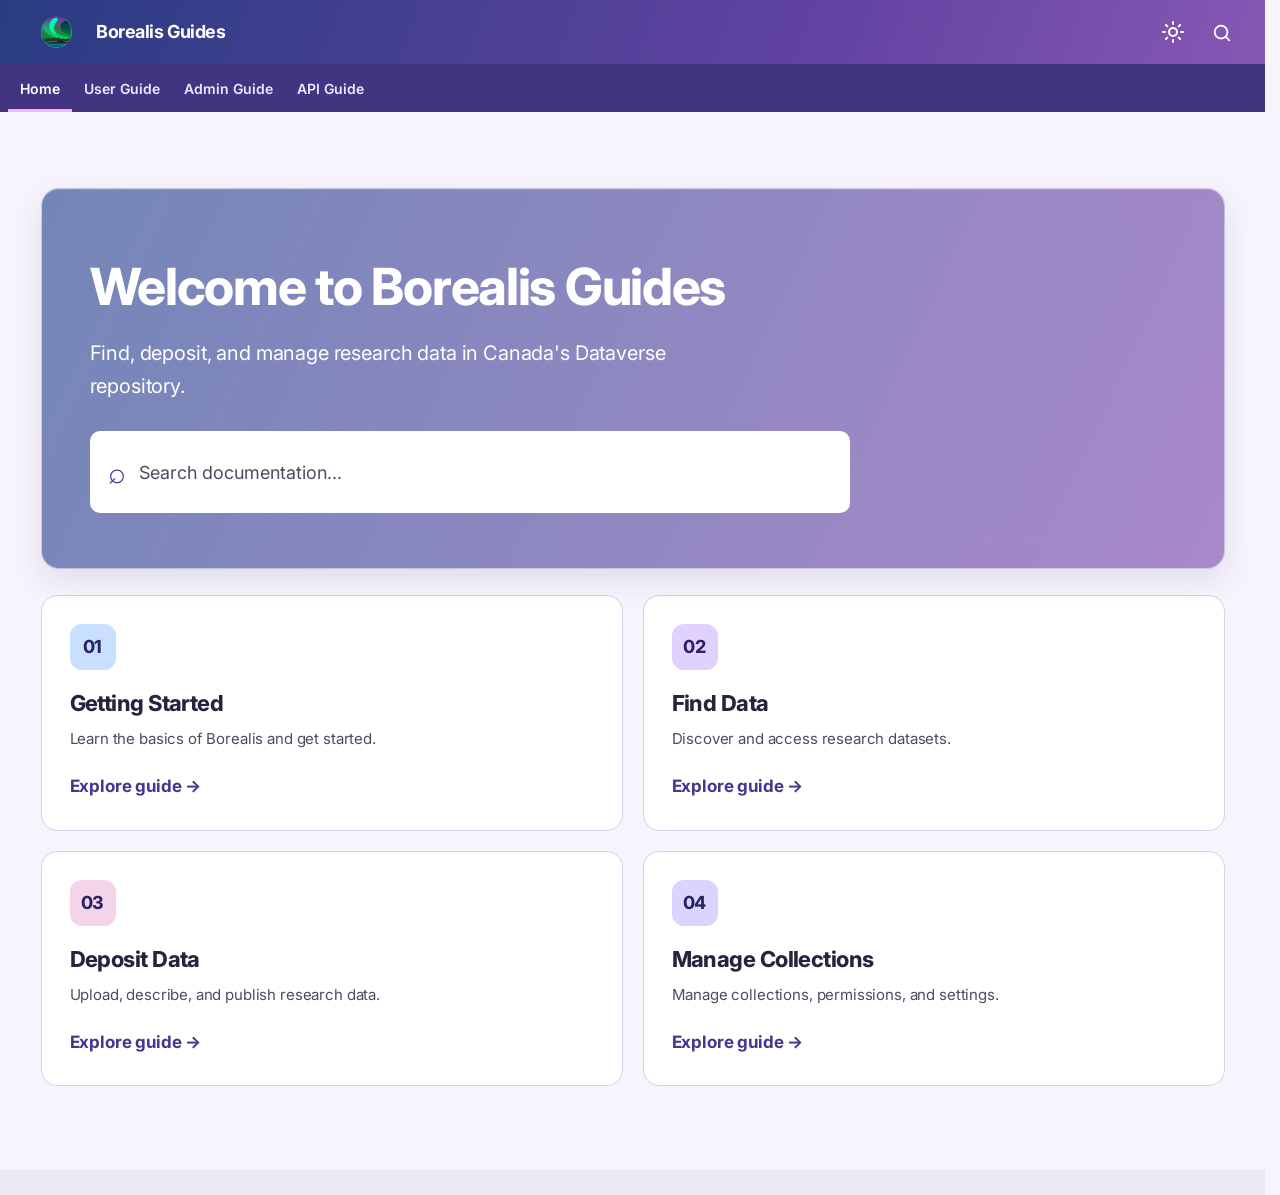
<file: site/index.html>
<!doctype html>
<html lang="en" class="no-js">
  <head>
    
      <meta charset="utf-8">
      <meta name="viewport" content="width=device-width,initial-scale=1">
      
        <meta name="description" content="Documentation for Borealis, the Canadian Dataverse Repository">
      
      
      
        <link rel="canonical" href="https://thisisbillie.github.io/borealis-guide/">
      
      
      
      
        <link rel="next" href="./user-guide/01-getting-started/">
      
      
        
      
      
      <link rel="icon" href="./assets/images/favicon.png">
      <meta name="generator" content="zensical-0.0.74">
    
    
      
        <title>Home - Borealis Guides</title>
      
    
    
      
        
      
      <link rel="stylesheet" href="./assets/stylesheets/modern/main.4ab2de0c.min.css">
      
        
          
        
        <link rel="stylesheet" href="./assets/stylesheets/modern/palette.b60ce83d.min.css">
      
      


    
    
      
    
    
      
        
        
        <link rel="preconnect" href="https://fonts.gstatic.com" crossorigin>
        <link rel="stylesheet" href="https://fonts.googleapis.com/css?family=Inter:300,300i,400,400i,500,500i,700,700i%7CJetBrains+Mono:400,400i,700,700i&amp;display=fallback">
        <style>:root{--md-text-font:"Inter";--md-code-font:"JetBrains Mono"}</style>
      
    
    
      <link rel="stylesheet" href="./stylesheets/extra.css">
    
    <script>__md_scope=new URL(".",location),__md_scope.pathname.endsWith("/")||(__md_scope=new URL(__md_scope.pathname+"/",location)),__md_hash=e=>[...e].reduce(((e,t)=>(e<<5)-e+t.charCodeAt(0)),0),__md_get=(e,t=localStorage,_=__md_scope)=>JSON.parse(t.getItem(_.pathname+"."+e)),__md_set=(e,t,_=localStorage,a=__md_scope)=>{try{_.setItem(a.pathname+"."+e,JSON.stringify(t))}catch(e){}},document.documentElement.setAttribute("data-platform",navigator.platform)</script>
    
      

    
    
  </head>
  
  
    
    
      
    
    
    
    
    <body dir="ltr" data-md-color-scheme="default" data-md-color-primary="custom" data-md-color-accent="custom">
  
    
    <input class="md-toggle" data-md-toggle="drawer" type="checkbox" id="__drawer" autocomplete="off">
    <input class="md-toggle" data-md-toggle="search" type="checkbox" id="__search" autocomplete="off">
    <label class="md-overlay" for="__drawer" aria-hidden="true"></label>
    <div data-md-component="skip">
      <a href="#__skip" class="md-skip">
        Skip to content
      </a>
    </div>
    <div data-md-component="announce">
      
    </div>
    
    
      

<header class="md-header" data-md-component="header">
  <nav class="md-header__inner md-grid" aria-label="Header">
    <a href="" title="Borealis Guides" class="md-header__button md-logo" aria-label="Borealis Guides" data-md-component="logo">
      
  <img src="./images/logo.svg" alt="Borealis Guides">

    </a>
    <label class="md-header__button md-icon" for="__drawer">
      
      <svg xmlns="http://www.w3.org/2000/svg" fill="none" stroke="currentColor" stroke-linecap="round" stroke-linejoin="round" stroke-width="2" class="lucide lucide-menu" viewBox="0 0 24 24"><path d="M4 5h16M4 12h16M4 19h16"/></svg>
      <span class="md-visually-hidden">Navigation</span>
    </label>
    <div class="md-header__title" data-md-component="header-title">
      <div class="md-header__ellipsis">
        <div class="md-header__topic">
          <span class="md-ellipsis">
            Borealis Guides
          </span>
        </div>
        <div class="md-header__topic" data-md-component="header-topic">
          <span class="md-ellipsis">
            
              Home
            
          </span>
        </div>
      </div>
    </div>
    
      
        <form class="md-header__option" data-md-component="palette">
  
    
    
    
    <input class="md-option" data-md-color-media="none" data-md-color-scheme="default" data-md-color-primary="custom" data-md-color-accent="custom"  aria-label="Switch to dark mode"  type="radio" name="__palette" id="__palette_0">
    
      <label class="md-header__button md-icon" title="Switch to dark mode" for="__palette_1" hidden>
        <svg xmlns="http://www.w3.org/2000/svg" fill="none" stroke="currentColor" stroke-linecap="round" stroke-linejoin="round" stroke-width="2" class="lucide lucide-sun" viewBox="0 0 24 24"><circle cx="12" cy="12" r="4"/><path d="M12 2v2M12 20v2M4.93 4.93l1.41 1.41M17.66 17.66l1.41 1.41M2 12h2M20 12h2M6.34 17.66l-1.41 1.41M19.07 4.93l-1.41 1.41"/></svg>
      </label>
    
  
    
    
    
    <input class="md-option" data-md-color-media="none" data-md-color-scheme="slate" data-md-color-primary="custom" data-md-color-accent="custom"  aria-label="Switch to light mode"  type="radio" name="__palette" id="__palette_1">
    
      <label class="md-header__button md-icon" title="Switch to light mode" for="__palette_0" hidden>
        <svg xmlns="http://www.w3.org/2000/svg" fill="none" stroke="currentColor" stroke-linecap="round" stroke-linejoin="round" stroke-width="2" class="lucide lucide-moon" viewBox="0 0 24 24"><path d="M20.985 12.486a9 9 0 1 1-9.473-9.472c.405-.022.617.46.402.803a6 6 0 0 0 8.268 8.268c.344-.215.825-.004.803.401"/></svg>
      </label>
    
  
</form>
      
    
    
      <script>var palette=__md_get("__palette");if(palette&&palette.color){if("(prefers-color-scheme)"===palette.color.media){var media=matchMedia("(prefers-color-scheme: light)"),input=document.querySelector(media.matches?"[data-md-color-media='(prefers-color-scheme: light)']":"[data-md-color-media='(prefers-color-scheme: dark)']");palette.color.media=input.getAttribute("data-md-color-media"),palette.color.scheme=input.getAttribute("data-md-color-scheme"),palette.color.primary=input.getAttribute("data-md-color-primary"),palette.color.accent=input.getAttribute("data-md-color-accent")}for(var[key,value]of Object.entries(palette.color))document.body.setAttribute("data-md-color-"+key,value)}</script>
    
    
    
      
      
        <label class="md-header__button md-icon" for="__search">
          
          <svg xmlns="http://www.w3.org/2000/svg" fill="none" stroke="currentColor" stroke-linecap="round" stroke-linejoin="round" stroke-width="2" class="lucide lucide-search" viewBox="0 0 24 24"><path d="m21 21-4.34-4.34"/><circle cx="11" cy="11" r="8"/></svg>
          <span class="md-visually-hidden">Search</span>
        </label>
        <div class="md-search" data-md-component="search" role="dialog" aria-label="Search">
  <button type="button" class="md-search__button">
    Search
  </button>
</div>
      
    
    <div class="md-header__source">
      
    </div>
  </nav>
  
</header>
    
    <div class="md-container" data-md-component="container">
      
      
        
          
            
<nav class="md-tabs" aria-label="Tabs" data-md-component="tabs">
  <div class="md-grid">
    <ul class="md-tabs__list">
      
        
  
  
  
    
  
  
    <li class="md-tabs__item md-tabs__item--active">
      <a href="" class="md-tabs__link">
        
  
  Home

      </a>
    </li>
  

      
        
  
  
  
  
    
      
      
        
      
        
      
        
      
        
      
        
      
        
      
        
      
        
      
        
      
        
      
        
      
        
      
    
    
    
    
      <li class="md-tabs__item">
        <a href="./user-guide/01-getting-started/" class="md-tabs__link">
          
  
  User Guide

        </a>
      </li>
    
  

      
        
  
  
  
  
    
      
      
        
          
        
      
        
      
        
      
        
      
    
    
    
    
      <li class="md-tabs__item">
        <a href="./admin-guide/index.md" class="md-tabs__link">
          
  
  Admin Guide

        </a>
      </li>
    
  

      
        
  
  
  
  
    
      
      
        
          
        
      
        
      
        
      
        
      
    
    
    
    
      <li class="md-tabs__item">
        <a href="./api-guide/index.md" class="md-tabs__link">
          
  
  API Guide

        </a>
      </li>
    
  

      
    </ul>
  </div>
</nav>
          
        
      
      <main class="md-main" data-md-component="main">
        <div class="md-main__inner md-grid">
          
            
              
                
              
              <div class="md-sidebar md-sidebar--primary" data-md-component="sidebar" data-md-type="navigation" hidden>
                <div class="md-sidebar__scrollwrap">
                  <div class="md-sidebar__inner">
                    


  


<nav class="md-nav md-nav--primary md-nav--lifted" aria-label="Navigation" data-md-level="0">
  <label class="md-nav__title" for="__drawer">
    <a href="" title="Borealis Guides" class="md-nav__button md-logo" aria-label="Borealis Guides" data-md-component="logo">
      
  <img src="./images/logo.svg" alt="Borealis Guides">

    </a>
    Borealis Guides
  </label>
  
  <ul class="md-nav__list" data-md-scrollfix>
    
      
      
  
  
    
  
  
  
    <li class="md-nav__item md-nav__item--active">
      
      
      
      
      
      <a href="" class="md-nav__link md-nav__link--active">
        
  
  
  <span class="md-ellipsis">
    
  
  Home

    
  </span>
  
  

      </a>
      
    </li>
  

    
      
      
  
  
  
  
    
    
      
        
      
        
      
        
      
        
      
        
      
        
      
        
      
        
      
        
      
        
      
        
      
        
      
    
    
    
      
      
        
      
    
    
    <li class="md-nav__item md-nav__item--nested">
      
        
        
        <input class="md-nav__toggle md-toggle " type="checkbox" id="__nav_2" >
        
          
          <label class="md-nav__link" for="__nav_2" id="__nav_2_label" tabindex="0">
            
  
  
  <span class="md-ellipsis">
    
  
  User Guide

    
  </span>
  
  

            <span class="md-nav__icon md-icon"></span>
          </label>
        
        
          <nav class="md-nav" data-md-level="1" aria-labelledby="__nav_2_label" aria-expanded="false">
            <label class="md-nav__title" for="__nav_2">
              <span class="md-nav__icon md-icon"></span>
              
  
  User Guide

            </label>
            <ul class="md-nav__list" data-md-scrollfix>
              
                
                  
  
  
  
  
    <li class="md-nav__item">
      <a href="./user-guide/01-getting-started/" class="md-nav__link">
        
  
  
  <span class="md-ellipsis">
    
  
  Getting Started

    
  </span>
  
  

      </a>
    </li>
  

                
              
                
                  
  
  
  
  
    <li class="md-nav__item">
      <a href="./user-guide/02-user-accounts/" class="md-nav__link">
        
  
  
  <span class="md-ellipsis">
    
  
  User Accounts

    
  </span>
  
  

      </a>
    </li>
  

                
              
                
                  
  
  
  
  
    <li class="md-nav__item">
      <a href="./user-guide/03-finding-exploring/" class="md-nav__link">
        
  
  
  <span class="md-ellipsis">
    
  
  Finding & Exploring Data

    
  </span>
  
  

      </a>
    </li>
  

                
              
                
                  
  
  
  
  
    <li class="md-nav__item">
      <a href="./user-guide/04-downloading-Citing.md" class="md-nav__link">
        
  
  
  <span class="md-ellipsis">
    
  
  Downloading & Citing Data

    
  </span>
  
  

      </a>
    </li>
  

                
              
                
                  
  
  
  
  
    <li class="md-nav__item">
      <a href="./user-guide/05-deposit.md" class="md-nav__link">
        
  
  
  <span class="md-ellipsis">
    
  
  Criteria for Depositing Data

    
  </span>
  
  

      </a>
    </li>
  

                
              
                
                  
  
  
  
  
    <li class="md-nav__item">
      <a href="./user-guide/06-collections.md" class="md-nav__link">
        
  
  
  <span class="md-ellipsis">
    
  
  Collections

    
  </span>
  
  

      </a>
    </li>
  

                
              
                
                  
  
  
  
  
    <li class="md-nav__item">
      <a href="./user-guide/07-datasets.md" class="md-nav__link">
        
  
  
  <span class="md-ellipsis">
    
  
  Datasets

    
  </span>
  
  

      </a>
    </li>
  

                
              
                
                  
  
  
  
  
    <li class="md-nav__item">
      <a href="./user-guide/08-files.md" class="md-nav__link">
        
  
  
  <span class="md-ellipsis">
    
  
  Files

    
  </span>
  
  

      </a>
    </li>
  

                
              
                
                  
  
  
  
  
    <li class="md-nav__item">
      <a href="./user-guide/09-publishing.md" class="md-nav__link">
        
  
  
  <span class="md-ellipsis">
    
  
  Publishing Data

    
  </span>
  
  

      </a>
    </li>
  

                
              
                
                  
  
  
  
  
    <li class="md-nav__item">
      <a href="./user-guide/10-deleting.md" class="md-nav__link">
        
  
  
  <span class="md-ellipsis">
    
  
  Deleting Data

    
  </span>
  
  

      </a>
    </li>
  

                
              
                
                  
  
  
  
  
    <li class="md-nav__item">
      <a href="./user-guide/11-permissions.md" class="md-nav__link">
        
  
  
  <span class="md-ellipsis">
    
  
  Permissions

    
  </span>
  
  

      </a>
    </li>
  

                
              
                
                  
  
  
  
  
    <li class="md-nav__item">
      <a href="./user/guide/12-support.md" class="md-nav__link">
        
  
  
  <span class="md-ellipsis">
    
  
  Support & Additional Resources

    
  </span>
  
  

      </a>
    </li>
  

                
              
            </ul>
          </nav>
        
      
    </li>
  

    
      
      
  
  
  
  
    
    
      
        
          
        
      
        
      
        
      
        
      
    
    
    
      
      
        
      
    
    
    <li class="md-nav__item md-nav__item--nested">
      
        
        
        <input class="md-nav__toggle md-toggle " type="checkbox" id="__nav_3" >
        
          
          <div class="md-nav__link md-nav__container">
            <a href="./admin-guide/index.md" class="md-nav__link ">
              
  
  
  <span class="md-ellipsis">
    
  
  Admin Guide

    
  </span>
  
  

            </a>
            
              
              <label class="md-nav__link " for="__nav_3" id="__nav_3_label" tabindex="0">
                <span class="md-nav__icon md-icon"></span>
              </label>
            
          </div>
        
        
          <nav class="md-nav" data-md-level="1" aria-labelledby="__nav_3_label" aria-expanded="false">
            <label class="md-nav__title" for="__nav_3">
              <span class="md-nav__icon md-icon"></span>
              
  
  Admin Guide

            </label>
            <ul class="md-nav__list" data-md-scrollfix>
              
                
              
                
                  
  
  
  
  
    <li class="md-nav__item">
      <a href="./admin-guide/collections.md" class="md-nav__link">
        
  
  
  <span class="md-ellipsis">
    
  
  Manage Collections

    
  </span>
  
  

      </a>
    </li>
  

                
              
                
                  
  
  
  
  
    <li class="md-nav__item">
      <a href="./admin-guide/users-permissions.md" class="md-nav__link">
        
  
  
  <span class="md-ellipsis">
    
  
  Users & Permissions

    
  </span>
  
  

      </a>
    </li>
  

                
              
                
                  
  
  
  
  
    <li class="md-nav__item">
      <a href="./admin-guide/review-publish.md" class="md-nav__link">
        
  
  
  <span class="md-ellipsis">
    
  
  Review & Publish

    
  </span>
  
  

      </a>
    </li>
  

                
              
            </ul>
          </nav>
        
      
    </li>
  

    
      
      
  
  
  
  
    
    
      
        
          
        
      
        
      
        
      
        
      
    
    
    
      
      
        
      
    
    
    <li class="md-nav__item md-nav__item--nested">
      
        
        
        <input class="md-nav__toggle md-toggle " type="checkbox" id="__nav_4" >
        
          
          <div class="md-nav__link md-nav__container">
            <a href="./api-guide/index.md" class="md-nav__link ">
              
  
  
  <span class="md-ellipsis">
    
  
  API Guide

    
  </span>
  
  

            </a>
            
              
              <label class="md-nav__link " for="__nav_4" id="__nav_4_label" tabindex="0">
                <span class="md-nav__icon md-icon"></span>
              </label>
            
          </div>
        
        
          <nav class="md-nav" data-md-level="1" aria-labelledby="__nav_4_label" aria-expanded="false">
            <label class="md-nav__title" for="__nav_4">
              <span class="md-nav__icon md-icon"></span>
              
  
  API Guide

            </label>
            <ul class="md-nav__list" data-md-scrollfix>
              
                
              
                
                  
  
  
  
  
    <li class="md-nav__item">
      <a href="./api-guide/authentication.md" class="md-nav__link">
        
  
  
  <span class="md-ellipsis">
    
  
  Authentication

    
  </span>
  
  

      </a>
    </li>
  

                
              
                
                  
  
  
  
  
    <li class="md-nav__item">
      <a href="./api-guide/native-api.md" class="md-nav__link">
        
  
  
  <span class="md-ellipsis">
    
  
  Native API

    
  </span>
  
  

      </a>
    </li>
  

                
              
                
                  
  
  
  
  
    <li class="md-nav__item">
      <a href="./api-guide/search-api.md" class="md-nav__link">
        
  
  
  <span class="md-ellipsis">
    
  
  Search API

    
  </span>
  
  

      </a>
    </li>
  

                
              
            </ul>
          </nav>
        
      
    </li>
  

    
  </ul>
</nav>
                  </div>
                </div>
              </div>
            
            
              
                
              
              <div class="md-sidebar md-sidebar--secondary" data-md-component="sidebar" data-md-type="toc" hidden>
                <div class="md-sidebar__scrollwrap">
                  
                    
                    
                    
                    
                  
                  <div class="md-sidebar__inner">
                    


<nav class="md-nav md-nav--secondary" aria-label="On this page">
  
  
  
  
</nav>
                  </div>
                </div>
              </div>
            
          
          
            <div class="md-content" data-md-component="content">
              
                

  



  


              
              <article class="md-content__inner md-typeset">
                <a id="__skip" tabindex="-1"></a>
                
                  


<div class="borealis-home">

  <section class="borealis-hero">
    <h1> Welcome to Borealis Guides</h1>

    <p class="hero-description">
      Find, deposit, and manage research data in
      Canada's Dataverse repository.
    </p>

    <label class="hero-search">
      <span class="hero-search-icon">⌕</span>
      <input
        type="search"
        placeholder="Search documentation..."
        aria-label="Search documentation"
        readonly
        onclick="document.querySelector('.md-search__input')?.focus(); document.querySelector('[data-md-component=search]')?.classList.add('md-search--active');"
      >
    </label>
  </section>

  <section class="borealis-cards">

    <a class="borealis-card" href="getting-started/">
      <span class="card-icon blue">01</span>
      <h2>Getting Started</h2>
      <p>Learn the basics of Borealis and get started.</p>
      <span class="card-link">Explore guide →</span>
    </a>

    <a class="borealis-card" href="find-data/">
      <span class="card-icon purple">02</span>
      <h2>Find Data</h2>
      <p>Discover and access research datasets.</p>
      <span class="card-link">Explore guide →</span>
    </a>

    <a class="borealis-card" href="deposit-data/">
      <span class="card-icon pink">03</span>
      <h2>Deposit Data</h2>
      <p>Upload, describe, and publish research data.</p>
      <span class="card-link">Explore guide →</span>
    </a>

    <a class="borealis-card" href="manage-collections/">
      <span class="card-icon violet">04</span>
      <h2>Manage Collections</h2>
      <p>Manage collections, permissions, and settings.</p>
      <span class="card-link">Explore guide →</span>
    </a>

  </section>
</div>

  









  
  




  



                
              </article>
            </div>
          
          
<script>var target=document.getElementById(location.hash.slice(1));target&&target.name&&(target.checked=target.name.startsWith("__tabbed_"))</script>
        </div>
        
          <button type="button" class="md-top md-icon" data-md-component="top" hidden>
  
  <svg xmlns="http://www.w3.org/2000/svg" fill="none" stroke="currentColor" stroke-linecap="round" stroke-linejoin="round" stroke-width="2" class="lucide lucide-circle-arrow-up" viewBox="0 0 24 24"><circle cx="12" cy="12" r="10"/><path d="m16 12-4-4-4 4M12 16V8"/></svg>
  Back to top
</button>
        
      </main>
      
        <footer class="md-footer">
  
  <div class="md-footer-meta md-typeset">
    <div class="md-footer-meta__inner md-grid">
      <div class="md-copyright">
  
  
</div>
      
    </div>
  </div>
</footer>
      
    </div>
    <div class="md-dialog" data-md-component="dialog" role="status" aria-atomic="true">
      <div class="md-dialog__inner md-typeset"></div>
    </div>
    
    
    
      
      
      
      
        
        
      <script id="__config" type="application/json">{"annotate":null,"base":".","features":["navigation.tabs","navigation.instant","header.autohide","navigation.sections","navigation.path","navigation.tracking","navigation.indexes","toc.follow","navigation.top","search.suggest","search.highlight","content.code.copy","content.action.edit","content.action.view"],"redirect":null,"search":"./assets/javascripts/workers/search.719e0d91.min.js","tags":null,"translations":{"clipboard.copied":"Copied to clipboard","clipboard.copy":"Copy to clipboard","clipboard.error":"Could not copy to clipboard","search.result.more.one":"1 more on this page","search.result.more.other":"# more on this page","search.result.none":"No matching documents","search.result.one":"1 matching document","search.result.other":"# matching documents","search.result.placeholder":"Type to start searching","search.result.term.missing":"Missing","select.version":"Select version"},"version":null}</script>
    
    
      <script src="./assets/javascripts/bundle.d31f0ffa.min.js"></script>
      
    
  </body>
</html>
</file>
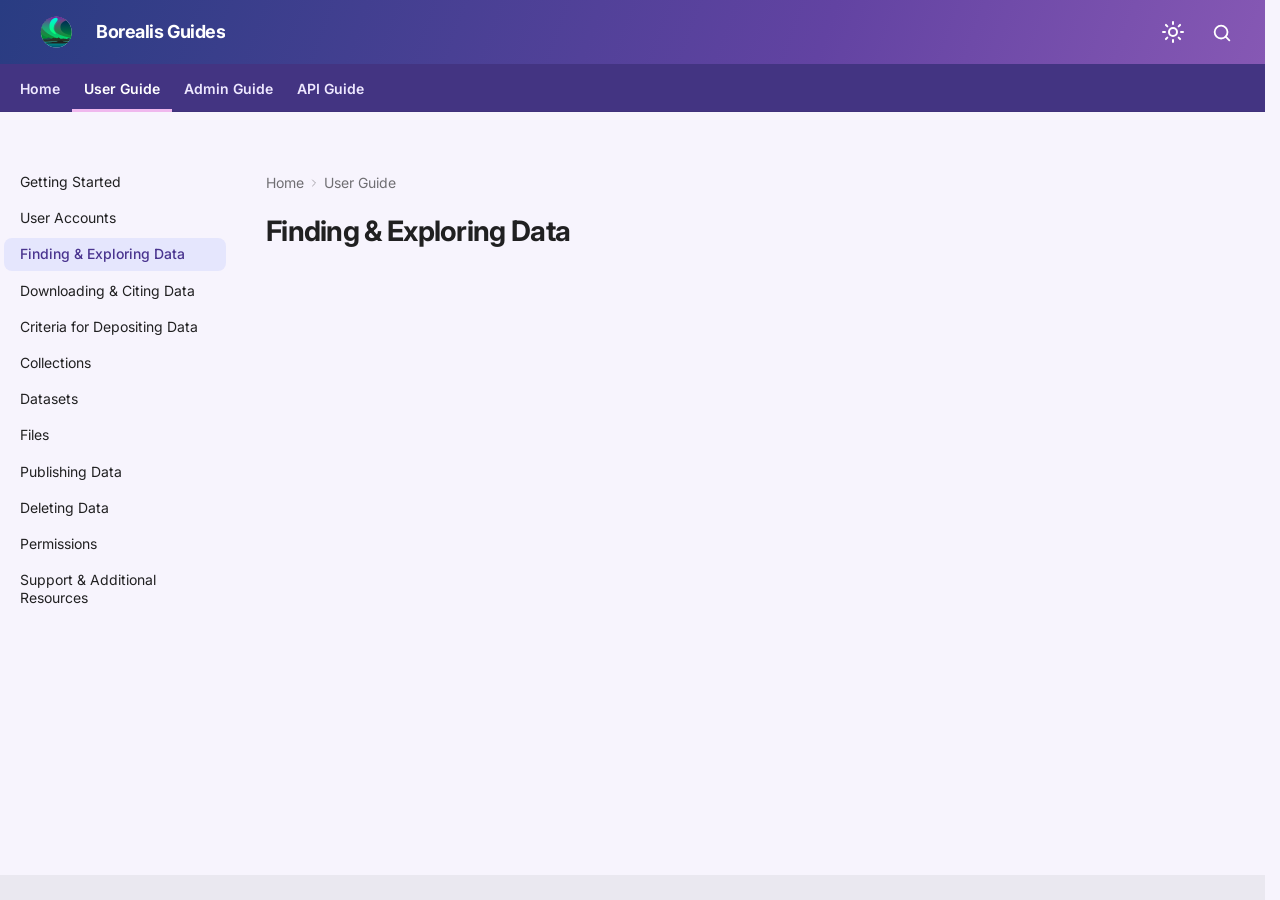
<file: site/user-guide/03-finding-exploring/index.html>
<!doctype html>
<html lang="en" class="no-js">
  <head>
    
      <meta charset="utf-8">
      <meta name="viewport" content="width=device-width,initial-scale=1">
      
        <meta name="description" content="Documentation for Borealis, the Canadian Dataverse Repository">
      
      
      
        <link rel="canonical" href="https://thisisbillie.github.io/borealis-guide/user-guide/03-finding-exploring/">
      
      
      
        <link rel="prev" href="../02-user-accounts/">
      
      
        <link rel="next" href="../04-downloading-Citing.md">
      
      
        
      
      
      <link rel="icon" href="../../assets/images/favicon.png">
      <meta name="generator" content="zensical-0.0.74">
    
    
      
        <title>Finding & Exploring Data - Borealis Guides</title>
      
    
    
      
        
      
      <link rel="stylesheet" href="../../assets/stylesheets/modern/main.4ab2de0c.min.css">
      
        
          
        
        <link rel="stylesheet" href="../../assets/stylesheets/modern/palette.b60ce83d.min.css">
      
      


    
    
      
    
    
      
        
        
        <link rel="preconnect" href="https://fonts.gstatic.com" crossorigin>
        <link rel="stylesheet" href="https://fonts.googleapis.com/css?family=Inter:300,300i,400,400i,500,500i,700,700i%7CJetBrains+Mono:400,400i,700,700i&amp;display=fallback">
        <style>:root{--md-text-font:"Inter";--md-code-font:"JetBrains Mono"}</style>
      
    
    
      <link rel="stylesheet" href="../../stylesheets/extra.css">
    
    <script>__md_scope=new URL("../..",location),__md_scope.pathname.endsWith("/")||(__md_scope=new URL(__md_scope.pathname+"/",location)),__md_hash=e=>[...e].reduce(((e,t)=>(e<<5)-e+t.charCodeAt(0)),0),__md_get=(e,t=localStorage,_=__md_scope)=>JSON.parse(t.getItem(_.pathname+"."+e)),__md_set=(e,t,_=localStorage,a=__md_scope)=>{try{_.setItem(a.pathname+"."+e,JSON.stringify(t))}catch(e){}},document.documentElement.setAttribute("data-platform",navigator.platform)</script>
    
      

    
    
  </head>
  
  
    
    
      
    
    
    
    
    <body dir="ltr" data-md-color-scheme="default" data-md-color-primary="custom" data-md-color-accent="custom">
  
    
    <input class="md-toggle" data-md-toggle="drawer" type="checkbox" id="__drawer" autocomplete="off">
    <input class="md-toggle" data-md-toggle="search" type="checkbox" id="__search" autocomplete="off">
    <label class="md-overlay" for="__drawer" aria-hidden="true"></label>
    <div data-md-component="skip">
      <a href="#__skip" class="md-skip">
        Skip to content
      </a>
    </div>
    <div data-md-component="announce">
      
    </div>
    
    
      

<header class="md-header" data-md-component="header">
  <nav class="md-header__inner md-grid" aria-label="Header">
    <a href="../.." title="Borealis Guides" class="md-header__button md-logo" aria-label="Borealis Guides" data-md-component="logo">
      
  <img src="../../images/logo.svg" alt="Borealis Guides">

    </a>
    <label class="md-header__button md-icon" for="__drawer">
      
      <svg xmlns="http://www.w3.org/2000/svg" fill="none" stroke="currentColor" stroke-linecap="round" stroke-linejoin="round" stroke-width="2" class="lucide lucide-menu" viewBox="0 0 24 24"><path d="M4 5h16M4 12h16M4 19h16"/></svg>
      <span class="md-visually-hidden">Navigation</span>
    </label>
    <div class="md-header__title" data-md-component="header-title">
      <div class="md-header__ellipsis">
        <div class="md-header__topic">
          <span class="md-ellipsis">
            Borealis Guides
          </span>
        </div>
        <div class="md-header__topic" data-md-component="header-topic">
          <span class="md-ellipsis">
            
              Finding & Exploring Data
            
          </span>
        </div>
      </div>
    </div>
    
      
        <form class="md-header__option" data-md-component="palette">
  
    
    
    
    <input class="md-option" data-md-color-media="none" data-md-color-scheme="default" data-md-color-primary="custom" data-md-color-accent="custom"  aria-label="Switch to dark mode"  type="radio" name="__palette" id="__palette_0">
    
      <label class="md-header__button md-icon" title="Switch to dark mode" for="__palette_1" hidden>
        <svg xmlns="http://www.w3.org/2000/svg" fill="none" stroke="currentColor" stroke-linecap="round" stroke-linejoin="round" stroke-width="2" class="lucide lucide-sun" viewBox="0 0 24 24"><circle cx="12" cy="12" r="4"/><path d="M12 2v2M12 20v2M4.93 4.93l1.41 1.41M17.66 17.66l1.41 1.41M2 12h2M20 12h2M6.34 17.66l-1.41 1.41M19.07 4.93l-1.41 1.41"/></svg>
      </label>
    
  
    
    
    
    <input class="md-option" data-md-color-media="none" data-md-color-scheme="slate" data-md-color-primary="custom" data-md-color-accent="custom"  aria-label="Switch to light mode"  type="radio" name="__palette" id="__palette_1">
    
      <label class="md-header__button md-icon" title="Switch to light mode" for="__palette_0" hidden>
        <svg xmlns="http://www.w3.org/2000/svg" fill="none" stroke="currentColor" stroke-linecap="round" stroke-linejoin="round" stroke-width="2" class="lucide lucide-moon" viewBox="0 0 24 24"><path d="M20.985 12.486a9 9 0 1 1-9.473-9.472c.405-.022.617.46.402.803a6 6 0 0 0 8.268 8.268c.344-.215.825-.004.803.401"/></svg>
      </label>
    
  
</form>
      
    
    
      <script>var palette=__md_get("__palette");if(palette&&palette.color){if("(prefers-color-scheme)"===palette.color.media){var media=matchMedia("(prefers-color-scheme: light)"),input=document.querySelector(media.matches?"[data-md-color-media='(prefers-color-scheme: light)']":"[data-md-color-media='(prefers-color-scheme: dark)']");palette.color.media=input.getAttribute("data-md-color-media"),palette.color.scheme=input.getAttribute("data-md-color-scheme"),palette.color.primary=input.getAttribute("data-md-color-primary"),palette.color.accent=input.getAttribute("data-md-color-accent")}for(var[key,value]of Object.entries(palette.color))document.body.setAttribute("data-md-color-"+key,value)}</script>
    
    
    
      
      
        <label class="md-header__button md-icon" for="__search">
          
          <svg xmlns="http://www.w3.org/2000/svg" fill="none" stroke="currentColor" stroke-linecap="round" stroke-linejoin="round" stroke-width="2" class="lucide lucide-search" viewBox="0 0 24 24"><path d="m21 21-4.34-4.34"/><circle cx="11" cy="11" r="8"/></svg>
          <span class="md-visually-hidden">Search</span>
        </label>
        <div class="md-search" data-md-component="search" role="dialog" aria-label="Search">
  <button type="button" class="md-search__button">
    Search
  </button>
</div>
      
    
    <div class="md-header__source">
      
    </div>
  </nav>
  
</header>
    
    <div class="md-container" data-md-component="container">
      
      
        
          
            
<nav class="md-tabs" aria-label="Tabs" data-md-component="tabs">
  <div class="md-grid">
    <ul class="md-tabs__list">
      
        
  
  
  
  
    <li class="md-tabs__item">
      <a href="../.." class="md-tabs__link">
        
  
  Home

      </a>
    </li>
  

      
        
  
  
  
    
  
  
    
      
      
        
      
        
      
        
      
        
      
        
      
        
      
        
      
        
      
        
      
        
      
        
      
        
      
    
    
    
    
      <li class="md-tabs__item md-tabs__item--active">
        <a href="../01-getting-started/" class="md-tabs__link">
          
  
  User Guide

        </a>
      </li>
    
  

      
        
  
  
  
  
    
      
      
        
          
        
      
        
      
        
      
        
      
    
    
    
    
      <li class="md-tabs__item">
        <a href="../../admin-guide/index.md" class="md-tabs__link">
          
  
  Admin Guide

        </a>
      </li>
    
  

      
        
  
  
  
  
    
      
      
        
          
        
      
        
      
        
      
        
      
    
    
    
    
      <li class="md-tabs__item">
        <a href="../../api-guide/index.md" class="md-tabs__link">
          
  
  API Guide

        </a>
      </li>
    
  

      
    </ul>
  </div>
</nav>
          
        
      
      <main class="md-main" data-md-component="main">
        <div class="md-main__inner md-grid">
          
            
              
              <div class="md-sidebar md-sidebar--primary" data-md-component="sidebar" data-md-type="navigation" >
                <div class="md-sidebar__scrollwrap">
                  <div class="md-sidebar__inner">
                    


  


<nav class="md-nav md-nav--primary md-nav--lifted" aria-label="Navigation" data-md-level="0">
  <label class="md-nav__title" for="__drawer">
    <a href="../.." title="Borealis Guides" class="md-nav__button md-logo" aria-label="Borealis Guides" data-md-component="logo">
      
  <img src="../../images/logo.svg" alt="Borealis Guides">

    </a>
    Borealis Guides
  </label>
  
  <ul class="md-nav__list" data-md-scrollfix>
    
      
      
  
  
  
  
    <li class="md-nav__item">
      <a href="../.." class="md-nav__link">
        
  
  
  <span class="md-ellipsis">
    
  
  Home

    
  </span>
  
  

      </a>
    </li>
  

    
      
      
  
  
    
  
  
  
    
    
      
        
      
        
      
        
      
        
      
        
      
        
      
        
      
        
      
        
      
        
      
        
      
        
      
    
    
    
      
        
        
      
      
        
      
    
    
    <li class="md-nav__item md-nav__item--active md-nav__item--section md-nav__item--nested">
      
        
        
        <input class="md-nav__toggle md-toggle " type="checkbox" id="__nav_2" checked>
        
          
          <label class="md-nav__link" for="__nav_2" id="__nav_2_label" tabindex="">
            
  
  
  <span class="md-ellipsis">
    
  
  User Guide

    
  </span>
  
  

            <span class="md-nav__icon md-icon"></span>
          </label>
        
        
          <nav class="md-nav" data-md-level="1" aria-labelledby="__nav_2_label" aria-expanded="true">
            <label class="md-nav__title" for="__nav_2">
              <span class="md-nav__icon md-icon"></span>
              
  
  User Guide

            </label>
            <ul class="md-nav__list" data-md-scrollfix>
              
                
                  
  
  
  
  
    <li class="md-nav__item">
      <a href="../01-getting-started/" class="md-nav__link">
        
  
  
  <span class="md-ellipsis">
    
  
  Getting Started

    
  </span>
  
  

      </a>
    </li>
  

                
              
                
                  
  
  
  
  
    <li class="md-nav__item">
      <a href="../02-user-accounts/" class="md-nav__link">
        
  
  
  <span class="md-ellipsis">
    
  
  User Accounts

    
  </span>
  
  

      </a>
    </li>
  

                
              
                
                  
  
  
    
  
  
  
    <li class="md-nav__item md-nav__item--active">
      
      
      
      
      
      <a href="././" class="md-nav__link md-nav__link--active">
        
  
  
  <span class="md-ellipsis">
    
  
  Finding & Exploring Data

    
  </span>
  
  

      </a>
      
    </li>
  

                
              
                
                  
  
  
  
  
    <li class="md-nav__item">
      <a href="../04-downloading-Citing.md" class="md-nav__link">
        
  
  
  <span class="md-ellipsis">
    
  
  Downloading & Citing Data

    
  </span>
  
  

      </a>
    </li>
  

                
              
                
                  
  
  
  
  
    <li class="md-nav__item">
      <a href="../05-deposit.md" class="md-nav__link">
        
  
  
  <span class="md-ellipsis">
    
  
  Criteria for Depositing Data

    
  </span>
  
  

      </a>
    </li>
  

                
              
                
                  
  
  
  
  
    <li class="md-nav__item">
      <a href="../06-collections.md" class="md-nav__link">
        
  
  
  <span class="md-ellipsis">
    
  
  Collections

    
  </span>
  
  

      </a>
    </li>
  

                
              
                
                  
  
  
  
  
    <li class="md-nav__item">
      <a href="../07-datasets.md" class="md-nav__link">
        
  
  
  <span class="md-ellipsis">
    
  
  Datasets

    
  </span>
  
  

      </a>
    </li>
  

                
              
                
                  
  
  
  
  
    <li class="md-nav__item">
      <a href="../08-files.md" class="md-nav__link">
        
  
  
  <span class="md-ellipsis">
    
  
  Files

    
  </span>
  
  

      </a>
    </li>
  

                
              
                
                  
  
  
  
  
    <li class="md-nav__item">
      <a href="../09-publishing.md" class="md-nav__link">
        
  
  
  <span class="md-ellipsis">
    
  
  Publishing Data

    
  </span>
  
  

      </a>
    </li>
  

                
              
                
                  
  
  
  
  
    <li class="md-nav__item">
      <a href="../10-deleting.md" class="md-nav__link">
        
  
  
  <span class="md-ellipsis">
    
  
  Deleting Data

    
  </span>
  
  

      </a>
    </li>
  

                
              
                
                  
  
  
  
  
    <li class="md-nav__item">
      <a href="../11-permissions.md" class="md-nav__link">
        
  
  
  <span class="md-ellipsis">
    
  
  Permissions

    
  </span>
  
  

      </a>
    </li>
  

                
              
                
                  
  
  
  
  
    <li class="md-nav__item">
      <a href="../../user/guide/12-support.md" class="md-nav__link">
        
  
  
  <span class="md-ellipsis">
    
  
  Support & Additional Resources

    
  </span>
  
  

      </a>
    </li>
  

                
              
            </ul>
          </nav>
        
      
    </li>
  

    
      
      
  
  
  
  
    
    
      
        
          
        
      
        
      
        
      
        
      
    
    
    
      
      
        
      
    
    
    <li class="md-nav__item md-nav__item--nested">
      
        
        
        <input class="md-nav__toggle md-toggle " type="checkbox" id="__nav_3" >
        
          
          <div class="md-nav__link md-nav__container">
            <a href="../../admin-guide/index.md" class="md-nav__link ">
              
  
  
  <span class="md-ellipsis">
    
  
  Admin Guide

    
  </span>
  
  

            </a>
            
              
              <label class="md-nav__link " for="__nav_3" id="__nav_3_label" tabindex="0">
                <span class="md-nav__icon md-icon"></span>
              </label>
            
          </div>
        
        
          <nav class="md-nav" data-md-level="1" aria-labelledby="__nav_3_label" aria-expanded="false">
            <label class="md-nav__title" for="__nav_3">
              <span class="md-nav__icon md-icon"></span>
              
  
  Admin Guide

            </label>
            <ul class="md-nav__list" data-md-scrollfix>
              
                
              
                
                  
  
  
  
  
    <li class="md-nav__item">
      <a href="../../admin-guide/collections.md" class="md-nav__link">
        
  
  
  <span class="md-ellipsis">
    
  
  Manage Collections

    
  </span>
  
  

      </a>
    </li>
  

                
              
                
                  
  
  
  
  
    <li class="md-nav__item">
      <a href="../../admin-guide/users-permissions.md" class="md-nav__link">
        
  
  
  <span class="md-ellipsis">
    
  
  Users & Permissions

    
  </span>
  
  

      </a>
    </li>
  

                
              
                
                  
  
  
  
  
    <li class="md-nav__item">
      <a href="../../admin-guide/review-publish.md" class="md-nav__link">
        
  
  
  <span class="md-ellipsis">
    
  
  Review & Publish

    
  </span>
  
  

      </a>
    </li>
  

                
              
            </ul>
          </nav>
        
      
    </li>
  

    
      
      
  
  
  
  
    
    
      
        
          
        
      
        
      
        
      
        
      
    
    
    
      
      
        
      
    
    
    <li class="md-nav__item md-nav__item--nested">
      
        
        
        <input class="md-nav__toggle md-toggle " type="checkbox" id="__nav_4" >
        
          
          <div class="md-nav__link md-nav__container">
            <a href="../../api-guide/index.md" class="md-nav__link ">
              
  
  
  <span class="md-ellipsis">
    
  
  API Guide

    
  </span>
  
  

            </a>
            
              
              <label class="md-nav__link " for="__nav_4" id="__nav_4_label" tabindex="0">
                <span class="md-nav__icon md-icon"></span>
              </label>
            
          </div>
        
        
          <nav class="md-nav" data-md-level="1" aria-labelledby="__nav_4_label" aria-expanded="false">
            <label class="md-nav__title" for="__nav_4">
              <span class="md-nav__icon md-icon"></span>
              
  
  API Guide

            </label>
            <ul class="md-nav__list" data-md-scrollfix>
              
                
              
                
                  
  
  
  
  
    <li class="md-nav__item">
      <a href="../../api-guide/authentication.md" class="md-nav__link">
        
  
  
  <span class="md-ellipsis">
    
  
  Authentication

    
  </span>
  
  

      </a>
    </li>
  

                
              
                
                  
  
  
  
  
    <li class="md-nav__item">
      <a href="../../api-guide/native-api.md" class="md-nav__link">
        
  
  
  <span class="md-ellipsis">
    
  
  Native API

    
  </span>
  
  

      </a>
    </li>
  

                
              
                
                  
  
  
  
  
    <li class="md-nav__item">
      <a href="../../api-guide/search-api.md" class="md-nav__link">
        
  
  
  <span class="md-ellipsis">
    
  
  Search API

    
  </span>
  
  

      </a>
    </li>
  

                
              
            </ul>
          </nav>
        
      
    </li>
  

    
  </ul>
</nav>
                  </div>
                </div>
              </div>
            
            
              
              <div class="md-sidebar md-sidebar--secondary" data-md-component="sidebar" data-md-type="toc" >
                <div class="md-sidebar__scrollwrap">
                  
                    
                    
                    
                    
                  
                  <div class="md-sidebar__inner">
                    


<nav class="md-nav md-nav--secondary" aria-label="On this page">
  
  
  
  
</nav>
                  </div>
                </div>
              </div>
            
          
          
            <div class="md-content" data-md-component="content">
              
                



  


  <nav class="md-path" aria-label="Navigation" >
    <ol class="md-path__list">
      
        
  
  
    <li class="md-path__item">
      <a href="../.." class="md-path__link">
        
  
  <span class="md-ellipsis">
    Home
  </span>

      </a>
    </li>
  

      
      
        
  
  
    
    
      
        
      
        
      
        
      
        
      
        
      
        
      
        
      
        
      
        
      
        
      
        
      
        
      
    
    
    
    
      <li class="md-path__item">
        <a href="../01-getting-started/" class="md-path__link">
          
  
  <span class="md-ellipsis">
    User Guide
  </span>

        </a>
      </li>
    
  

      
    </ol>
  </nav>

              
              <article class="md-content__inner md-typeset">
                <a id="__skip" tabindex="-1"></a>
                
                  


  <h1>Finding & Exploring Data</h1>
















                
              </article>
            </div>
          
          
<script>var target=document.getElementById(location.hash.slice(1));target&&target.name&&(target.checked=target.name.startsWith("__tabbed_"))</script>
        </div>
        
          <button type="button" class="md-top md-icon" data-md-component="top" hidden>
  
  <svg xmlns="http://www.w3.org/2000/svg" fill="none" stroke="currentColor" stroke-linecap="round" stroke-linejoin="round" stroke-width="2" class="lucide lucide-circle-arrow-up" viewBox="0 0 24 24"><circle cx="12" cy="12" r="10"/><path d="m16 12-4-4-4 4M12 16V8"/></svg>
  Back to top
</button>
        
      </main>
      
        <footer class="md-footer">
  
  <div class="md-footer-meta md-typeset">
    <div class="md-footer-meta__inner md-grid">
      <div class="md-copyright">
  
  
</div>
      
    </div>
  </div>
</footer>
      
    </div>
    <div class="md-dialog" data-md-component="dialog" role="status" aria-atomic="true">
      <div class="md-dialog__inner md-typeset"></div>
    </div>
    
    
    
      
      
      
      
        
        
      <script id="__config" type="application/json">{"annotate":null,"base":"../..","features":["navigation.tabs","navigation.instant","header.autohide","navigation.sections","navigation.path","navigation.tracking","navigation.indexes","toc.follow","navigation.top","search.suggest","search.highlight","content.code.copy","content.action.edit","content.action.view"],"redirect":null,"search":"../../assets/javascripts/workers/search.719e0d91.min.js","tags":null,"translations":{"clipboard.copied":"Copied to clipboard","clipboard.copy":"Copy to clipboard","clipboard.error":"Could not copy to clipboard","search.result.more.one":"1 more on this page","search.result.more.other":"# more on this page","search.result.none":"No matching documents","search.result.one":"1 matching document","search.result.other":"# matching documents","search.result.placeholder":"Type to start searching","search.result.term.missing":"Missing","select.version":"Select version"},"version":null}</script>
    
    
      <script src="../../assets/javascripts/bundle.d31f0ffa.min.js"></script>
      
    
  </body>
</html>
</file>
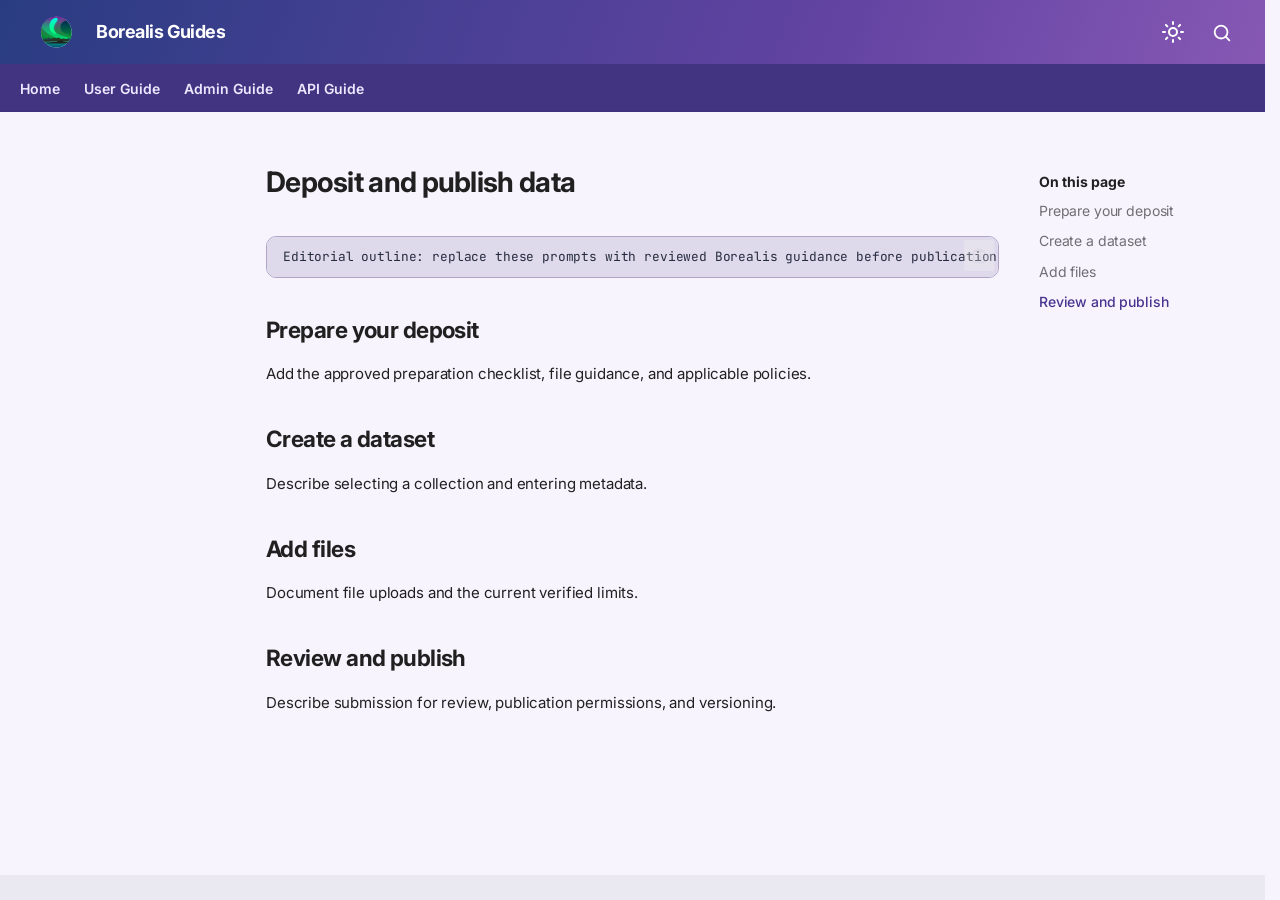
<file: site/user-guide/04-downloading-citing/index.html>
<!doctype html>
<html lang="en" class="no-js">
  <head>
    
      <meta charset="utf-8">
      <meta name="viewport" content="width=device-width,initial-scale=1">
      
        <meta name="description" content="Documentation for Borealis, the Canadian Dataverse Repository">
      
      
      
        <link rel="canonical" href="https://thisisbillie.github.io/borealis-guide/user-guide/04-downloading-citing/">
      
      
      
      
      
        
      
      
      <link rel="icon" href="../../assets/images/favicon.png">
      <meta name="generator" content="zensical-0.0.74">
    
    
      
        <title>Deposit and publish data - Borealis Guides</title>
      
    
    
      
        
      
      <link rel="stylesheet" href="../../assets/stylesheets/modern/main.4ab2de0c.min.css">
      
        
          
        
        <link rel="stylesheet" href="../../assets/stylesheets/modern/palette.b60ce83d.min.css">
      
      


    
    
      
    
    
      
        
        
        <link rel="preconnect" href="https://fonts.gstatic.com" crossorigin>
        <link rel="stylesheet" href="https://fonts.googleapis.com/css?family=Inter:300,300i,400,400i,500,500i,700,700i%7CJetBrains+Mono:400,400i,700,700i&amp;display=fallback">
        <style>:root{--md-text-font:"Inter";--md-code-font:"JetBrains Mono"}</style>
      
    
    
      <link rel="stylesheet" href="../../stylesheets/extra.css">
    
    <script>__md_scope=new URL("../..",location),__md_scope.pathname.endsWith("/")||(__md_scope=new URL(__md_scope.pathname+"/",location)),__md_hash=e=>[...e].reduce(((e,t)=>(e<<5)-e+t.charCodeAt(0)),0),__md_get=(e,t=localStorage,_=__md_scope)=>JSON.parse(t.getItem(_.pathname+"."+e)),__md_set=(e,t,_=localStorage,a=__md_scope)=>{try{_.setItem(a.pathname+"."+e,JSON.stringify(t))}catch(e){}},document.documentElement.setAttribute("data-platform",navigator.platform)</script>
    
      

    
    
  </head>
  
  
    
    
      
    
    
    
    
    <body dir="ltr" data-md-color-scheme="default" data-md-color-primary="custom" data-md-color-accent="custom">
  
    
    <input class="md-toggle" data-md-toggle="drawer" type="checkbox" id="__drawer" autocomplete="off">
    <input class="md-toggle" data-md-toggle="search" type="checkbox" id="__search" autocomplete="off">
    <label class="md-overlay" for="__drawer" aria-hidden="true"></label>
    <div data-md-component="skip">
      <a href="#__skip" class="md-skip">
        Skip to content
      </a>
    </div>
    <div data-md-component="announce">
      
    </div>
    
    
      

<header class="md-header" data-md-component="header">
  <nav class="md-header__inner md-grid" aria-label="Header">
    <a href="../.." title="Borealis Guides" class="md-header__button md-logo" aria-label="Borealis Guides" data-md-component="logo">
      
  <img src="../../images/logo.svg" alt="Borealis Guides">

    </a>
    <label class="md-header__button md-icon" for="__drawer">
      
      <svg xmlns="http://www.w3.org/2000/svg" fill="none" stroke="currentColor" stroke-linecap="round" stroke-linejoin="round" stroke-width="2" class="lucide lucide-menu" viewBox="0 0 24 24"><path d="M4 5h16M4 12h16M4 19h16"/></svg>
      <span class="md-visually-hidden">Navigation</span>
    </label>
    <div class="md-header__title" data-md-component="header-title">
      <div class="md-header__ellipsis">
        <div class="md-header__topic">
          <span class="md-ellipsis">
            Borealis Guides
          </span>
        </div>
        <div class="md-header__topic" data-md-component="header-topic">
          <span class="md-ellipsis">
            
              Deposit and publish data
            
          </span>
        </div>
      </div>
    </div>
    
      
        <form class="md-header__option" data-md-component="palette">
  
    
    
    
    <input class="md-option" data-md-color-media="none" data-md-color-scheme="default" data-md-color-primary="custom" data-md-color-accent="custom"  aria-label="Switch to dark mode"  type="radio" name="__palette" id="__palette_0">
    
      <label class="md-header__button md-icon" title="Switch to dark mode" for="__palette_1" hidden>
        <svg xmlns="http://www.w3.org/2000/svg" fill="none" stroke="currentColor" stroke-linecap="round" stroke-linejoin="round" stroke-width="2" class="lucide lucide-sun" viewBox="0 0 24 24"><circle cx="12" cy="12" r="4"/><path d="M12 2v2M12 20v2M4.93 4.93l1.41 1.41M17.66 17.66l1.41 1.41M2 12h2M20 12h2M6.34 17.66l-1.41 1.41M19.07 4.93l-1.41 1.41"/></svg>
      </label>
    
  
    
    
    
    <input class="md-option" data-md-color-media="none" data-md-color-scheme="slate" data-md-color-primary="custom" data-md-color-accent="custom"  aria-label="Switch to light mode"  type="radio" name="__palette" id="__palette_1">
    
      <label class="md-header__button md-icon" title="Switch to light mode" for="__palette_0" hidden>
        <svg xmlns="http://www.w3.org/2000/svg" fill="none" stroke="currentColor" stroke-linecap="round" stroke-linejoin="round" stroke-width="2" class="lucide lucide-moon" viewBox="0 0 24 24"><path d="M20.985 12.486a9 9 0 1 1-9.473-9.472c.405-.022.617.46.402.803a6 6 0 0 0 8.268 8.268c.344-.215.825-.004.803.401"/></svg>
      </label>
    
  
</form>
      
    
    
      <script>var palette=__md_get("__palette");if(palette&&palette.color){if("(prefers-color-scheme)"===palette.color.media){var media=matchMedia("(prefers-color-scheme: light)"),input=document.querySelector(media.matches?"[data-md-color-media='(prefers-color-scheme: light)']":"[data-md-color-media='(prefers-color-scheme: dark)']");palette.color.media=input.getAttribute("data-md-color-media"),palette.color.scheme=input.getAttribute("data-md-color-scheme"),palette.color.primary=input.getAttribute("data-md-color-primary"),palette.color.accent=input.getAttribute("data-md-color-accent")}for(var[key,value]of Object.entries(palette.color))document.body.setAttribute("data-md-color-"+key,value)}</script>
    
    
    
      
      
        <label class="md-header__button md-icon" for="__search">
          
          <svg xmlns="http://www.w3.org/2000/svg" fill="none" stroke="currentColor" stroke-linecap="round" stroke-linejoin="round" stroke-width="2" class="lucide lucide-search" viewBox="0 0 24 24"><path d="m21 21-4.34-4.34"/><circle cx="11" cy="11" r="8"/></svg>
          <span class="md-visually-hidden">Search</span>
        </label>
        <div class="md-search" data-md-component="search" role="dialog" aria-label="Search">
  <button type="button" class="md-search__button">
    Search
  </button>
</div>
      
    
    <div class="md-header__source">
      
    </div>
  </nav>
  
</header>
    
    <div class="md-container" data-md-component="container">
      
      
        
          
            
<nav class="md-tabs" aria-label="Tabs" data-md-component="tabs">
  <div class="md-grid">
    <ul class="md-tabs__list">
      
        
  
  
  
  
    <li class="md-tabs__item">
      <a href="../.." class="md-tabs__link">
        
  
  Home

      </a>
    </li>
  

      
        
  
  
  
  
    
      
      
        
      
        
      
        
      
        
      
        
      
        
      
        
      
        
      
        
      
        
      
        
      
        
      
    
    
    
    
      <li class="md-tabs__item">
        <a href="../01-getting-started/" class="md-tabs__link">
          
  
  User Guide

        </a>
      </li>
    
  

      
        
  
  
  
  
    
      
      
        
          
        
      
        
      
        
      
        
      
    
    
    
    
      <li class="md-tabs__item">
        <a href="../../admin-guide/index.md" class="md-tabs__link">
          
  
  Admin Guide

        </a>
      </li>
    
  

      
        
  
  
  
  
    
      
      
        
          
        
      
        
      
        
      
        
      
    
    
    
    
      <li class="md-tabs__item">
        <a href="../../api-guide/index.md" class="md-tabs__link">
          
  
  API Guide

        </a>
      </li>
    
  

      
    </ul>
  </div>
</nav>
          
        
      
      <main class="md-main" data-md-component="main">
        <div class="md-main__inner md-grid">
          
            
              
              <div class="md-sidebar md-sidebar--primary" data-md-component="sidebar" data-md-type="navigation" >
                <div class="md-sidebar__scrollwrap">
                  <div class="md-sidebar__inner">
                    


  


<nav class="md-nav md-nav--primary md-nav--lifted" aria-label="Navigation" data-md-level="0">
  <label class="md-nav__title" for="__drawer">
    <a href="../.." title="Borealis Guides" class="md-nav__button md-logo" aria-label="Borealis Guides" data-md-component="logo">
      
  <img src="../../images/logo.svg" alt="Borealis Guides">

    </a>
    Borealis Guides
  </label>
  
  <ul class="md-nav__list" data-md-scrollfix>
    
      
      
  
  
  
  
    <li class="md-nav__item">
      <a href="../.." class="md-nav__link">
        
  
  
  <span class="md-ellipsis">
    
  
  Home

    
  </span>
  
  

      </a>
    </li>
  

    
      
      
  
  
  
  
    
    
      
        
      
        
      
        
      
        
      
        
      
        
      
        
      
        
      
        
      
        
      
        
      
        
      
    
    
    
      
      
        
      
    
    
    <li class="md-nav__item md-nav__item--nested">
      
        
        
        <input class="md-nav__toggle md-toggle " type="checkbox" id="__nav_2" >
        
          
          <label class="md-nav__link" for="__nav_2" id="__nav_2_label" tabindex="0">
            
  
  
  <span class="md-ellipsis">
    
  
  User Guide

    
  </span>
  
  

            <span class="md-nav__icon md-icon"></span>
          </label>
        
        
          <nav class="md-nav" data-md-level="1" aria-labelledby="__nav_2_label" aria-expanded="false">
            <label class="md-nav__title" for="__nav_2">
              <span class="md-nav__icon md-icon"></span>
              
  
  User Guide

            </label>
            <ul class="md-nav__list" data-md-scrollfix>
              
                
                  
  
  
  
  
    <li class="md-nav__item">
      <a href="../01-getting-started/" class="md-nav__link">
        
  
  
  <span class="md-ellipsis">
    
  
  Getting Started

    
  </span>
  
  

      </a>
    </li>
  

                
              
                
                  
  
  
  
  
    <li class="md-nav__item">
      <a href="../02-user-accounts/" class="md-nav__link">
        
  
  
  <span class="md-ellipsis">
    
  
  User Accounts

    
  </span>
  
  

      </a>
    </li>
  

                
              
                
                  
  
  
  
  
    <li class="md-nav__item">
      <a href="../03-finding-exploring/" class="md-nav__link">
        
  
  
  <span class="md-ellipsis">
    
  
  Finding & Exploring Data

    
  </span>
  
  

      </a>
    </li>
  

                
              
                
                  
  
  
  
  
    <li class="md-nav__item">
      <a href="../04-downloading-Citing.md" class="md-nav__link">
        
  
  
  <span class="md-ellipsis">
    
  
  Downloading & Citing Data

    
  </span>
  
  

      </a>
    </li>
  

                
              
                
                  
  
  
  
  
    <li class="md-nav__item">
      <a href="../05-deposit.md" class="md-nav__link">
        
  
  
  <span class="md-ellipsis">
    
  
  Criteria for Depositing Data

    
  </span>
  
  

      </a>
    </li>
  

                
              
                
                  
  
  
  
  
    <li class="md-nav__item">
      <a href="../06-collections.md" class="md-nav__link">
        
  
  
  <span class="md-ellipsis">
    
  
  Collections

    
  </span>
  
  

      </a>
    </li>
  

                
              
                
                  
  
  
  
  
    <li class="md-nav__item">
      <a href="../07-datasets.md" class="md-nav__link">
        
  
  
  <span class="md-ellipsis">
    
  
  Datasets

    
  </span>
  
  

      </a>
    </li>
  

                
              
                
                  
  
  
  
  
    <li class="md-nav__item">
      <a href="../08-files.md" class="md-nav__link">
        
  
  
  <span class="md-ellipsis">
    
  
  Files

    
  </span>
  
  

      </a>
    </li>
  

                
              
                
                  
  
  
  
  
    <li class="md-nav__item">
      <a href="../09-publishing.md" class="md-nav__link">
        
  
  
  <span class="md-ellipsis">
    
  
  Publishing Data

    
  </span>
  
  

      </a>
    </li>
  

                
              
                
                  
  
  
  
  
    <li class="md-nav__item">
      <a href="../10-deleting.md" class="md-nav__link">
        
  
  
  <span class="md-ellipsis">
    
  
  Deleting Data

    
  </span>
  
  

      </a>
    </li>
  

                
              
                
                  
  
  
  
  
    <li class="md-nav__item">
      <a href="../11-permissions.md" class="md-nav__link">
        
  
  
  <span class="md-ellipsis">
    
  
  Permissions

    
  </span>
  
  

      </a>
    </li>
  

                
              
                
                  
  
  
  
  
    <li class="md-nav__item">
      <a href="../../user/guide/12-support.md" class="md-nav__link">
        
  
  
  <span class="md-ellipsis">
    
  
  Support & Additional Resources

    
  </span>
  
  

      </a>
    </li>
  

                
              
            </ul>
          </nav>
        
      
    </li>
  

    
      
      
  
  
  
  
    
    
      
        
          
        
      
        
      
        
      
        
      
    
    
    
      
      
        
      
    
    
    <li class="md-nav__item md-nav__item--nested">
      
        
        
        <input class="md-nav__toggle md-toggle " type="checkbox" id="__nav_3" >
        
          
          <div class="md-nav__link md-nav__container">
            <a href="../../admin-guide/index.md" class="md-nav__link ">
              
  
  
  <span class="md-ellipsis">
    
  
  Admin Guide

    
  </span>
  
  

            </a>
            
              
              <label class="md-nav__link " for="__nav_3" id="__nav_3_label" tabindex="0">
                <span class="md-nav__icon md-icon"></span>
              </label>
            
          </div>
        
        
          <nav class="md-nav" data-md-level="1" aria-labelledby="__nav_3_label" aria-expanded="false">
            <label class="md-nav__title" for="__nav_3">
              <span class="md-nav__icon md-icon"></span>
              
  
  Admin Guide

            </label>
            <ul class="md-nav__list" data-md-scrollfix>
              
                
              
                
                  
  
  
  
  
    <li class="md-nav__item">
      <a href="../../admin-guide/collections.md" class="md-nav__link">
        
  
  
  <span class="md-ellipsis">
    
  
  Manage Collections

    
  </span>
  
  

      </a>
    </li>
  

                
              
                
                  
  
  
  
  
    <li class="md-nav__item">
      <a href="../../admin-guide/users-permissions.md" class="md-nav__link">
        
  
  
  <span class="md-ellipsis">
    
  
  Users & Permissions

    
  </span>
  
  

      </a>
    </li>
  

                
              
                
                  
  
  
  
  
    <li class="md-nav__item">
      <a href="../../admin-guide/review-publish.md" class="md-nav__link">
        
  
  
  <span class="md-ellipsis">
    
  
  Review & Publish

    
  </span>
  
  

      </a>
    </li>
  

                
              
            </ul>
          </nav>
        
      
    </li>
  

    
      
      
  
  
  
  
    
    
      
        
          
        
      
        
      
        
      
        
      
    
    
    
      
      
        
      
    
    
    <li class="md-nav__item md-nav__item--nested">
      
        
        
        <input class="md-nav__toggle md-toggle " type="checkbox" id="__nav_4" >
        
          
          <div class="md-nav__link md-nav__container">
            <a href="../../api-guide/index.md" class="md-nav__link ">
              
  
  
  <span class="md-ellipsis">
    
  
  API Guide

    
  </span>
  
  

            </a>
            
              
              <label class="md-nav__link " for="__nav_4" id="__nav_4_label" tabindex="0">
                <span class="md-nav__icon md-icon"></span>
              </label>
            
          </div>
        
        
          <nav class="md-nav" data-md-level="1" aria-labelledby="__nav_4_label" aria-expanded="false">
            <label class="md-nav__title" for="__nav_4">
              <span class="md-nav__icon md-icon"></span>
              
  
  API Guide

            </label>
            <ul class="md-nav__list" data-md-scrollfix>
              
                
              
                
                  
  
  
  
  
    <li class="md-nav__item">
      <a href="../../api-guide/authentication.md" class="md-nav__link">
        
  
  
  <span class="md-ellipsis">
    
  
  Authentication

    
  </span>
  
  

      </a>
    </li>
  

                
              
                
                  
  
  
  
  
    <li class="md-nav__item">
      <a href="../../api-guide/native-api.md" class="md-nav__link">
        
  
  
  <span class="md-ellipsis">
    
  
  Native API

    
  </span>
  
  

      </a>
    </li>
  

                
              
                
                  
  
  
  
  
    <li class="md-nav__item">
      <a href="../../api-guide/search-api.md" class="md-nav__link">
        
  
  
  <span class="md-ellipsis">
    
  
  Search API

    
  </span>
  
  

      </a>
    </li>
  

                
              
            </ul>
          </nav>
        
      
    </li>
  

    
  </ul>
</nav>
                  </div>
                </div>
              </div>
            
            
              
              <div class="md-sidebar md-sidebar--secondary" data-md-component="sidebar" data-md-type="toc" >
                <div class="md-sidebar__scrollwrap">
                  
                    
                    
                    
                      
                    
                    
                      <input class="md-nav__toggle md-toggle" type="checkbox" id="__toc">
                      <div class="md-sidebar-button__wrapper">
                        <label class="md-sidebar-button" for="__toc"></label>
                      </div>
                    
                  
                  <div class="md-sidebar__inner">
                    


<nav class="md-nav md-nav--secondary" aria-label="On this page">
  
  
  
    
  
  
    <label class="md-nav__title" for="__toc">
      <span class="md-nav__icon md-icon"></span>
      On this page
    </label>
    <ul class="md-nav__list" data-md-component="toc" data-md-scrollfix>
      
        <li class="md-nav__item">
  <a href="#prepare-your-deposit" class="md-nav__link">
    <span class="md-ellipsis">
      <span class="md-typeset">
        Prepare your deposit
      </span>
    </span>
  </a>
  
</li>
      
        <li class="md-nav__item">
  <a href="#create-a-dataset" class="md-nav__link">
    <span class="md-ellipsis">
      <span class="md-typeset">
        Create a dataset
      </span>
    </span>
  </a>
  
</li>
      
        <li class="md-nav__item">
  <a href="#add-files" class="md-nav__link">
    <span class="md-ellipsis">
      <span class="md-typeset">
        Add files
      </span>
    </span>
  </a>
  
</li>
      
        <li class="md-nav__item">
  <a href="#review-and-publish" class="md-nav__link">
    <span class="md-ellipsis">
      <span class="md-typeset">
        Review and publish
      </span>
    </span>
  </a>
  
</li>
      
    </ul>
  
</nav>
                  </div>
                </div>
              </div>
            
          
          
            <div class="md-content" data-md-component="content">
              
                



  


              
              <article class="md-content__inner md-typeset">
                <a id="__skip" tabindex="-1"></a>
                
                  


<h1 id="deposit-and-publish-data">Deposit and publish data<a class="headerlink" href="#deposit-and-publish-data" title="Permanent link">&para;</a></h1>
<div class="language-text highlight"><pre><span></span><code><span id="__span-0-1"><a id="__codelineno-0-1" name="__codelineno-0-1" href="#__codelineno-0-1"></a>Editorial outline: replace these prompts with reviewed Borealis guidance before publication.
</span></code></pre></div>
<h2 id="prepare-your-deposit">Prepare your deposit<a class="headerlink" href="#prepare-your-deposit" title="Permanent link">&para;</a></h2>
<p>Add the approved preparation checklist, file guidance, and applicable policies.</p>
<h2 id="create-a-dataset">Create a dataset<a class="headerlink" href="#create-a-dataset" title="Permanent link">&para;</a></h2>
<p>Describe selecting a collection and entering metadata.</p>
<h2 id="add-files">Add files<a class="headerlink" href="#add-files" title="Permanent link">&para;</a></h2>
<p>Document file uploads and the current verified limits.</p>
<h2 id="review-and-publish">Review and publish<a class="headerlink" href="#review-and-publish" title="Permanent link">&para;</a></h2>
<p>Describe submission for review, publication permissions, and versioning.</p>














                
              </article>
            </div>
          
          
<script>var target=document.getElementById(location.hash.slice(1));target&&target.name&&(target.checked=target.name.startsWith("__tabbed_"))</script>
        </div>
        
          <button type="button" class="md-top md-icon" data-md-component="top" hidden>
  
  <svg xmlns="http://www.w3.org/2000/svg" fill="none" stroke="currentColor" stroke-linecap="round" stroke-linejoin="round" stroke-width="2" class="lucide lucide-circle-arrow-up" viewBox="0 0 24 24"><circle cx="12" cy="12" r="10"/><path d="m16 12-4-4-4 4M12 16V8"/></svg>
  Back to top
</button>
        
      </main>
      
        <footer class="md-footer">
  
  <div class="md-footer-meta md-typeset">
    <div class="md-footer-meta__inner md-grid">
      <div class="md-copyright">
  
  
</div>
      
    </div>
  </div>
</footer>
      
    </div>
    <div class="md-dialog" data-md-component="dialog" role="status" aria-atomic="true">
      <div class="md-dialog__inner md-typeset"></div>
    </div>
    
    
    
      
      
      
      
        
        
      <script id="__config" type="application/json">{"annotate":null,"base":"../..","features":["navigation.tabs","navigation.instant","header.autohide","navigation.sections","navigation.path","navigation.tracking","navigation.indexes","toc.follow","navigation.top","search.suggest","search.highlight","content.code.copy","content.action.edit","content.action.view"],"redirect":null,"search":"../../assets/javascripts/workers/search.719e0d91.min.js","tags":null,"translations":{"clipboard.copied":"Copied to clipboard","clipboard.copy":"Copy to clipboard","clipboard.error":"Could not copy to clipboard","search.result.more.one":"1 more on this page","search.result.more.other":"# more on this page","search.result.none":"No matching documents","search.result.one":"1 matching document","search.result.other":"# matching documents","search.result.placeholder":"Type to start searching","search.result.term.missing":"Missing","select.version":"Select version"},"version":null}</script>
    
    
      <script src="../../assets/javascripts/bundle.d31f0ffa.min.js"></script>
      
    
  </body>
</html>
</file>
<file: site/stylesheets/extra.css>
/* =====================================
   BOREALIS DESIGN SYSTEM
   ===================================== */

:root {
  --b-blue: #293c82;
  --b-purple: #6243a2;
  --b-violet: #8658b4;
  --b-pink: #e0b4e8;
}

/* Light theme */

[data-md-color-scheme="default"] {
  --md-primary-fg-color: #48388c;
  --md-primary-fg-color--light: #7250b8;
  --md-primary-fg-color--dark: #293c82;
  --md-accent-fg-color: #49348f;
  --md-typeset-a-color: #49348f;
  --md-default-bg-color: #f7f4fd;

  --home-surface: #ffffff;
  --home-text: #29223e;
  --home-muted: #514963;
  --home-border: #d9d0ea;
}

/* Dark theme */

[data-md-color-scheme="slate"] {
  --md-primary-fg-color: #463579;
  --md-accent-fg-color: #d6b5ff;
  --md-typeset-a-color: #d6b5ff;

  --home-surface: #29243a;
  --home-text: #f5f0ff;
  --home-muted: #d0c6e3;
  --home-border: #51466c;
}


/* Borealis dark mode */
[data-md-color-scheme="slate"] {
  --md-hue: 225;
  --md-default-bg-color: #0d0f20;
  --md-default-fg-color: #E9EAF4;
  --md-primary-fg-color: #252A48;
  --md-accent-fg-color: #B9A0ED;
}

/* Homepage hero: replace */
[data-md-color-scheme="slate"] .hero {
  background: linear-gradient(
    115deg,
    #293D78 0%,
    #493B83 58%,
    #67519B 100%
  );
  padding: 3.5rem 4rem;
  border-radius: 1.25rem;
}

/* Softer card surfaces */
[data-md-color-scheme="slate"] .guide-card {
  background: #22263B;
  border: 1px solid #383B56;
}

/* Reduce hero size on smaller screens */
@media (max-width: 768px) {
  .hero {
    padding: 2rem 1.5rem;
  }
}

/* =====================================
   HEADER AND NAVIGATION
   ===================================== */

.md-header {
  background: linear-gradient(110deg, #293c82, #6243a2 65%, #8658b4);
  color: #fff;
}

/* Header text and icons only. Do not color every descendant:
   the language dropdown needs independent light/dark text colors. */
.md-header__title,
.md-header__button,
.md-header .md-i18n__code {
  color: #fff;
}

.md-header__inner.md-grid {
  display: flex;
  align-items: center;
  width: 100%;
  max-width: none !important;
  padding-left: 24px;
  padding-right: 24px;
}

.md-header__title {
  flex: 1 1 auto;
  min-width: 0;
}

/* Remove unused repository area to keep controls at far right */
.md-header__source {
  display: none !important;
}

/* Preserve the official Borealis site logo */
.md-header__button.md-logo {
  display: inline-flex;
  align-items: center;
  justify-content: center;
  width: auto;
  height: auto;
  padding: 4px;
}

.md-header__button.md-logo img {
  width: 48px;
  height: 48px;
  max-width: none;
  object-fit: contain;
}

/* The search dialog keeps its built-in functionality */
.md-header .md-search__form {
  background: rgba(19, 15, 55, 0.35);
  border-radius: 8px;
}

.md-header .md-search__input {
  color: #fff;
}

.md-header .md-search__input::placeholder {
  color: #f4efff;
}

/* =====================================
   HEADER CONTROLS
   Shared height, alignment, spacing, and color
   ===================================== */

/* Align header control containers */
.md-header__option,
.md-header .md-search {
  display: flex;
  align-items: center;
  justify-content: center;
  align-self: center;
  height: 40px;
  margin: 0 0 0 8px;
  padding: 0;
}

/* Align language selector internally */
.md-i18n .md-select {
  display: flex;
  align-items: center;
  height: 40px;
}

/* These selectors exclude the site logo and hamburger menu */
.md-header__option .md-header__button:not([hidden]),
.md-header .md-i18n__button,
.md-header .md-search__button {
  box-sizing: border-box;
  display: inline-flex;
  align-items: center;
  justify-content: center;
  width: 40px;
  min-width: 40px;
  height: 40px;
  min-height: 40px;
  padding: 0 !important;
  margin: 0;
  line-height: 1;
  background: transparent;
  color: #fff !important;
  border: 0;
  border-radius: 8px;
}

/* Palette icon and language code should share the same visual baseline */
.md-header__option .md-header__button svg {
  width: 24px;
  height: 24px;
}

.md-header__option .md-header__button:hover,
.md-header .md-search__button:hover {
  background: rgba(255, 255, 255, 0.12) !important;
}

.md-header__option .md-header__button:focus-visible,
.md-header .md-search__button:focus-visible {
  outline: 2px solid #fff;
  outline-offset: 2px;
}

/* Language selector: display EN or FR, no translate icon or arrow */
.md-i18n .md-i18n__button > .md-icon:first-child,
.md-i18n .md-i18n__chevron,
.md-i18n .md-i18n__name {
  display: none !important;
}

.md-i18n .md-i18n__code {
  display: block;
  color: #fff !important;
  font-size: 14px;
  font-weight: 700;
  line-height: 1;
  letter-spacing: 0;
}

/* Search: remove inline label and draw a consistent white magnifier */
.md-header .md-search__button {
  position: relative;
  transform: translateY(4px);
  font-size: 0 !important;
  overflow: visible;
  cursor: pointer;
}

.md-header .md-search__button::before {
  content: "" !important;
  display: block;
  flex: 0 0 22px;
  width: 22px;
  height: 22px;
  margin: 0;
  background: #fff !important;
  -webkit-mask: url("data:image/svg+xml,%3Csvg xmlns='http://www.w3.org/2000/svg' viewBox='0 0 24 24' fill='none' stroke='black' stroke-width='2' stroke-linecap='round' stroke-linejoin='round'%3E%3Ccircle cx='11' cy='11' r='7'/%3E%3Cpath d='m20 20-4-4'/%3E%3C/svg%3E") center / contain no-repeat;
  mask: url("data:image/svg+xml,%3Csvg xmlns='http://www.w3.org/2000/svg' viewBox='0 0 24 24' fill='none' stroke='black' stroke-width='2' stroke-linecap='round' stroke-linejoin='round'%3E%3Ccircle cx='11' cy='11' r='7'/%3E%3Cpath d='m20 20-4-4'/%3E%3C/svg%3E") center / contain no-repeat;
}

/* Tooltip uses the current HTML page language */
.md-header .md-search__button::after {
  content: "Search · Ctrl+K" !important;
  position: absolute;
  right: 0;
  top: calc(100% + 8px);
  left: auto;
  transform: none;
  z-index: 1000;
  display: block;
  width: max-content;
  padding: 7px 11px;
  border-radius: 6px;
  background: #25283d;
  color: #fff;
  font-size: 12px !important;
  font-weight: 500;
  line-height: 1.4;
  opacity: 0;
  visibility: hidden;
  pointer-events: none;
  transition: opacity 150ms ease;
}

html:lang(fr) .md-header .md-search__button::after {
  content: "Rechercher · Ctrl+K" !important;
}

.md-header .md-search__button:hover::after,
.md-header .md-search__button:focus-visible::after {
  opacity: 1;
  visibility: visible;
}

/* Horizontal guide tabs */
.md-tabs {
  background: #433482;
}

.md-tabs__link {
  color: #eee8ff;
  opacity: 1;
  font-weight: 600;
}

.md-tabs__link--active,
.md-tabs__link:hover,
.md-tabs__item--active .md-tabs__link {
  color: #fff;
  opacity: 1;
}

.md-tabs__item--active {
  border-bottom: 3px solid #f0b8ee;
}

/* =====================================
   HOMEPAGE
   ===================================== */

.md-grid {
  max-width: 1440px;
}

.homepage-shell {
  background:
    radial-gradient(circle at top left, rgba(120, 90, 200, 0.10), transparent 35%),
    radial-gradient(circle at top right, rgba(70, 110, 210, 0.08), transparent 30%);
}

.borealis-home {
  max-width: 1200px;
  margin: 0 auto;
  padding: 24px 8px 60px;
}

/* Gradient hero */

.borealis-hero {
  padding: 55px 48px;
  border-radius: 18px;
  background: linear-gradient(
    115deg,
    #293c82 0%,
    #6243a2 62%,
    #a16bca 100%
  );
  color: #ffffff;
}

.borealis-hero .hero-eyebrow {
  color: #eee2ff;
  font-size: 0.7rem;
  letter-spacing: 0.13em;
  font-weight: 700;
}

.md-typeset .borealis-hero h1 {
  color: #ffffff;
  font-size: clamp(1.8rem, 4vw, 2.6rem);
  font-weight: 750;
  line-height: 1.2;
  margin: 12px 0 14px;
}

.borealis-hero .hero-description {
  color: #ffffff;
  font-size: 1rem;
  max-width: 650px;
  line-height: 1.65;
}

/* Search field */

.hero-search {
  display: flex;
  align-items: center;
  gap: 12px;
  background: #ffffff;
  border-radius: 10px;
  padding: 14px 18px;
  margin-top: 28px;
  max-width: 760px;
  cursor: pointer;
}

.hero-search-icon {
  font-size: 1.5rem;
  color: #49348f;
}

.hero-search input {
  border: none;
  outline: none;
  width: 100%;
  background: transparent;
  color: #29223e;
  font-size: 0.9rem;
  cursor: pointer;
}

.hero-search input::placeholder {
  color: #514963;
  opacity: 1;
}

/* =====================================
   GUIDE CARDS
   ===================================== */

.borealis-cards {
  display: grid;
  grid-template-columns: repeat(2, minmax(0, 1fr));
  gap: 20px;
  margin-top: 26px;
}

.md-typeset .borealis-card {
  display: block;
  padding: 28px;
  border: 1px solid var(--home-border);
  border-radius: 16px;
  background: var(--home-surface);
  color: var(--home-text);
  text-decoration: none;
  transition: transform 0.2s, box-shadow 0.2s;
}

.borealis-card:hover {
  transform: translateY(-3px);
  box-shadow: 0 8px 24px rgba(47, 32, 94, 0.12);
}

.card-icon {
  display: inline-flex;
  width: 46px;
  height: 46px;
  justify-content: center;
  align-items: center;
  border-radius: 12px;
  color: #292267;
  font-weight: 750;
  font-size: 0.9rem;
}

.card-icon.blue {
  background: #c8dfff;
}

.card-icon.purple {
  background: #e1d1ff;
}

.card-icon.pink {
  background: #f4d4e9;
}

.card-icon.violet {
  background: #d9d5ff;
}

.md-typeset .borealis-card h2 {
  color: var(--home-text);
  margin: 18px 0 8px;
  font-size: 1.1rem;
  font-weight: 750;
}

.borealis-card p {
  color: var(--home-muted);
  line-height: 1.6;
  margin: 0 0 20px;
}

.borealis-card .card-link {
  color: var(--md-typeset-a-color);
  font-weight: 700;
  font-size: 0.85rem;
}

/* =====================================
   DARK MODE
   ===================================== */

[data-md-color-scheme="slate"] .borealis-card:hover {
  box-shadow: 0 8px 24px rgba(0, 0, 0, 0.3);
}

/* =====================================
   MOBILE
   ===================================== */

@media screen and (max-width: 760px) {
  .borealis-hero {
    padding: 32px 24px;
  }

  .borealis-cards {
    grid-template-columns: 1fr;
  }

  .md-typeset .borealis-card {
    padding: 22px;
  }
}


/* ==========================================
   Borealis: targeted visual refinements
   Preserve existing homepage layout
   ========================================== */

/* LIGHT MODE */
[data-md-color-scheme="default"] {
  --md-code-bg-color: #dfdaeb;
  --md-code-fg-color: #262b40;

  --borealis-code-border: #afa5c8;

  --borealis-glass: linear-gradient(
    115deg,
    rgba(64, 91, 157, 0.72),
    rgba(127, 79, 172, 0.65)
  );

  --borealis-glass-border:
    rgba(255, 255, 255, 0.50);
}

/* DARK MODE */
[data-md-color-scheme="slate"] {
  --md-code-bg-color: #303953;
  --md-code-fg-color: #f1f2fa;

  --borealis-code-border: #606b8b;

  --borealis-glass: linear-gradient(
    115deg,
    rgba(58, 82, 151, 0.58),
    rgba(108, 75, 157, 0.50)
  );

  --borealis-glass-border:
    rgba(205, 195, 245, 0.22);
}

/* CODE BOXES */
.md-typeset .highlight {
  border: 1px solid var(--borealis-code-border);
  border-radius: 10px;
  overflow: hidden;
}

.md-typeset .highlight pre {
  margin: 0;
}

.md-typeset pre:not(.highlight pre) {
  border: 1px solid var(--borealis-code-border);
  border-radius: 10px;
}

.md-typeset code {
  color: var(--md-code-fg-color);
}

/* GLASS HERO: visual changes only */
.hero,
.hero-banner,
.borealis-hero {
  background: var(--borealis-glass) !important;
  border: 1px solid var(--borealis-glass-border);

  backdrop-filter: blur(20px) saturate(120%);
  -webkit-backdrop-filter: blur(20px) saturate(120%);

  box-shadow:
    0 12px 32px rgba(30, 28, 72, 0.10),
    inset 0 1px 0 rgba(255, 255, 255, 0.15);
}

/* =====================================
   EN / FR DROPDOWN
   ===================================== */

[data-md-color-scheme="default"] .md-i18n {
  --b-lang-bg: #faf8ff;
  --b-lang-text: #29243d;
  --b-lang-border: #d9d1e7;
  --b-lang-hover: #eee8fa;
  --b-lang-selected: #e8e0f6;
  --b-lang-check: #7656b5;
}

[data-md-color-scheme="slate"] .md-i18n {
  --b-lang-bg: #292c43;
  --b-lang-text: #f5f2ff;
  --b-lang-border: #494d68;
  --b-lang-hover: #383b56;
  --b-lang-selected: #494365;
  --b-lang-check: #c5a8ff;
}

.md-i18n .md-select__inner.md-i18n__inner {
  min-width: 100px !important;
  width: 100px;
  background: var(--b-lang-bg) !important;
  color: var(--b-lang-text) !important;
  border: 1px solid var(--b-lang-border);
  border-radius: 10px;
  overflow: hidden;
  box-shadow: 0 8px 22px rgba(0, 0, 0, 0.16);
}

.md-i18n .md-i18n__list {
  padding: 4px;
}

.md-i18n .md-select__link.md-i18n__link {
  display: flex;
  align-items: center;
  justify-content: space-between;
  padding: 5px 10px;
  color: var(--b-lang-text) !important;
  background: transparent;
  border-radius: 6px;
}

.md-i18n .md-i18n__locale {
  color: var(--b-lang-text) !important;
  font-size: 14px;
  font-weight: 600;
  opacity: 1;
}

.md-i18n .md-i18n__link:hover,
.md-i18n .md-i18n__link:focus {
  background: var(--b-lang-hover) !important;
}

.md-i18n .md-i18n__link[aria-current] {
  background: var(--b-lang-selected) !important;
}

.md-i18n .md-i18n__check svg {
  color: var(--b-lang-check) !important;
}

@media screen and (max-width: 760px) {
  .md-header__inner.md-grid {
    padding-left: 12px;
    padding-right: 12px;
  }
}

/* Respect Zensical's hidden theme-toggle icons */
.md-header__button[hidden] {
  display: none !important;
}
</file>
<file: site/assets/stylesheets/modern/main.4ab2de0c.min.css>
@charset "UTF-8";html{box-sizing:border-box;-webkit-text-size-adjust:none;-moz-text-size-adjust:none;text-size-adjust:none}*,:after,:before{box-sizing:inherit}@media(prefers-reduced-motion){*,:after,:before{transition:none!important}}body{margin:0;-webkit-font-smoothing:antialiased;-moz-osx-font-smoothing:grayscale;--md-text-font-family:var(--md-text-font, _),
    -apple-system, BlinkMacSystemFont, Helvetica, Arial, sans-serif;--md-code-font-family:var(--md-code-font, _),
    SFMono-Regular, Consolas, Menlo, monospace}.md-typeset code:not(.focus-visible),a,button,input,label{-webkit-tap-highlight-color:transparent}a{color:inherit;text-decoration:none}hr{box-sizing:initial;display:block;height:.05rem;padding:0;overflow:visible;border:0}small{font-size:80%}sub,sup{line-height:1em}img{border-style:none}table{border-spacing:0;border-collapse:initial}td,th{font-weight:400;vertical-align:top}button{padding:0;margin:0;font-family:inherit;font-size:inherit;background:#0000;border:0}input{border:0;outline:none}:root{--md-primary-fg-color:#4051b5;--md-primary-fg-color--light:#5d6cc0;--md-primary-fg-color--dark:#303fa1;--md-primary-bg-color:#fff;--md-primary-bg-color--light:#ffffffb3;--md-accent-fg-color:#526cfe;--md-accent-fg-color--transparent:#526cfe1a;--md-accent-bg-color:#fff;--md-accent-bg-color--light:#ffffffb3;--md-typeset-table-sort-icon:url("data:image/svg+xml;charset=utf-8,<svg xmlns='http://www.w3.org/2000/svg' fill='none' stroke='currentColor' stroke-linecap='round' stroke-linejoin='round' stroke-width='2' class='lucide lucide-arrow-down-up' viewBox='0 0 24 24'><path d='m3 16 4 4 4-4M7 20V4M21 8l-4-4-4 4M17 4v16'/></svg>");--md-typeset-table-sort-icon--asc:url("data:image/svg+xml;charset=utf-8,<svg xmlns='http://www.w3.org/2000/svg' fill='none' stroke='currentColor' stroke-linecap='round' stroke-linejoin='round' stroke-width='2' class='lucide lucide-arrow-down-narrow-wide' viewBox='0 0 24 24'><path d='m3 16 4 4 4-4M7 20V4M11 4h4M11 8h7M11 12h10'/></svg>");--md-typeset-table-sort-icon--desc:url("data:image/svg+xml;charset=utf-8,<svg xmlns='http://www.w3.org/2000/svg' fill='none' stroke='currentColor' stroke-linecap='round' stroke-linejoin='round' stroke-width='2' class='lucide lucide-arrow-up-narrow-wide' viewBox='0 0 24 24'><path d='m3 8 4-4 4 4M7 4v16M11 12h4M11 16h7M11 20h10'/></svg>");--md-typeset-preview-icon:url("data:image/svg+xml;charset=utf-8,<svg xmlns='http://www.w3.org/2000/svg' fill='none' stroke='currentColor' stroke-linecap='round' stroke-linejoin='round' stroke-width='2' class='lucide lucide-mouse-pointer-2' viewBox='0 0 24 24'><path d='M4.037 4.688a.495.495 0 0 1 .651-.651l16 6.5a.5.5 0 0 1-.063.947l-6.124 1.58a2 2 0 0 0-1.438 1.435l-1.579 6.126a.5.5 0 0 1-.947.063z'/></svg>")}[data-md-color-scheme=default]{color-scheme:light}[data-md-color-scheme=default] img[src$="#gh-dark-mode-only"],[data-md-color-scheme=default] img[src$="#only-dark"]{display:none}:root,[data-md-color-scheme=default]{--md-hue:225deg;--md-default-fg-color:#000000de;--md-default-fg-color--light:#0000008c;--md-default-fg-color--lighter:#00000052;--md-default-fg-color--lightest:#0000000d;--md-default-bg-color:#fff;--md-default-bg-color--light:#ffffffb3;--md-default-bg-color--lighter:#ffffff4d;--md-default-bg-color--lightest:#ffffff1f;--md-code-fg-color:#36464e;--md-code-bg-color:#f5f5f5;--md-code-bg-color--light:#f5f5f5b3;--md-code-bg-color--lighter:#f5f5f54d;--md-code-hl-color:#4287ff;--md-code-hl-color--light:#4287ff1a;--md-code-hl-number-color:#d52a2a;--md-code-hl-special-color:#db1457;--md-code-hl-function-color:#a846b9;--md-code-hl-constant-color:#6e59d9;--md-code-hl-keyword-color:#3f6ec6;--md-code-hl-string-color:#1c7d4d;--md-code-hl-name-color:var(--md-code-fg-color);--md-code-hl-operator-color:var(--md-default-fg-color--light);--md-code-hl-punctuation-color:var(--md-default-fg-color--light);--md-code-hl-comment-color:var(--md-default-fg-color--light);--md-code-hl-generic-color:var(--md-default-fg-color--light);--md-code-hl-variable-color:var(--md-default-fg-color--light);--md-typeset-color:var(--md-default-fg-color);--md-typeset-a-color:var(--md-primary-fg-color);--md-typeset-del-color:#f5503d26;--md-typeset-ins-color:#0bd57026;--md-typeset-kbd-color:#fafafa;--md-typeset-kbd-accent-color:#fff;--md-typeset-kbd-border-color:#b8b8b8;--md-typeset-mark-color:#ffff0080;--md-typeset-table-color:#0000001f;--md-typeset-table-color--light:#00000009;--md-admonition-fg-color:var(--md-default-fg-color);--md-admonition-bg-color:var(--md-default-bg-color);--md-warning-fg-color:#000000de;--md-warning-bg-color:#ff9;--md-shadow-z1:0 0.2rem 0.5rem #0000000d,
    0 0 0.05rem #0000001a;--md-shadow-z2:0 0.2rem 0.5rem #0000001a,
    0 0 0.05rem #00000040;--md-shadow-z3:0 0.2rem 0.5rem #0003,
    0 0 0.05rem #00000059;--color-foreground:0 0 0;--color-background:255 255 255;--color-background-subtle:240 240 240;--color-backdrop:255 255 255}.md-icon svg{display:block;width:1.2rem;height:1.2rem;fill:currentcolor}.md-icon svg.lucide{fill:#0000;stroke:currentcolor}aside,body,input{font-family:var(--md-text-font-family);font-feature-settings:"kern","liga";color:var(--md-typeset-color)}code,kbd,pre{font-family:var(--md-code-font-family);font-feature-settings:"kern"}.md-typeset{font-size:.75rem;line-height:1.8;letter-spacing:-.01em;overflow-wrap:break-word;-webkit-print-color-adjust:exact;color-adjust:exact}@media print{.md-typeset{font-size:.68rem}.md-typeset code,.md-typeset kbd,.md-typeset pre{white-space:pre-wrap}}.md-typeset blockquote,.md-typeset dl,.md-typeset figure,.md-typeset ol,.md-typeset pre,.md-typeset ul{margin-top:1em;margin-bottom:1em}.md-typeset h1{margin:0 0 1.25em;font-size:1.875em;line-height:1.3;color:var(--md-default-fg-color)}.md-typeset h1,.md-typeset h2{font-weight:700;letter-spacing:-.025em}.md-typeset h2{margin:1.6em 0 .64em;font-size:1.5em;line-height:1.4}.md-typeset h3{margin:1.6em 0 .8em;font-size:1.25em;font-weight:700;line-height:1.5;letter-spacing:-.01em}.md-typeset h2+h3{margin-top:.8em}.md-typeset h4{margin:1em 0;font-weight:700;letter-spacing:-.01em}.md-typeset h5,.md-typeset h6{margin:1.25em 0;font-size:.8em;font-weight:700;color:var(--md-default-fg-color--light);letter-spacing:-.01em}.md-typeset h5{text-transform:uppercase}.md-typeset h5 code{text-transform:none}.md-typeset hr{display:flow-root;margin:1.5em 0;border-bottom:.05rem solid var(--md-default-fg-color--lightest)}.md-typeset a{color:var(--md-typeset-a-color);text-decoration:underline;word-break:break-word}.md-typeset a,.md-typeset a:before{transition:color 125ms}.md-typeset a:focus,.md-typeset a:hover{color:var(--md-accent-fg-color)}.md-typeset a:focus code,.md-typeset a:hover code{color:var(--md-accent-fg-color);background-color:var(--md-accent-fg-color--transparent)}.md-typeset a code{color:var(--md-typeset-a-color)}.md-typeset a.focus-visible{outline-color:var(--md-accent-fg-color);outline-offset:.2rem}.md-typeset code,.md-typeset kbd,.md-typeset pre{font-variant-ligatures:none;color:var(--md-code-fg-color);direction:ltr;transition:background-color 125ms}.md-typeset code{padding:.2em .4em;font-size:.8533333333em;word-break:break-word;background-color:var(--md-code-bg-color);border-radius:.2rem;-webkit-box-decoration-break:clone;box-decoration-break:clone;transition:color 125ms,background-color 125ms}.md-typeset code:not(.focus-visible){outline:none}.md-typeset pre{position:relative;display:flow-root;line-height:1.5}.md-typeset pre>code{display:block;padding:.8203125em 1.25em;margin:0;overflow:auto;word-break:normal;touch-action:auto;scrollbar-color:var(--md-default-fg-color--lighter) #0000;scrollbar-width:thin;border-radius:.4rem;outline-color:var(--md-accent-fg-color);box-shadow:none;-webkit-box-decoration-break:slice;box-decoration-break:slice}.md-typeset pre>code:hover{scrollbar-color:var(--md-accent-fg-color) #0000}.md-typeset pre>code::-webkit-scrollbar{width:.2rem;height:.2rem}.md-typeset pre>code::-webkit-scrollbar-thumb{background-color:var(--md-default-fg-color--lighter)}.md-typeset pre>code::-webkit-scrollbar-thumb:hover{background-color:var(--md-accent-fg-color)}.md-typeset kbd{display:inline-block;padding:0 .6666666667em;font-size:.75em;color:var(--md-default-fg-color);word-break:break-word;vertical-align:text-top;border-radius:.2rem;background-color:var(--md-default-bg-color);box-shadow:0 0 0 .05rem var(--md-typeset-kbd-border-color),0 .15rem 0 var(--md-typeset-kbd-border-color)}.md-typeset mark{color:inherit;word-break:break-word;background-color:var(--md-typeset-mark-color);-webkit-box-decoration-break:clone;box-decoration-break:clone}.md-typeset abbr{text-decoration:none;cursor:help;border-bottom:.05rem dotted var(--md-default-fg-color--light)}.md-typeset [data-preview]{position:relative}[dir=ltr] .md-typeset [data-preview]:after{margin-left:.125em}[dir=rtl] .md-typeset [data-preview]:after{margin-right:.125em}.md-typeset [data-preview]:after{display:inline-block;width:.8em;height:.8em;vertical-align:text-top;content:"";background-color:currentcolor;-webkit-mask-image:var(--md-typeset-preview-icon);mask-image:var(--md-typeset-preview-icon);-webkit-mask-repeat:no-repeat;mask-repeat:no-repeat;-webkit-mask-size:contain;mask-size:contain;transition:background-color 125ms}.md-typeset small{opacity:.75}[dir=ltr] .md-typeset sub,[dir=ltr] .md-typeset sup{margin-left:.078125em}[dir=rtl] .md-typeset sub,[dir=rtl] .md-typeset sup{margin-right:.078125em}[dir=ltr] .md-typeset blockquote{padding-left:.6rem;border-left:.2rem solid var(--md-default-fg-color--lighter)}[dir=rtl] .md-typeset blockquote{padding-right:.6rem;border-right:.2rem solid var(--md-default-fg-color--lighter)}.md-typeset blockquote{margin-left:0;margin-right:0;color:var(--md-default-fg-color--light)}.md-typeset ul{list-style-type:disc}.md-typeset ul[type]{list-style-type:revert-layer}[dir=ltr] .md-typeset ol,[dir=ltr] .md-typeset ol li ol,[dir=ltr] .md-typeset ol li ul,[dir=ltr] .md-typeset ul,[dir=ltr] .md-typeset ul li ol,[dir=ltr] .md-typeset ul li ul{margin-left:.625em}[dir=rtl] .md-typeset ol,[dir=rtl] .md-typeset ol li ol,[dir=rtl] .md-typeset ol li ul,[dir=rtl] .md-typeset ul,[dir=rtl] .md-typeset ul li ol,[dir=rtl] .md-typeset ul li ul{margin-right:.625em}.md-typeset ol,.md-typeset ul{padding:0}.md-typeset ol:not([hidden]),.md-typeset ul:not([hidden]){display:flow-root}.md-typeset ol ol,.md-typeset ul ol{list-style-type:lower-alpha}.md-typeset ol ol ol,.md-typeset ul ol ol{list-style-type:lower-roman}.md-typeset ol ol ol ol,.md-typeset ul ol ol ol{list-style-type:upper-alpha}.md-typeset ol ol ol ol ol,.md-typeset ul ol ol ol ol{list-style-type:upper-roman}.md-typeset ol[type],.md-typeset ul[type]{list-style-type:revert-layer}[dir=ltr] .md-typeset ol li,[dir=ltr] .md-typeset ul li{margin-left:1.25em}[dir=rtl] .md-typeset ol li,[dir=rtl] .md-typeset ul li{margin-right:1.25em}.md-typeset ol li,.md-typeset ul li{margin-bottom:.5em}.md-typeset ol li blockquote,.md-typeset ol li p,.md-typeset ul li blockquote,.md-typeset ul li p{margin:.5em 0}.md-typeset ol li:last-child,.md-typeset ul li:last-child{margin-bottom:0}.md-typeset ol li ol,.md-typeset ol li ul,.md-typeset ul li ol,.md-typeset ul li ul{margin-top:.5em;margin-bottom:.5em}[dir=ltr] .md-typeset dd{margin-left:1.875em}[dir=rtl] .md-typeset dd{margin-right:1.875em}.md-typeset dd{margin-top:1em;margin-bottom:1.5em}.md-typeset img,.md-typeset svg,.md-typeset video{max-width:100%;height:auto}.md-typeset img[align=left]{margin:1em 1em 1em 0}.md-typeset img[align=right]{margin:1em 0 1em 1em}.md-typeset img[align]:only-child{margin-top:0}.md-typeset figure{display:flow-root;width:fit-content;max-width:100%;margin:1em auto;text-align:center}.md-typeset figure img{display:block;margin:0 auto}.md-typeset figcaption{max-width:24rem;margin:1em auto;font-style:italic}.md-typeset iframe{max-width:100%}.md-typeset table:not([class]){display:inline-block;max-width:100%;overflow:auto;font-size:.64rem;touch-action:auto;background-color:var(--md-default-bg-color);border:.05rem solid var(--md-typeset-table-color);border-radius:.1rem}@media print{.md-typeset table:not([class]){display:table}}.md-typeset table:not([class])+*{margin-top:1.5em}.md-typeset table:not([class]) td>:first-child,.md-typeset table:not([class]) th>:first-child{margin-top:0}.md-typeset table:not([class]) td>:last-child,.md-typeset table:not([class]) th>:last-child{margin-bottom:0}.md-typeset table:not([class]) td:not([align]),.md-typeset table:not([class]) th:not([align]){text-align:left}[dir=rtl] .md-typeset table:not([class]) td:not([align]),[dir=rtl] .md-typeset table:not([class]) th:not([align]){text-align:right}.md-typeset table:not([class]) th{min-width:5rem;padding:.9375em 1.25em;font-weight:700;vertical-align:top}.md-typeset table:not([class]) td{padding:.9375em 1.25em;vertical-align:top;border-top:.05rem solid var(--md-typeset-table-color)}.md-typeset table:not([class]) tbody tr{transition:background-color 125ms}.md-typeset table:not([class]) tbody tr:hover{background-color:var(--md-typeset-table-color--light);box-shadow:0 .05rem 0 var(--md-default-bg-color) inset}.md-typeset table:not([class]) a{word-break:normal}.md-typeset table th[role=columnheader]{cursor:pointer}[dir=ltr] .md-typeset table th[role=columnheader]:after{margin-left:.5em}[dir=rtl] .md-typeset table th[role=columnheader]:after{margin-right:.5em}.md-typeset table th[role=columnheader]:after{display:inline-block;width:1.2em;height:1.2em;vertical-align:text-bottom;content:"";-webkit-mask-image:var(--md-typeset-table-sort-icon);mask-image:var(--md-typeset-table-sort-icon);-webkit-mask-repeat:no-repeat;mask-repeat:no-repeat;-webkit-mask-size:contain;mask-size:contain;transition:background-color 125ms}.md-typeset table th[role=columnheader]:hover:after{background-color:var(--md-default-fg-color--lighter)}.md-typeset table th[role=columnheader][aria-sort=ascending]:after{background-color:var(--md-default-fg-color--light);-webkit-mask-image:var(--md-typeset-table-sort-icon--asc);mask-image:var(--md-typeset-table-sort-icon--asc)}.md-typeset table th[role=columnheader][aria-sort=descending]:after{background-color:var(--md-default-fg-color--light);-webkit-mask-image:var(--md-typeset-table-sort-icon--desc);mask-image:var(--md-typeset-table-sort-icon--desc)}.md-typeset__scrollwrap{margin:1em -.8rem;overflow-x:auto;touch-action:auto}.md-typeset__table{display:inline-block;padding:0 .8rem;margin-bottom:.5em}@media print{.md-typeset__table{display:block}}html .md-typeset__table table{display:table;width:100%;margin:0;overflow:hidden}@media screen and (max-width:44.984375em){.md-content__inner>pre{margin:1em -.8rem}.md-content__inner>pre code{border-radius:0}}.md-typeset .md-author{position:relative;display:block;flex-shrink:0;width:1.6rem;height:1.6rem;overflow:hidden;border-radius:100%;transition:color 125ms,transform 125ms}.md-typeset .md-author img{display:block}.md-typeset .md-author--more{font-size:.6rem;font-weight:700;line-height:1.6rem;color:var(--md-default-fg-color--lighter);text-align:center;background:var(--md-default-fg-color--lightest)}.md-typeset .md-author--long{width:2.4rem;height:2.4rem}.md-typeset a.md-author{transform:scale(1)}.md-typeset a.md-author img{filter:grayscale(100%) opacity(75%);border-radius:100%;transition:filter 125ms}.md-typeset a.md-author:focus,.md-typeset a.md-author:hover{z-index:1;transform:scale(1.1)}.md-typeset a.md-author:focus img,.md-typeset a.md-author:hover img{filter:grayscale(0)}.md-banner{overflow:auto;color:var(--md-default-fg-color);background-color:var(--md-accent-fg-color--transparent)}@media print{.md-banner{display:none}}.md-banner--warning{color:var(--md-warning-fg-color);background-color:var(--md-warning-bg-color)}.md-banner__inner{padding:0 .8rem;margin:.6rem auto;font-size:.7rem}[dir=ltr] .md-banner__button{float:right}[dir=rtl] .md-banner__button{float:left}.md-banner__button{color:inherit;cursor:pointer;transition:opacity .25s}.no-js .md-banner__button{display:none}.md-banner__button:hover{opacity:.7}html{height:100%;overflow-x:hidden;font-size:125%;scrollbar-gutter:stable}@media screen and (min-width:100em){html{font-size:137.5%}}@media screen and (min-width:125em){html{font-size:150%}}body{position:relative;display:flex;flex-direction:column;width:100%;min-height:100%;font-size:.5rem;background-color:var(--md-default-bg-color)}@media print{body{display:block}}@media screen and (max-width:59.984375em){body[data-md-scrolllock]{position:fixed}}.md-grid{max-width:61rem;margin-left:auto;margin-right:auto}.md-container{display:flex;flex-grow:1;flex-direction:column}@media print{.md-container{display:block}}.md-main{flex-grow:1}.md-main__inner{display:flex;height:100%;margin-top:1.5rem}.md-ellipsis{overflow:hidden;text-overflow:ellipsis}.md-toggle{display:none}.md-option{position:absolute;width:0;height:0;opacity:0}.md-option:checked+label:not([hidden]){display:block}.md-option.focus-visible+label{outline-style:auto;outline-color:var(--md-accent-fg-color)}.md-skip{position:fixed;z-index:-1;padding:.3rem .5rem;margin:.5rem;font-size:.64rem;color:var(--md-default-bg-color);background-color:var(--md-default-fg-color);border-radius:.1rem;outline-color:var(--md-accent-fg-color);opacity:0;transform:translateY(.4rem)}.md-skip:focus{z-index:10;opacity:1;transition:transform .25s cubic-bezier(.4,0,.2,1),opacity 175ms 75ms;transform:translateY(0)}.md-visually-hidden{position:absolute;width:1px;height:1px;margin:-1px;overflow:hidden;clip:rect(0,0,0,0);clip-path:inset(50%);white-space:nowrap;border:0}@page{margin:25mm}:root{--md-clipboard-icon:url("data:image/svg+xml;charset=utf-8,<svg xmlns='http://www.w3.org/2000/svg' fill='none' stroke='currentColor' stroke-linecap='round' stroke-linejoin='round' stroke-width='2' class='lucide lucide-clipboard-copy' viewBox='0 0 24 24'><rect width='8' height='4' x='8' y='2' rx='1' ry='1'/><path d='M8 4H6a2 2 0 0 0-2 2v14a2 2 0 0 0 2 2h12a2 2 0 0 0 2-2v-2M16 4h2a2 2 0 0 1 2 2v4M21 14H11'/><path d='m15 10-4 4 4 4'/></svg>");--md-code-select-icon:url("data:image/svg+xml;charset=utf-8,<svg xmlns='http://www.w3.org/2000/svg' fill='none' stroke='currentColor' stroke-linecap='round' stroke-linejoin='round' stroke-width='2' class='lucide lucide-scan' viewBox='0 0 24 24'><path d='M3 7V5a2 2 0 0 1 2-2h2M17 3h2a2 2 0 0 1 2 2v2M21 17v2a2 2 0 0 1-2 2h-2M7 21H5a2 2 0 0 1-2-2v-2'/></svg>");--md-code-copy-icon:url("data:image/svg+xml;charset=utf-8,<svg xmlns='http://www.w3.org/2000/svg' fill='none' stroke='currentColor' stroke-linecap='round' stroke-linejoin='round' stroke-width='2' class='lucide lucide-clipboard-copy' viewBox='0 0 24 24'><rect width='8' height='4' x='8' y='2' rx='1' ry='1'/><path d='M8 4H6a2 2 0 0 0-2 2v14a2 2 0 0 0 2 2h12a2 2 0 0 0 2-2v-2M16 4h2a2 2 0 0 1 2 2v4M21 14H11'/><path d='m15 10-4 4 4 4'/></svg>")}.md-clipboard{z-index:1;width:1.5em;height:1.5em;color:var(--md-default-fg-color--lightest);cursor:pointer;border-radius:.1rem;outline-color:var(--md-accent-fg-color);outline-offset:.1rem;transition:color .25s}@media print{.md-clipboard{display:none}}.md-clipboard:not(.focus-visible){outline:none;-webkit-tap-highlight-color:transparent}:hover>.md-clipboard{color:var(--md-default-fg-color--light)}.md-clipboard:focus,.md-clipboard:hover{color:var(--md-accent-fg-color)}.md-clipboard:after{display:block;width:1.125em;height:1.125em;margin:0 auto;content:"";background-color:currentcolor;-webkit-mask-image:var(--md-clipboard-icon);mask-image:var(--md-clipboard-icon);-webkit-mask-repeat:no-repeat;mask-repeat:no-repeat;-webkit-mask-position:center;mask-position:center;-webkit-mask-size:contain;mask-size:contain}.md-clipboard--inline{cursor:pointer}.md-clipboard--inline code{transition:color .25s,background-color .25s}.md-clipboard--inline:focus code,.md-clipboard--inline:hover code{color:var(--md-accent-fg-color);background-color:var(--md-accent-fg-color--transparent)}.md-typeset .md-code__content{display:grid}.md-code__nav{position:absolute;top:.25em;right:.25em;z-index:1;display:flex;gap:.2rem;padding:.2rem;background-color:var(--md-code-bg-color--lighter);border-radius:.1rem;transition:background-color .25s}:hover>.md-code__nav{background-color:var(--md-code-bg-color--light)}.md-code__button{display:block;width:1.5em;height:1.5em;color:var(--md-default-fg-color--lightest);cursor:pointer;outline-color:var(--md-accent-fg-color);outline-offset:.1rem;transition:color .25s}:hover>*>.md-code__button{color:var(--md-default-fg-color--light)}.md-code__button.focus-visible,.md-code__button:hover{color:var(--md-accent-fg-color)}.md-code__button--active{color:var(--md-default-fg-color)!important}.md-code__button:after{display:block;width:1.125em;height:1.125em;margin:0 auto;content:"";background-color:currentcolor;-webkit-mask-repeat:no-repeat;mask-repeat:no-repeat;-webkit-mask-position:center;mask-position:center;-webkit-mask-size:contain;mask-size:contain}.md-code__button[data-md-type=select]:after{-webkit-mask-image:var(--md-code-select-icon);mask-image:var(--md-code-select-icon)}.md-code__button[data-md-type=copy]:after{-webkit-mask-image:var(--md-code-copy-icon);mask-image:var(--md-code-copy-icon)}@keyframes consent{0%{opacity:0;transform:translateY(100%)}to{opacity:1;transform:translateY(0)}}@keyframes overlay{0%{opacity:0}to{opacity:1}}.md-consent__overlay{position:fixed;top:0;z-index:5;width:100%;height:100%;background-color:var(--md-default-bg-color--light);-webkit-backdrop-filter:blur(.2rem);backdrop-filter:blur(.2rem);opacity:1;animation:overlay .35s both}.md-consent__inner{position:fixed;bottom:0;z-index:5;display:flex;justify-content:center;width:100%;max-height:100%;padding:0}.md-consent__form{padding-left:1.2rem;padding-right:1.2rem;margin:.4rem;overflow:auto;background-color:var(--md-default-bg-color);border:0;border-radius:.8rem;box-shadow:var(--md-shadow-z3);animation:consent .5s cubic-bezier(.1,.7,.1,1) both}.md-consent__settings{display:none;margin:1em 0}input:checked+.md-consent__settings{display:block}.md-consent__controls{margin-bottom:.8rem;line-height:1.2}.md-typeset .md-consent__controls .md-button{display:inline}@media screen and (max-width:44.984375em){.md-typeset .md-consent__controls .md-button{display:block;width:100%;margin-top:.4rem;text-align:center}}.md-consent label{cursor:pointer}.md-content{flex-grow:1;min-width:0}.md-content__inner{padding-top:.7rem;margin:0 .8rem 1.2rem}@media screen and (min-width:76.25em){[dir=ltr] .md-sidebar--primary:not([hidden])~.md-content>.md-content__inner,[dir=rtl] .md-sidebar--secondary:not([hidden])~.md-content>.md-content__inner{margin-left:1.2rem}[dir=ltr] .md-sidebar--secondary:not([hidden])~.md-content>.md-content__inner,[dir=rtl] .md-sidebar--primary:not([hidden])~.md-content>.md-content__inner{margin-right:1.2rem}}.md-content__inner:before{display:block;height:.4rem;content:""}.md-content__inner>:last-child{margin-bottom:0}.no-js .md-content__button[data-md-copy-url]{display:none}.md-content__button[data-md-copy-url]:disabled{cursor:wait;opacity:.5}[dir=ltr] .md-content__button{float:right;margin-left:.4rem}[dir=rtl] .md-content__button{float:left;margin-right:.4rem}.md-content__button{display:flex;padding:.3rem;margin-top:.2rem;background-color:var(--md-default-fg-color--lightest);border-radius:.4rem}@media print{.md-content__button{display:none}}.md-typeset .md-content__button{color:var(--md-default-fg-color);transition:color .25s,background-color .25s}.md-typeset .md-content__button svg{opacity:.5;transition:opacity .25s}.md-typeset .md-content__button:focus,.md-typeset .md-content__button:hover{color:var(--md-accent-fg-color);background-color:var(--md-accent-fg-color--transparent)}.md-typeset .md-content__button:focus svg,.md-typeset .md-content__button:hover svg{opacity:1}.md-content__button svg{width:.9rem;height:.9rem}[dir=rtl] .md-content__button svg{transform:scaleX(-1)}.md-content__button svg.lucide{fill:#0000;stroke:currentcolor}.md-typeset .zensical-draft-marker{display:table;padding:.2rem .6rem;margin-bottom:.8rem;font-size:.6rem;font-weight:700;line-height:1.5;letter-spacing:.05em;color:#fff;background-color:#c62828;border-radius:49.95rem}[dir=ltr] .md-dialog{right:.8rem}[dir=rtl] .md-dialog{left:.8rem}.md-dialog{position:fixed;bottom:.8rem;z-index:4;min-width:11.1rem;padding:.4rem 1.2rem;pointer-events:none;background-color:var(--md-accent-fg-color);border-radius:1.2rem;box-shadow:var(--md-shadow-z3);opacity:0;transition:transform 0s .4s,opacity .4s;transform:translateY(100%)}@media print{.md-dialog{display:none}}.md-dialog--active{pointer-events:auto;opacity:1;transition:transform .4s cubic-bezier(.075,.85,.175,1),opacity .4s;transform:translateY(0)}.md-dialog__inner{font-size:.7rem;color:var(--md-default-bg-color)}.md-feedback{margin:2em 0 1em;text-align:center}.md-feedback fieldset{padding:0;margin:0;border:none}.md-feedback__title{margin:1em auto;font-weight:700}.md-feedback__inner{position:relative}.md-feedback__list{position:relative;display:flex;flex-wrap:wrap;place-content:baseline center}.md-feedback__list:hover .md-icon:not(:disabled){color:var(--md-default-fg-color--lighter)}:disabled .md-feedback__list{min-height:1.8rem}.md-feedback__icon{flex-shrink:0;margin:0 .1rem;color:var(--md-default-fg-color--light);cursor:pointer;transition:color 125ms}.md-feedback__icon:not(:disabled).md-icon:hover{color:var(--md-accent-fg-color)}.md-feedback__icon:disabled{color:var(--md-default-fg-color--lightest);pointer-events:none}.md-feedback__note{position:relative;opacity:0;transition:transform .4s cubic-bezier(.1,.7,.1,1),opacity .15s;transform:translateY(.4rem)}.md-feedback__note>*{max-width:16rem;margin:0 auto}:disabled .md-feedback__note{opacity:1;transform:translateY(0)}@media print{.md-feedback,.md-footer{display:none}}.md-footer{color:var(--md-default-fg-color);background-color:var(--md-default-bg-color);border-top:.05rem solid var(--md-default-fg-color--lightest)}.md-footer__inner{justify-content:space-between;padding:.2rem;overflow:auto}.md-footer__inner:not([hidden]){display:flex}.md-footer__link{display:flex;flex-grow:.01;align-items:end;max-width:100%;margin-top:1rem;margin-bottom:.4rem;overflow:hidden;outline-color:var(--md-accent-fg-color);transition:opacity .25s}.md-footer__link:focus,.md-footer__link:hover{opacity:.7}[dir=rtl] .md-footer__link svg{transform:scaleX(-1)}@media screen and (max-width:44.984375em){.md-footer__link--prev{flex-shrink:0}.md-footer__link--prev .md-footer__title{display:none}}[dir=ltr] .md-footer__link--next{margin-left:auto}.md-footer__link--next{text-align:right}[dir=rtl] .md-footer__link--next{margin-right:auto;text-align:left}.md-footer__title{flex-grow:1;max-width:calc(100% - 2.4rem);padding:0 1rem;margin-bottom:.7rem;font-size:.8rem;white-space:nowrap}.md-footer__button{padding:.4rem;margin:.2rem}.md-footer__direction{font-size:.6rem;opacity:.7}.md-footer-meta,.md-typeset .md-button{background-color:var(--md-default-fg-color--lightest)}.md-footer-meta__inner{display:flex;flex-wrap:wrap;justify-content:space-between;padding:.2rem}html .md-footer-meta.md-typeset a:not(:focus,:hover){color:var(--md-default-fg-color)}.md-copyright{width:100%;padding:.4rem 0;margin:auto .6rem;font-size:.64rem;color:var(--md-default-fg-color--light)}.md-copyright__highlight{color:var(--md-default-fg-color)}.md-social{display:inline-flex;gap:.2rem;padding:.2rem 0 .6rem;margin:0 .4rem}@media screen and (min-width:45em){.md-copyright{width:auto}.md-social{padding:.6rem 0}}.md-social__link{display:inline-block;width:1.6rem;height:1.6rem;text-align:center}.md-social__link:before{line-height:1.9}.md-social__link svg{max-height:.8rem;vertical-align:-25%;fill:currentcolor}.md-social__link svg.lucide{fill:#0000;stroke:currentcolor}.md-typeset .md-button{display:inline-block;padding:.625em 2em;font-size:.875em;font-weight:700;color:var(--md-default-fg-color--light);text-decoration:none;cursor:pointer;border-radius:1.2rem;transition:color 125ms,background-color 125ms,opacity 125ms}.md-typeset .md-button.focus-visible{outline-offset:0}.md-typeset .md-button:focus,.md-typeset .md-button:hover{color:var(--md-default-fg-color--light);opacity:.8}.md-typeset .md-button--primary{color:var(--md-primary-bg-color);background-color:var(--md-primary-fg-color)}.md-typeset .md-button--primary:focus,.md-typeset .md-button--primary:hover{color:var(--md-primary-bg-color);opacity:.8}[dir=ltr] .md-typeset .md-input,[dir=rtl] .md-typeset .md-input{border-top-left-radius:.1rem}[dir=ltr] .md-typeset .md-input,[dir=rtl] .md-typeset .md-input{border-top-right-radius:.1rem}.md-typeset .md-input{height:1.8rem;padding:0 .6rem;font-size:.8rem;border-bottom:.1rem solid var(--md-default-fg-color--lighter);box-shadow:var(--md-shadow-z1);transition:border .25s,box-shadow .25s}.md-typeset .md-input:focus,.md-typeset .md-input:hover{border-bottom-color:var(--md-accent-fg-color);box-shadow:var(--md-shadow-z2)}.md-typeset .md-input--stretch{width:100%}.md-header{position:sticky;left:0;right:0;top:0;z-index:4;display:block;color:var(--md-default-fg-color);background-color:var(--md-default-bg-color--light);-webkit-backdrop-filter:blur(.4rem);backdrop-filter:blur(.4rem)}@media print{.md-header{display:none}}.md-header[hidden]{transition:transform .25s cubic-bezier(.8,0,.6,1);transform:translateY(-100%)}.md-header--shadow{box-shadow:0 .05rem 0 var(--md-default-fg-color--lightest);transition:transform .25s cubic-bezier(.1,.7,.1,1)}.md-header__inner{display:flex;align-items:center;padding:0 .4rem}.md-header__button{position:relative;z-index:1;padding:.4rem;margin:.2rem;color:currentcolor;vertical-align:middle;cursor:pointer;outline-color:var(--md-accent-fg-color);transition:opacity .25s}.md-header__button:hover{opacity:.7}.md-header__button:not([hidden]){display:inline-block}.md-header__button:not(.focus-visible){outline:none;-webkit-tap-highlight-color:transparent}.md-header__button.md-logo{padding:.4rem;margin:.2rem}@media screen and (max-width:76.234375em){.md-header__button.md-logo{display:none}}.md-header__button.md-logo img,.md-header__button.md-logo svg{display:block;width:auto;height:1.2rem;fill:currentcolor}.md-header__button.md-logo img.lucide,.md-header__button.md-logo svg.lucide{fill:#0000;stroke:currentcolor}@media screen and (min-width:60em){.md-header__button[for=__search]{display:none}}.no-js .md-header__button[for=__search]{display:none}[dir=rtl] .md-header__button[for=__search] svg{transform:scaleX(-1)}@media screen and (min-width:76.25em){.md-header__button[for=__drawer]{display:none}}.md-header__topic{position:absolute;display:flex;max-width:100%;white-space:nowrap;transition:transform .4s cubic-bezier(.1,.7,.1,1),opacity .15s}.md-header__topic+.md-header__topic{z-index:-1;pointer-events:none;opacity:0;transition:transform .4s cubic-bezier(1,.7,.1,.1),opacity .15s;transform:translateX(1.25rem)}[dir=rtl] .md-header__topic+.md-header__topic{transform:translateX(-1.25rem)}.md-draft,.md-header__topic:first-child{font-weight:700}.md-header__title{flex-grow:1;height:2.4rem;margin-left:.4rem;margin-right:.4rem;font-size:.9rem;line-height:2.4rem;letter-spacing:-.025em}.md-header__title--active .md-header__topic{z-index:-1;pointer-events:none;opacity:0;transition:transform .4s cubic-bezier(1,.7,.1,.1),opacity .15s;transform:translateX(-1.25rem)}[dir=rtl] .md-header__title--active .md-header__topic{transform:translateX(1.25rem)}.md-header__title--active .md-header__topic+.md-header__topic{z-index:0;pointer-events:auto;opacity:1;transition:transform .4s cubic-bezier(.1,.7,.1,1),opacity .15s;transform:translateX(0)}.md-header__title>.md-header__ellipsis{position:relative;width:100%;height:100%}.md-header__option{display:flex;flex-shrink:0;max-width:100%;white-space:nowrap}.md-header__option>input{bottom:0}.md-header__source{display:none}@media screen and (min-width:60em){[dir=ltr] .md-header__source{margin-left:1rem}[dir=rtl] .md-header__source{margin-right:1rem}.md-header__source{display:block;width:11.5rem;max-width:11.5rem}}@media screen and (min-width:76.25em){[dir=ltr] .md-header__source{margin-left:1.4rem}[dir=rtl] .md-header__source{margin-right:1.4rem}}.md-header .md-icon svg{width:1rem;height:1rem}.md-meta{font-size:.7rem;line-height:1.3;color:var(--md-default-fg-color--light)}.md-meta__list{display:inline-flex;flex-wrap:wrap;padding:0;margin:0;list-style:none}.md-meta__item:not(:last-child):after{margin-left:.2rem;margin-right:.2rem;content:"·"}.md-meta__link{color:var(--md-typeset-a-color)}.md-meta__link:focus,.md-meta__link:hover{color:var(--md-accent-fg-color)}.md-draft{display:inline-block;padding-left:.5714285714em;padding-right:.5714285714em;color:#fff;background-color:#ff1744;border-radius:.125em}:root{--md-nav-icon--next:url("data:image/svg+xml;charset=utf-8,<svg xmlns='http://www.w3.org/2000/svg' fill='none' stroke='currentColor' stroke-linecap='round' stroke-linejoin='round' stroke-width='2' class='lucide lucide-chevron-right' viewBox='0 0 24 24'><path d='m9 18 6-6-6-6'/></svg>");--md-path-icon:url("data:image/svg+xml;charset=utf-8,<svg xmlns='http://www.w3.org/2000/svg' fill='none' stroke='currentColor' stroke-linecap='round' stroke-linejoin='round' stroke-width='2' class='lucide lucide-chevron-right' viewBox='0 0 24 24'><path d='m9 18 6-6-6-6'/></svg>");--md-post-pin-icon:url("data:image/svg+xml;charset=utf-8,<svg xmlns='http://www.w3.org/2000/svg' fill='none' stroke='currentColor' stroke-linecap='round' stroke-linejoin='round' stroke-width='2' class='lucide lucide-pin' viewBox='0 0 24 24'><path d='M12 17v5M9 10.76a2 2 0 0 1-1.11 1.79l-1.78.9A2 2 0 0 0 5 15.24V16a1 1 0 0 0 1 1h12a1 1 0 0 0 1-1v-.76a2 2 0 0 0-1.11-1.79l-1.78-.9A2 2 0 0 1 15 10.76V7a1 1 0 0 1 1-1 2 2 0 0 0 0-4H8a2 2 0 0 0 0 4 1 1 0 0 1 1 1z'/></svg>");--md-progress-value:0;--md-progress-delay:400ms;--md-search-icon:url("data:image/svg+xml;charset=utf-8,<svg xmlns='http://www.w3.org/2000/svg' fill='none' stroke='currentColor' stroke-linecap='round' stroke-linejoin='round' stroke-width='2' class='lucide lucide-search' viewBox='0 0 24 24'><path d='m21 21-4.34-4.34'/><circle cx='11' cy='11' r='8'/></svg>");--md-toc-icon:url("data:image/svg+xml;charset=utf-8,<svg xmlns='http://www.w3.org/2000/svg' fill='none' stroke='currentColor' stroke-linecap='round' stroke-linejoin='round' stroke-width='2' class='lucide lucide-text-align-start' viewBox='0 0 24 24'><path d='M21 5H3M15 12H3M17 19H3'/></svg>")}.md-nav{font-size:.7rem;line-height:1.3;transition:max-height .25s cubic-bezier(.86,0,.07,1)}.md-nav .md-nav__title{display:none}.md-nav__list{display:flex;flex-direction:column;gap:.2rem;padding:0;margin:0;list-style:none}[dir=ltr] .md-nav__list .md-nav__list{margin-left:.6rem}[dir=rtl] .md-nav__list .md-nav__list{margin-right:.6rem}.md-nav__item--nested .md-nav__list:after,.md-nav__item--nested .md-nav__list:before{display:block;height:0;content:" "}.md-nav__link{display:flex;gap:.6rem;align-items:flex-start;padding:.35rem .8rem;margin-left:.2rem;margin-right:.2rem;cursor:pointer;border-radius:.4rem;transition:color .25s,background-color .25s}.md-nav__link .md-nav__link{margin:0}.md-nav__link--passed,.md-nav__link--passed code{color:var(--md-default-fg-color--light)}.md-nav__item .md-nav__link--active{font-weight:500}.md-nav--primary .md-nav__item .md-nav__link--active{color:var(--md-accent-fg-color);background:var(--md-accent-fg-color--transparent)}.md-nav__item .md-nav__link--active,.md-nav__item .md-nav__link--active code{color:var(--md-typeset-a-color)}.md-nav__item .md-nav__link--active code svg,.md-nav__item .md-nav__link--active svg{opacity:1}[dir=ltr] .md-nav__item--nested>.md-nav__link:not(.md-nav__container){padding-right:.35rem}[dir=rtl] .md-nav__item--nested>.md-nav__link:not(.md-nav__container){padding-left:.35rem}.md-nav__link .md-ellipsis{position:relative;flex-grow:1}.md-nav__link .md-ellipsis code{word-break:normal}.md-nav__link .md-typeset{font-size:.7rem;line-height:1.3;overflow-wrap:normal}.md-nav__link svg{position:relative;flex-shrink:0;width:1.3em;height:1.3em;opacity:.5;fill:currentcolor}.md-nav__link svg.lucide{fill:#0000;stroke:currentcolor}.md-nav--primary .md-nav__link[for]:focus:not(.md-nav__link--active),.md-nav--primary .md-nav__link[for]:hover:not(.md-nav__link--active),.md-nav--primary .md-nav__link[href]:focus:not(.md-nav__link--active),.md-nav--primary .md-nav__link[href]:hover:not(.md-nav__link--active){color:var(--md-default-fg-color);background-color:var(--md-default-fg-color--lightest)}.md-nav--secondary .md-nav__link{padding:.35rem .8rem;margin-left:.2rem;margin-right:.2rem;overflow-wrap:normal}.md-nav--secondary .md-nav__link[for]:focus,.md-nav--secondary .md-nav__link[for]:hover,.md-nav--secondary .md-nav__link[href]:focus,.md-nav--secondary .md-nav__link[href]:hover{color:var(--md-accent-fg-color);background-color:initial}.md-nav__link.focus-visible,.md-pagination__link.focus-visible{outline-color:var(--md-accent-fg-color)}.md-nav--primary .md-nav__link[for=__toc],.md-nav--primary .md-nav__link[for=__toc]~.md-nav{display:none}.md-nav__icon{width:.9rem;height:.9rem;font-size:.9rem}[dir=rtl] .md-nav__icon:after{transform:rotate(180deg)}.md-nav__item--nested .md-nav__icon:after{display:block;width:100%;height:100%;content:"";background-color:currentcolor;-webkit-mask-image:var(--md-nav-icon--next);mask-image:var(--md-nav-icon--next);-webkit-mask-repeat:no-repeat;mask-repeat:no-repeat;-webkit-mask-position:center;mask-position:center;-webkit-mask-size:contain;mask-size:contain;transition:transform .25s}@media screen and (min-width:76.25em){.md-nav__item--nested.md-nav__item--section>.md-nav__link .md-nav__icon:after,.md-nav__item--section>.md-nav__container>:nth-child(2){display:none}}.md-nav__item--nested .md-nav__toggle:checked~.md-nav__link .md-nav__icon:after,.md-nav__item--nested .md-toggle--indeterminate~.md-nav__link .md-nav__icon:after{transform:rotate(90deg)}.md-nav__container{gap:.2rem;padding:0;background:#0000}.md-nav__container>:first-child{flex-grow:1;min-width:0}.md-nav__container>:nth-child(2){padding:.35rem}.md-nav__container__icon,.md-sidebar{flex-shrink:0}.md-nav__toggle~.md-nav{display:grid;grid-template-rows:minmax(.005rem,0fr);visibility:collapse;opacity:0;transition:grid-template-rows .25s cubic-bezier(.86,0,.07,1),opacity .25s,visibility 0s .25s}.md-nav__toggle~.md-nav>.md-nav__list{overflow:hidden}.md-nav__toggle.md-toggle--indeterminate~.md-nav,.md-nav__toggle:checked~.md-nav{grid-template-rows:minmax(.4rem,1fr);visibility:visible;opacity:1;transition:grid-template-rows .25s cubic-bezier(.86,0,.07,1),opacity .15s .1s,visibility}.md-nav__toggle.md-toggle--indeterminate~.md-nav{transition:none}.md-nav--secondary{margin-top:.1rem;margin-bottom:.1rem}.md-nav--secondary .md-nav{margin-top:.2rem}.md-nav--secondary .md-nav__title{position:sticky;top:0;z-index:1;display:flex;padding:.35rem .6rem;margin-left:.2rem;margin-right:.2rem;font-weight:700;background:var(--md-default-bg-color)}.md-nav--secondary .md-nav__title .md-nav__icon{display:none}.md-nav--secondary .md-nav__link{padding:.2rem .6rem}@media screen and (max-width:76.234375em){.md-nav--primary{margin-left:.2rem;margin-right:.2rem;margin-bottom:.4rem}.md-nav .md-nav__title[for=__drawer]{display:flex;gap:.4rem;align-items:center;padding:.8rem;font-size:.8rem;font-weight:700;border-bottom:.05rem solid var(--md-default-fg-color-lightest)}.md-nav .md-nav__title[for=__drawer] .md-logo{width:1.6rem;height:1.6rem}.md-nav .md-nav__title[for=__drawer] .md-logo img,.md-nav .md-nav__title[for=__drawer] .md-logo svg{display:block;width:auto;max-width:100%;height:100%;object-fit:contain;fill:currentcolor}.md-nav .md-nav__title[for=__drawer] .md-logo img.lucide,.md-nav .md-nav__title[for=__drawer] .md-logo svg.lucide{fill:#0000;stroke:currentcolor}}.md-nav__source{border-radius:.4rem;border:.05rem solid var(--md-default-fg-color--lightest);margin:.2rem .2rem .6rem;transition:background-color .25s,border-color .25s}.md-nav__source:focus,.md-nav__source:hover{background-color:var(--md-default-fg-color--lightest);border-color:#0000}[dir=ltr] .md-nav--integrated>.md-nav__list>.md-nav__item--active .md-nav--secondary{margin-left:1.1rem;border-left:.05rem solid var(--md-default-fg-color--lightest)}[dir=rtl] .md-nav--integrated>.md-nav__list>.md-nav__item--active .md-nav--secondary{margin-right:1.1rem;border-right:.05rem solid var(--md-default-fg-color--lightest)}.md-nav--integrated>.md-nav__list>.md-nav__item--active .md-nav--secondary{display:block;margin-top:.5em;margin-bottom:.5em;visibility:visible;opacity:1}.md-nav--integrated>.md-nav__list>.md-nav__item--active .md-nav--secondary .md-nav__link{background:#0000}.md-nav--integrated>.md-nav__list>.md-nav__item--active .md-nav--secondary .md-nav__link--active{font-weight:500}.md-nav--integrated>.md-nav__list>.md-nav__item--active .md-nav--secondary .md-nav__link:focus,.md-nav--integrated>.md-nav__list>.md-nav__item--active .md-nav--secondary .md-nav__link:hover{color:var(--md-accent-fg-color)}.md-nav--integrated>.md-nav__list>.md-nav__item--active .md-nav--secondary>.md-nav__list{padding-bottom:0;margin-left:0;overflow:visible}.md-nav--integrated>.md-nav__list>.md-nav__item--active .md-nav--secondary>.md-nav__title{display:none}@media screen and (min-width:76.25em){.md-nav--primary{margin-top:.1rem;margin-bottom:.1rem}.md-nav__source{display:none}[dir=ltr] .md-nav__list .md-nav__item--section>.md-nav>.md-nav__list{margin-left:0}[dir=rtl] .md-nav__list .md-nav__item--section>.md-nav>.md-nav__list{margin-right:0}.md-nav__item--section>.md-nav__link,.md-nav__item--section>.md-nav__link--active,.md-nav__item--section>.md-nav__link>.md-nav__link--active{font-weight:700}.md-nav__item--section{margin-top:.4rem}.md-nav--lifted,.md-nav__item--section:first-child{margin-top:0}.md-nav__item--section:last-child{margin-bottom:0}.md-nav__item--section>.md-nav__link:not(.md-nav__container){pointer-events:none}.md-nav__item--section>.md-nav{display:block;visibility:visible;opacity:1}.md-nav__item--section>.md-nav>.md-nav__list>.md-nav__item{padding:0}.md-nav--lifted>.md-nav__list>.md-nav__item{display:none}.md-nav--lifted>.md-nav__list>.md-nav__item--active{display:block}.md-nav--lifted>.md-nav__list>.md-nav__item--active>.md-nav{margin-top:.1rem}.md-nav--lifted>.md-nav__list>.md-nav__item--active>.md-nav>.md-nav__list:before,.md-nav--lifted>.md-nav__list>.md-nav__item--active>.md-nav__link{display:none}.md-nav--lifted>.md-nav__list>.md-nav__item--active.md-nav__item--section{margin:0}.md-nav--lifted .md-nav[data-md-level="1"]{grid-template-rows:minmax(.4rem,1fr);visibility:visible;opacity:1}.md-sidebar--post .md-post__back .md-nav__title{display:block}}.md-pagination{gap:.4rem;font-size:.8rem;font-weight:700}.md-pagination,.md-pagination>*{display:flex;align-items:center;justify-content:center}.md-pagination>*{min-width:1.8rem;height:1.8rem;text-align:center;border-radius:.2rem}.md-pagination__current{color:var(--md-default-fg-color--light);background-color:var(--md-default-fg-color--lightest)}.md-pagination__link{transition:color 125ms,background-color 125ms}.md-pagination__link:focus,.md-pagination__link:hover{color:var(--md-accent-fg-color);background-color:var(--md-accent-fg-color--transparent)}.md-pagination__link:focus svg,.md-pagination__link:hover svg{color:var(--md-accent-fg-color)}.md-pagination__link.focus-visible{outline-offset:.2rem}.md-pagination__link svg{display:block;width:1.2rem;max-height:100%;color:var(--md-default-fg-color--lighter);fill:currentcolor}.md-path{padding-top:1.2rem;margin:.4rem .8rem 0;overflow:auto;font-size:.7rem}.md-path:not([hidden]){display:block}@media screen and (min-width:76.25em){.md-path{margin:.4rem 1.2rem 0}}.md-path__list{display:flex;gap:.2rem;align-items:center;padding:0;margin:0;list-style:none}.md-path__item:not(:first-child){display:inline-flex;gap:.2rem;align-items:center;white-space:nowrap}.md-path__item:not(:first-child):before{display:inline;width:.6rem;height:.6rem;content:"";background-color:var(--md-default-fg-color--lighter);-webkit-mask-image:var(--md-path-icon);mask-image:var(--md-path-icon)}.md-path__link{display:flex;align-items:center;color:var(--md-default-fg-color--light);transition:color .25s}.md-path__link:focus,.md-path__link:hover,.md-post .md-post__meta a:focus,.md-post .md-post__meta a:hover{color:var(--md-accent-fg-color)}.md-post__back{padding-bottom:1.2rem;margin-bottom:1.2rem;border-bottom:.05rem solid var(--md-default-fg-color--lightest)}@media screen and (max-width:76.234375em){.md-post__back{display:none}}[dir=rtl] .md-post__back svg{transform:scaleX(-1)}.md-post__authors{display:flex;flex-direction:column;gap:.6rem;margin:0 1rem 1.2rem}.md-post .md-post__meta a{transition:color 125ms}.md-post__title{padding:.5rem 1rem;font-weight:700;color:var(--md-default-fg-color--light)}.md-post--excerpt{margin-bottom:3.2rem}.md-post--excerpt .md-post__header{display:flex;gap:.6rem;align-items:center;min-height:1.6rem}.md-post--excerpt .md-post__authors{display:inline-flex;flex-direction:row;gap:.2rem;align-items:center;min-height:2.4rem;margin:0}[dir=ltr] .md-post--excerpt .md-post__meta .md-meta__list{margin-right:.4rem}[dir=rtl] .md-post--excerpt .md-post__meta .md-meta__list{margin-left:.4rem}.md-post--excerpt .md-post__content>:first-child{--md-scroll-margin:6rem;margin-top:0}.md-post--excerpt .md-post__content>:first-child>.toclink{text-decoration:none}.md-post>.md-nav--secondary{margin:1em 0}.md-pin{padding:.2rem;margin-top:-.05rem;background:var(--md-default-fg-color--lightest);border-radius:1rem}.md-pin:after{display:block;width:.6rem;height:.6rem;margin:0 auto;content:"";background-color:currentcolor;-webkit-mask-image:var(--md-post-pin-icon);mask-image:var(--md-post-pin-icon);-webkit-mask-repeat:no-repeat;mask-repeat:no-repeat;-webkit-mask-position:center;mask-position:center;-webkit-mask-size:contain;mask-size:contain}.md-profile{display:flex;gap:.6rem;align-items:center;width:100%;font-size:.7rem;line-height:1.4}.md-profile__description{flex-grow:1}.md-content--post{display:flex}.md-content--post>.md-content__inner{flex-grow:1;min-width:0}@media screen and (min-width:76.25em){[dir=ltr] .md-content--post>.md-content__inner{margin-left:1.2rem}[dir=rtl] .md-content--post>.md-content__inner{margin-right:1.2rem}}.md-sidebar.md-sidebar--post .md-post__back{padding-bottom:1rem;margin-bottom:1.5rem}.md-sidebar.md-sidebar--post .md-post__back .md-nav__link{padding-left:0;padding-right:0;margin-left:0;margin-right:0}.md-sidebar.md-sidebar--post .md-post__authors{margin:0 0 1.7rem}.md-sidebar.md-sidebar--post .md-post__title{padding:0;margin-bottom:.6rem;font-size:.6rem;letter-spacing:.06em;text-transform:uppercase}.md-sidebar.md-sidebar--post .md-post__meta .md-nav__link{padding:.2rem 0;margin-left:0;margin-right:0}.md-sidebar.md-sidebar--post .md-post__meta .md-nav__link:not([href],[for]){cursor:default}.md-sidebar.md-sidebar--post .md-post__meta+.md-post__meta{padding-top:1.4rem;margin-top:1.4rem;border-top:.05rem solid var(--md-default-fg-color--lightest)}.md-sidebar.md-sidebar--post .md-nav__link[for]:focus,.md-sidebar.md-sidebar--post .md-nav__link[for]:hover,.md-sidebar.md-sidebar--post .md-nav__link[href]:focus,.md-sidebar.md-sidebar--post .md-nav__link[href]:hover{color:var(--md-accent-fg-color);background-color:initial}@media screen and (min-width:76.25em){[dir=ltr] .md-sidebar.md-sidebar--post .md-post__back .md-nav__link,[dir=ltr] .md-sidebar.md-sidebar--post .md-post__meta .md-nav__link,[dir=ltr] .md-sidebar.md-sidebar--post .md-post__title{padding-left:1rem}[dir=rtl] .md-sidebar.md-sidebar--post .md-post__back .md-nav__link,[dir=rtl] .md-sidebar.md-sidebar--post .md-post__meta .md-nav__link,[dir=rtl] .md-sidebar.md-sidebar--post .md-post__title{padding-right:1rem}[dir=ltr] .md-sidebar.md-sidebar--post .md-post__authors{margin-left:1rem}[dir=rtl] .md-sidebar.md-sidebar--post .md-post__authors{margin-right:1rem}}@media screen and (max-width:76.234375em){.md-content--post{flex-flow:column-reverse}.md-sidebar.md-sidebar--post{position:static;width:100%;padding:0}.md-sidebar.md-sidebar--post .md-sidebar__scrollwrap{overflow:visible}.md-sidebar.md-sidebar--post .md-sidebar__inner{padding:0}.md-sidebar.md-sidebar--post .md-post__meta{margin-left:.6rem;margin-right:.6rem}.md-sidebar.md-sidebar--post .md-nav__item{display:inline;border:none}.md-sidebar.md-sidebar--post .md-nav__list{display:inline-flex;flex-wrap:wrap;gap:.6rem;padding-top:.6rem;padding-bottom:.6rem}.md-sidebar.md-sidebar--post .md-nav__link{padding:0}.md-sidebar.md-sidebar--post .md-nav{position:static;height:auto;margin-bottom:0}}@media screen and (min-width:45em) and (max-width:76.234375em){.md-sidebar.md-sidebar--post .md-nav--primary{display:grid;gap:1.4rem;align-items:start;padding:0 .8rem 1.2rem;margin:0}.md-sidebar.md-sidebar--post .md-post__authors{margin:0}.md-sidebar.md-sidebar--post .md-post__meta{display:block;padding:0;margin:0}.md-sidebar.md-sidebar--post .md-post__meta>.md-nav__item{display:block}.md-sidebar.md-sidebar--post .md-post__meta>.md-nav__item>.md-nav>.md-nav__list{display:grid;gap:.2rem;padding:0;margin:0}.md-sidebar.md-sidebar--post .md-post__meta>.md-nav__item>.md-nav>.md-nav__list>.md-nav__item{display:block;min-width:0}.md-sidebar.md-sidebar--post .md-post__meta .md-nav__link{padding-top:.2rem;padding-bottom:.2rem}.md-sidebar.md-sidebar--post .md-post__meta+.md-post__meta{padding:0;margin:0;border:0}}@media screen and (min-width:45em) and (max-width:59.984375em){.md-sidebar.md-sidebar--post .md-nav--primary{grid-template-columns:repeat(2,minmax(0,1fr))}.md-sidebar.md-sidebar--post .md-post__authors{display:grid;grid-template-columns:repeat(auto-fit,minmax(9rem,1fr));grid-column:1/-1;gap:.8rem;padding-bottom:1.2rem;border-bottom:.05rem solid var(--md-default-fg-color--lightest)}}@media screen and (min-width:60em) and (max-width:76.234375em){.md-sidebar.md-sidebar--post .md-nav--primary{grid-template-columns:minmax(0,0.9fr) minmax(0,1.35fr) minmax(0,1fr)}}@media screen and (max-width:44.984375em){.md-sidebar.md-sidebar--post .md-post__authors{display:grid;grid-template-columns:repeat(auto-fit,minmax(4.4rem,1fr));gap:.7rem;padding-bottom:1.2rem;margin:0 .8rem 1.2rem;border-bottom:.05rem solid var(--md-default-fg-color--lightest)}.md-sidebar.md-sidebar--post .md-post__profile{flex-direction:column;gap:.45rem;align-items:center;text-align:center}[dir=ltr] .md-sidebar.md-sidebar--post .md-post__profile:only-child{text-align:left}[dir=rtl] .md-sidebar.md-sidebar--post .md-post__profile:only-child{text-align:right}.md-sidebar.md-sidebar--post .md-post__profile:only-child{flex-direction:row;justify-self:start}.md-sidebar.md-sidebar--post .md-author--long{width:2.4rem;height:2.4rem}.md-sidebar.md-sidebar--post .md-profile__description{font-size:.6rem;line-height:1.35}.md-sidebar.md-sidebar--post .md-profile__description strong{display:block;margin-bottom:.1rem;font-size:.65rem}.md-sidebar.md-sidebar--post .md-profile__description br{display:none}.md-sidebar.md-sidebar--post .md-post__meta{display:block;padding-top:0;padding-bottom:0;margin-left:.8rem;margin-right:.8rem}.md-sidebar.md-sidebar--post .md-post__meta>.md-nav__item{display:block}.md-sidebar.md-sidebar--post .md-post__meta>.md-nav__item>.md-nav>.md-nav__list{display:grid;grid-template-columns:repeat(2,minmax(0,1fr));gap:.2rem .9rem;padding-top:0;padding-bottom:0;margin:0}.md-sidebar.md-sidebar--post .md-post__meta>.md-nav__item>.md-nav>.md-nav__list>.md-nav__item{display:block;min-width:0}.md-sidebar.md-sidebar--post .md-post__meta .md-nav__link{gap:.45rem;padding-top:.25rem;padding-bottom:.25rem;font-size:.65rem}.md-sidebar.md-sidebar--post .md-post__meta .md-ellipsis{overflow:visible;text-overflow:clip;white-space:normal}.md-sidebar.md-sidebar--post .md-post__meta svg{width:.9rem;height:.9rem}.md-sidebar.md-sidebar--post .md-post__meta:first-of-type>.md-nav__item>.md-nav>.md-nav__list>.md-nav__item:has(a){grid-column:1/-1}.md-sidebar.md-sidebar--post .md-post__meta+.md-post__meta{padding-top:1.1rem;margin-top:1.1rem}.md-sidebar.md-sidebar--post .md-post__meta+.md-post__meta>.md-nav__item>.md-nav>.md-nav__list{display:flex;flex-wrap:wrap;gap:.4rem 1.1rem}}.md-progress{position:fixed;top:0;z-index:4;width:100%;height:.075rem;background:var(--md-primary-bg-color);opacity:min(clamp(0,var(--md-progress-value),1),clamp(0,100 - var(--md-progress-value),1));transition:transform .5s cubic-bezier(.19,1,.22,1),opacity .25s var(--md-progress-delay);transform:scaleX(calc(var(--md-progress-value) * 1%));transform-origin:left}.md-search{position:relative}@media screen and (min-width:45em){.md-search{padding:.2rem 0}}@media screen and (max-width:59.984375em){.md-search{display:none}}.no-js .md-search{display:none}[dir=ltr] .md-search__button{padding-left:1.9rem;padding-right:2.2rem;text-align:left}[dir=rtl] .md-search__button{padding-right:1.9rem;padding-left:2.2rem;text-align:right}.md-search__button{position:relative;color:var(--md-default-fg-color);background:var(--md-default-bg-color);font-size:.7rem;cursor:pointer}@media screen and (min-width:45em){.md-search__button{width:8.9rem;height:1.6rem;background-color:var(--md-default-fg-color--lightest);border-radius:.4rem;transition:background-color .4s,color .4s}.md-search__button:focus,.md-search__button:hover{color:var(--md-default-fg-color);background-color:var(--md-default-fg-color--lighter)}}[dir=ltr] .md-search__button:before{left:.5rem}[dir=rtl] .md-search__button:before{right:.5rem}.md-search__button:before{position:absolute;top:.3rem;width:1rem;height:1rem;content:"";background-color:var(--md-default-fg-color);-webkit-mask-image:var(--md-search-icon);mask-image:var(--md-search-icon);-webkit-mask-repeat:no-repeat;mask-repeat:no-repeat;-webkit-mask-position:center;mask-position:center;-webkit-mask-size:contain;mask-size:contain}[dir=ltr] .md-search__button:after{right:.6rem}[dir=rtl] .md-search__button:after{left:.6rem}.md-search__button:after{position:absolute;top:.35rem;display:block;padding:.1rem .2rem;font-size:.6rem;content:"Ctrl+K";background:var(--md-default-bg-color--light);border-radius:.2rem}[data-platform^=Mac] .md-search__button:after{content:"⌘K"}.md-select{position:relative;z-index:1}.md-select__inner{position:absolute;top:calc(100% - .2rem);left:50%;max-height:0;margin-top:.2rem;color:var(--md-default-fg-color);background-color:var(--md-default-bg-color);border-radius:.4rem;box-shadow:var(--md-shadow-z2);opacity:0;transition:transform .25s 375ms,opacity .25s .25s,max-height 0s .5s;transform:translate3d(-50%,.3rem,0)}@media screen and (max-width:59.984375em){.md-select__inner{left:100%;transform:translate3d(-100%,.3rem,0)}}.md-select:focus-within .md-select__inner,.md-select:hover .md-select__inner{max-height:calc(min(75vh,28rem));opacity:1;transition:transform .25s cubic-bezier(.1,.7,.1,1),opacity .25s,max-height;transform:translate3d(-50%,0,0)}.md-select__inner:after{position:absolute;top:0;left:50%;width:0;height:0;margin-top:-.2rem;margin-left:-.2rem;content:"";filter:drop-shadow(0 -1px 0 var(--md-default-fg-color--lightest));border:.2rem solid #0000;border-top:0;border-bottom-color:var(--md-default-bg-color)}@media screen and (max-width:59.984375em){.md-select:focus-within .md-select__inner,.md-select:hover .md-select__inner{transform:translate3d(-100%,0,0)}.md-select__inner:after{left:auto;right:1rem}}.md-select__list{max-height:inherit;padding:0;margin:0;overflow:auto;font-size:.8rem;list-style-type:none;border-radius:.1rem}.md-select__item{line-height:1.8rem}[dir=ltr] .md-select__link{padding-left:.6rem;padding-right:1.2rem}[dir=rtl] .md-select__link{padding-right:.6rem;padding-left:1.2rem}.md-select__link{display:block;width:100%;cursor:pointer;scroll-snap-align:start;outline:none;transition:background-color .25s,color .25s}.md-select__link:focus,.md-select__link:hover{color:var(--md-accent-fg-color)}.md-select__link:focus{background-color:var(--md-default-fg-color--lightest)}.md-sidebar{position:sticky;top:2.4rem;align-self:flex-start;width:12.1rem;padding:1.1rem 0}@media print{.md-sidebar{display:none}}@media screen and (max-width:76.234375em){[dir=ltr] .md-sidebar--primary{left:-12.1rem}[dir=rtl] .md-sidebar--primary{right:-12.1rem}.md-sidebar--primary{position:fixed;top:.4rem;z-index:5;display:block;width:12.1rem;height:calc(100% - .8rem);background-color:var(--md-default-bg-color--light);-webkit-backdrop-filter:blur(.4rem);backdrop-filter:blur(.4rem);border-radius:.8rem;transition:transform .2s cubic-bezier(.5,0,.5,0),box-shadow .2s;transform:translateX(0)}[data-md-toggle=drawer]:checked~.md-container .md-sidebar--primary{box-shadow:var(--md-shadow-z3);transition:transform .25s cubic-bezier(.7,.7,.1,1),box-shadow .25s;transform:translateX(12.5rem)}[dir=rtl] [data-md-toggle=drawer]:checked~.md-container .md-sidebar--primary{transform:translateX(-12.5rem)}.md-sidebar--primary .md-sidebar__scrollwrap{position:absolute;top:0;right:0;bottom:0;left:0;margin:0;overscroll-behavior-y:contain}}@media screen and (min-width:76.25em){.md-sidebar{height:0}.no-js .md-sidebar{height:auto}.md-header--lifted~.md-container .md-sidebar{top:4.8rem}}.md-sidebar--secondary{order:2}@media screen and (max-width:59.984375em){.md-sidebar--secondary{position:fixed;top:auto;width:auto;right:.8rem;bottom:1.6rem;z-index:2;padding:0}.md-sidebar--secondary .md-nav--secondary{margin-top:0}.md-sidebar--secondary .md-nav__title{padding:.55rem .6rem .35rem}.md-sidebar--secondary .md-sidebar__scrollwrap{position:relative;display:flex;flex-direction:column-reverse;overflow-y:visible}.md-sidebar--secondary .md-sidebar__inner{position:absolute;right:0;bottom:2.7rem;width:11.7rem;pointer-events:none;opacity:0;max-height:50vh;transition:transform 0s .25s,opacity .25s;transform:translateY(.4rem);overflow-y:auto;background-color:var(--md-default-bg-color);box-shadow:var(--md-shadow-z2);border-radius:.4rem;padding-bottom:.4rem}.md-sidebar--secondary [type=checkbox]:checked~.md-sidebar__inner{pointer-events:auto;opacity:1;transition:transform .4s cubic-bezier(0,1,.35,1),opacity .25s,z-index;transform:translateY(0)}.md-sidebar--secondary .md-sidebar-button{display:inline-flex;gap:.4rem;padding:.5rem;font-size:.7rem;color:var(--md-default-fg-color--light);cursor:pointer;background-color:var(--md-default-bg-color--light);-webkit-backdrop-filter:blur(.4rem);backdrop-filter:blur(.4rem);border-radius:1.6rem;outline:none;box-shadow:var(--md-shadow-z2);transition:color 125ms,background-color 125ms,transform 125ms cubic-bezier(.4,0,.2,1),opacity 125ms}.md-sidebar--secondary .md-sidebar-button:after{display:block;width:.9rem;height:.9rem;content:"";background-color:currentcolor;-webkit-mask-image:var(--md-toc-icon);mask-image:var(--md-toc-icon);-webkit-mask-repeat:no-repeat;mask-repeat:no-repeat;-webkit-mask-position:center;mask-position:center;-webkit-mask-size:contain;mask-size:contain;transition:transform .25s}.md-sidebar--secondary .md-sidebar-button:focus,.md-sidebar--secondary .md-sidebar-button:hover{color:var(--md-accent-bg-color);background-color:var(--md-accent-fg-color)}.md-sidebar--secondary .md-sidebar-button__wrapper{text-align:right}}@media screen and (min-width:60em){.md-sidebar--secondary{height:0}.md-sidebar--secondary .md-sidebar-button{display:none}.no-js .md-sidebar--secondary{height:auto}.md-sidebar--secondary:not([hidden]){display:block}.md-sidebar--secondary .md-sidebar__scrollwrap{touch-action:pan-y}.md-sidebar__scrollwrap{scrollbar-gutter:stable;scrollbar-width:thin}}.md-sidebar__scrollwrap{overflow-y:auto;scrollbar-color:var(--md-default-fg-color--lighter) #0000;backface-visibility:hidden}.md-sidebar__scrollwrap::-webkit-scrollbar{width:.2rem;height:.2rem}.md-sidebar__scrollwrap:focus-within,.md-sidebar__scrollwrap:hover{scrollbar-color:var(--md-accent-fg-color) #0000}.md-sidebar__scrollwrap:focus-within::-webkit-scrollbar-thumb,.md-sidebar__scrollwrap:hover::-webkit-scrollbar-thumb{background-color:var(--md-default-fg-color--lighter)}.md-sidebar__scrollwrap:focus-within::-webkit-scrollbar-thumb:hover,.md-sidebar__scrollwrap:hover::-webkit-scrollbar-thumb:hover{background-color:var(--md-accent-fg-color)}@supports selector(::-webkit-scrollbar){.md-sidebar__scrollwrap{scrollbar-gutter:auto}[dir=ltr] .md-sidebar__inner{padding-right:calc(100% - 11.5rem)}[dir=rtl] .md-sidebar__inner{padding-left:calc(100% - 11.5rem)}@media screen and (max-width:76.234375em){[dir=ltr] .md-sidebar__inner{padding-right:0}[dir=rtl] .md-sidebar__inner{padding-left:0}}}@media screen and (max-width:76.234375em){.md-overlay{position:fixed;top:0;z-index:5;width:0;height:0;background-color:var(--md-default-bg-color--light);-webkit-backdrop-filter:blur(.2rem);backdrop-filter:blur(.2rem);opacity:0;transition:width 0s .5s,height 0s .5s,opacity .25s 125ms}[data-md-toggle=drawer]:checked~.md-overlay{width:100%;height:100%;opacity:1;transition:width,height,opacity .25s}}@keyframes facts{0%{height:0}to{height:.65rem}}@keyframes fact{0%{opacity:0;transform:translateY(100%)}50%{opacity:0}to{opacity:1;transform:translateY(0)}}:root{--md-source-forks-icon:url("data:image/svg+xml;charset=utf-8,<svg xmlns='http://www.w3.org/2000/svg' fill='none' stroke='currentColor' stroke-linecap='round' stroke-linejoin='round' stroke-width='2' class='lucide lucide-git-fork' viewBox='0 0 24 24'><circle cx='12' cy='18' r='3'/><circle cx='6' cy='6' r='3'/><circle cx='18' cy='6' r='3'/><path d='M18 9v2c0 .6-.4 1-1 1H7c-.6 0-1-.4-1-1V9M12 12v3'/></svg>");--md-source-repositories-icon:url("data:image/svg+xml;charset=utf-8,<svg xmlns='http://www.w3.org/2000/svg' fill='none' stroke='currentColor' stroke-linecap='round' stroke-linejoin='round' stroke-width='2' class='lucide lucide-book' viewBox='0 0 24 24'><path d='M4 19.5v-15A2.5 2.5 0 0 1 6.5 2H19a1 1 0 0 1 1 1v18a1 1 0 0 1-1 1H6.5a1 1 0 0 1 0-5H20'/></svg>");--md-source-stars-icon:url("data:image/svg+xml;charset=utf-8,<svg xmlns='http://www.w3.org/2000/svg' fill='none' stroke='currentColor' stroke-linecap='round' stroke-linejoin='round' stroke-width='2' class='lucide lucide-star' viewBox='0 0 24 24'><path d='M11.525 2.295a.53.53 0 0 1 .95 0l2.31 4.679a2.12 2.12 0 0 0 1.595 1.16l5.166.756a.53.53 0 0 1 .294.904l-3.736 3.638a2.12 2.12 0 0 0-.611 1.878l.882 5.14a.53.53 0 0 1-.771.56l-4.618-2.428a2.12 2.12 0 0 0-1.973 0L6.396 21.01a.53.53 0 0 1-.77-.56l.881-5.139a2.12 2.12 0 0 0-.611-1.879L2.16 9.795a.53.53 0 0 1 .294-.906l5.165-.755a2.12 2.12 0 0 0 1.597-1.16z'/></svg>");--md-source-version-icon:url("data:image/svg+xml;charset=utf-8,<svg xmlns='http://www.w3.org/2000/svg' fill='none' stroke='currentColor' stroke-linecap='round' stroke-linejoin='round' stroke-width='2' class='lucide lucide-tag' viewBox='0 0 24 24'><path d='M12.586 2.586A2 2 0 0 0 11.172 2H4a2 2 0 0 0-2 2v7.172a2 2 0 0 0 .586 1.414l8.704 8.704a2.426 2.426 0 0 0 3.42 0l6.58-6.58a2.426 2.426 0 0 0 0-3.42z'/><circle cx='7.5' cy='7.5' r='.5' fill='currentColor'/></svg>");--md-status:url("data:image/svg+xml;charset=utf-8,<svg xmlns='http://www.w3.org/2000/svg' fill='none' stroke='currentColor' stroke-linecap='round' stroke-linejoin='round' stroke-width='2' class='lucide lucide-info' viewBox='0 0 24 24'><circle cx='12' cy='12' r='10'/><path d='M12 16v-4M12 8h.01'/></svg>");--md-status--new:url("data:image/svg+xml;charset=utf-8,<svg xmlns='http://www.w3.org/2000/svg' fill='none' stroke='currentColor' stroke-linecap='round' stroke-linejoin='round' stroke-width='2' class='lucide lucide-badge-alert' viewBox='0 0 24 24'><path d='M3.85 8.62a4 4 0 0 1 4.78-4.77 4 4 0 0 1 6.74 0 4 4 0 0 1 4.78 4.78 4 4 0 0 1 0 6.74 4 4 0 0 1-4.77 4.78 4 4 0 0 1-6.75 0 4 4 0 0 1-4.78-4.77 4 4 0 0 1 0-6.76M12 8v4M12 16h.01'/></svg>");--md-status--deprecated:url("data:image/svg+xml;charset=utf-8,<svg xmlns='http://www.w3.org/2000/svg' fill='none' stroke='currentColor' stroke-linecap='round' stroke-linejoin='round' stroke-width='2' class='lucide lucide-trash' viewBox='0 0 24 24'><path d='M10 11v6M14 11v6M19 6v14a2 2 0 0 1-2 2H7a2 2 0 0 1-2-2V6M3 6h18M8 6V4a2 2 0 0 1 2-2h4a2 2 0 0 1 2 2v2'/></svg>");--md-tag-icon:url("data:image/svg+xml;charset=utf-8,<svg xmlns='http://www.w3.org/2000/svg' viewBox='0 0 24 24'><path d='m5.41 21 .71-4h-4l.35-2h4l1.06-6h-4l.35-2h4l.71-4h2l-.71 4h6l.71-4h2l-.71 4h4l-.35 2h-4l-1.06 6h4l-.35 2h-4l-.71 4h-2l.71-4h-6l-.71 4zM9.53 9l-1.06 6h6l1.06-6z'/></svg>")}.md-source{display:block;font-size:.55rem;line-height:1.2;white-space:nowrap;outline-color:var(--md-accent-fg-color);backface-visibility:hidden;transition:opacity .25s}.md-source:hover{opacity:.7}.md-source__icon{display:inline-block;width:2rem;height:2.4rem;vertical-align:middle}[dir=ltr] .md-source__icon svg{margin-left:.6rem}[dir=rtl] .md-source__icon svg{margin-right:.6rem}.md-source__icon svg{margin-top:.6rem}.md-header .md-source__icon svg{height:1.2rem;width:1.2rem}[dir=ltr] .md-source__icon+.md-source__repository{padding-left:2rem;margin-left:-2rem}[dir=rtl] .md-source__icon+.md-source__repository{padding-right:2rem;margin-right:-2rem}[dir=ltr] .md-source__repository{margin-left:.6rem}[dir=rtl] .md-source__repository{margin-right:.6rem}.md-source__repository{display:inline-block;max-width:calc(100% - 1.2rem);overflow:hidden;text-overflow:ellipsis;vertical-align:middle}.md-source__facts{display:flex;gap:.4rem;width:100%;padding:0;margin:.1rem 0 0;overflow:hidden;font-size:.55rem;list-style-type:none;opacity:.75}.md-source__repository--active .md-source__facts{animation:facts 0s ease-in}.md-source__fact{overflow:hidden;text-overflow:ellipsis}.md-source__repository--active .md-source__fact{animation:fact 0s ease-out}[dir=ltr] .md-source__fact:before{margin-right:.1rem}[dir=rtl] .md-source__fact:before{margin-left:.1rem}.md-source__fact:before{display:inline-block;width:.6rem;height:.6rem;vertical-align:text-top;content:"";background-color:currentcolor;-webkit-mask-repeat:no-repeat;mask-repeat:no-repeat;-webkit-mask-position:center;mask-position:center;-webkit-mask-size:contain;mask-size:contain}.md-source__fact:nth-child(1n+2){flex-shrink:0}.md-source__fact--version:before{-webkit-mask-image:var(--md-source-version-icon);mask-image:var(--md-source-version-icon)}.md-source__fact--stars:before{-webkit-mask-image:var(--md-source-stars-icon);mask-image:var(--md-source-stars-icon)}.md-source__fact--forks:before{-webkit-mask-image:var(--md-source-forks-icon);mask-image:var(--md-source-forks-icon)}.md-source__fact--repositories:before{-webkit-mask-image:var(--md-source-repositories-icon);mask-image:var(--md-source-repositories-icon)}.md-source-file{margin:1em 0}[dir=ltr] .md-source-file__fact{margin-right:.6rem}[dir=rtl] .md-source-file__fact{margin-left:.6rem}.md-source-file__fact{display:inline-flex;gap:.3rem;align-items:center;font-size:.68rem;color:var(--md-default-fg-color--light)}.md-source-file__fact .md-icon{flex-shrink:0;margin-bottom:.05rem}[dir=ltr] .md-source-file__fact .md-author{float:left}[dir=rtl] .md-source-file__fact .md-author{float:right}.md-source-file__fact .md-author{margin-right:.2rem}.md-source-file__fact svg{width:.9rem}.md-status:after{display:inline-block;width:1.125em;height:1.125em;vertical-align:text-bottom;content:"";background-color:var(--md-default-fg-color--light);-webkit-mask-image:var(--md-status);mask-image:var(--md-status);-webkit-mask-repeat:no-repeat;mask-repeat:no-repeat;-webkit-mask-position:center;mask-position:center;-webkit-mask-size:contain;mask-size:contain}.md-status:hover:after{background-color:currentcolor}.md-status--new:after{-webkit-mask-image:var(--md-status--new);mask-image:var(--md-status--new)}.md-status--deprecated:after{-webkit-mask-image:var(--md-status--deprecated);mask-image:var(--md-status--deprecated)}.md-tabs{z-index:2;display:block;width:100%;overflow:auto;line-height:1.3;color:var(--md-default-fg-color);box-shadow:0 -.05rem 0 inset var(--md-default-fg-color--lightest)}@media print{.md-tabs{display:none}}@media screen and (max-width:76.234375em){.md-tabs{display:none}}.md-header--lifted .md-tabs{margin-bottom:-.05rem;box-shadow:none}.md-tabs[hidden]{pointer-events:none}[dir=ltr] .md-tabs__list{margin-left:.4rem}[dir=rtl] .md-tabs__list{margin-right:.4rem}.md-tabs__list{display:flex;padding:0;margin:0;overflow:auto;white-space:nowrap;list-style:none;contain:content;scrollbar-width:none}.md-tabs__list::-webkit-scrollbar{display:none}.md-tabs__item{height:2.4rem;padding-left:.6rem;padding-right:.6rem}.md-tabs__item--active{position:relative;font-weight:500;border-bottom:.05rem solid var(--md-default-fg-color);transition:border-bottom .25s}.md-tabs[hidden] .md-tabs__item--active{border-bottom:.05rem solid #0000}.md-tabs__item--active .md-tabs__link{color:inherit;opacity:1}.md-tabs__link{display:flex;margin-top:.8rem;font-size:.7rem;outline-color:var(--md-accent-fg-color);outline-offset:.2rem;backface-visibility:hidden;opacity:.7;transition:transform .4s cubic-bezier(.1,.7,.1,1),opacity .25s}.md-tabs__link:focus,.md-tabs__link:hover{color:inherit;opacity:1}[dir=ltr] .md-tabs__link svg{margin-right:.4rem}[dir=rtl] .md-tabs__link svg{margin-left:.4rem}.md-tabs__link svg{height:1.3em;fill:currentcolor}.md-tabs__item:nth-child(2) .md-tabs__link{transition-delay:20ms}.md-tabs__item:nth-child(3) .md-tabs__link{transition-delay:40ms}.md-tabs__item:nth-child(4) .md-tabs__link{transition-delay:60ms}.md-tabs__item:nth-child(5) .md-tabs__link{transition-delay:80ms}.md-tabs__item:nth-child(6) .md-tabs__link{transition-delay:.1s}.md-tabs__item:nth-child(7) .md-tabs__link{transition-delay:.12s}.md-tabs__item:nth-child(8) .md-tabs__link{transition-delay:.14s}.md-tabs__item:nth-child(9) .md-tabs__link{transition-delay:.16s}.md-tabs__item:nth-child(10) .md-tabs__link{transition-delay:.18s}.md-tabs__item:nth-child(11) .md-tabs__link{transition-delay:.2s}.md-tabs__item:nth-child(12) .md-tabs__link{transition-delay:.22s}.md-tabs__item:nth-child(13) .md-tabs__link{transition-delay:.24s}.md-tabs__item:nth-child(14) .md-tabs__link{transition-delay:.26s}.md-tabs__item:nth-child(15) .md-tabs__link{transition-delay:.28s}.md-tabs__item:nth-child(16) .md-tabs__link{transition-delay:.3s}.md-tabs[hidden] .md-tabs__link{opacity:0;transition:transform 0s .1s,opacity .1s;transform:translateY(50%)}.md-typeset .md-tags:not([hidden]){display:flex;flex-wrap:wrap;gap:.5em;margin-top:.8rem;margin-bottom:1.2rem;padding-top:1.2rem}.md-typeset .md-tag{display:inline-flex;gap:.5em;align-items:center;padding:.3125em .78125em;font-size:.64rem;font-size:calc(min(.8em,.64rem));font-weight:700;line-height:1.6;letter-spacing:normal;background:var(--md-default-fg-color--lightest);border-radius:.4rem}.md-typeset .md-tag[href]{color:inherit;outline:none;-webkit-tap-highlight-color:transparent;transition:color 125ms,background-color 125ms}.md-typeset .md-tag[href]:focus,.md-typeset .md-tag[href]:hover{color:var(--md-accent-bg-color);background-color:var(--md-accent-fg-color)}[id]>.md-typeset .md-tag{vertical-align:text-top}.md-typeset .md-tag-shadow{opacity:.5}.md-typeset .md-tag-icon:before{display:inline-block;width:1.2em;height:1.2em;vertical-align:text-bottom;content:"";background-color:var(--md-default-fg-color--lighter);-webkit-mask-image:var(--md-tag-icon);mask-image:var(--md-tag-icon);-webkit-mask-repeat:no-repeat;mask-repeat:no-repeat;-webkit-mask-position:center;mask-position:center;-webkit-mask-size:contain;mask-size:contain;transition:background-color 125ms}.md-typeset .md-tag-icon[href]:focus:before,.md-typeset .md-tag-icon[href]:hover:before{background-color:var(--md-accent-bg-color)}@keyframes pulse{0%{transform:scale(.95)}75%{transform:scale(1)}to{transform:scale(.95)}}:root{--md-annotation-bg-icon:url("data:image/svg+xml;charset=utf-8,<svg xmlns='http://www.w3.org/2000/svg' viewBox='0 0 24 24'><path d='M12 2A10 10 0 0 0 2 12a10 10 0 0 0 10 10 10 10 0 0 0 10-10A10 10 0 0 0 12 2'/></svg>");--md-annotation-icon:url("data:image/svg+xml;charset=utf-8,<svg xmlns='http://www.w3.org/2000/svg' viewBox='0 0 24 24'><path d='M17 13h-4v4h-2v-4H7v-2h4V7h2v4h4m-5-9A10 10 0 0 0 2 12a10 10 0 0 0 10 10 10 10 0 0 0 10-10A10 10 0 0 0 12 2'/></svg>");--md-tooltip-width:20rem;--md-tooltip-tail:0.3rem}.md-tooltip{position:absolute;top:calc(-.1rem + var(--md-tooltip-y));left:clamp(.8rem + var(--md-tooltip-0,0rem),-.1rem + var(--md-tooltip-x),100vw - .8rem + var(--md-tooltip-0,0rem) - var(--md-tooltip-width));z-index:0;width:var(--md-tooltip-width);max-width:calc(100vw - 1.6rem);font-family:var(--md-text-font-family);color:var(--md-default-fg-color);background-color:var(--md-default-bg-color);border-radius:.4rem;box-shadow:var(--md-shadow-z2);opacity:0;transition:transform 0s .25s,opacity .25s,z-index .25s;transform:translateY(-.4rem);backface-visibility:hidden}.md-tooltip--active{z-index:2;opacity:1;transition:transform .25s cubic-bezier(.1,.7,.1,1),opacity .25s,z-index;transform:translateY(0)}.md-tooltip--inline{width:auto;font-weight:400;-webkit-user-select:none;user-select:none}.md-tooltip--inline:not(.md-tooltip--active){transform:translateY(.2rem) scale(.9)}.md-tooltip--inline .md-tooltip__inner{padding:.2rem .4rem;font-size:.55rem}[hidden]+.md-tooltip--inline{display:none}.focus-visible>.md-tooltip,.md-tooltip:target{outline:var(--md-accent-fg-color) auto}.md-tooltip__inner{padding:.8rem;font-size:.64rem}.md-tooltip2__inner.md-typeset>:first-child,.md-tooltip__inner.md-typeset>:first-child{margin-top:0}.md-tooltip2__inner.md-typeset>:last-child,.md-tooltip__inner.md-typeset>:last-child{margin-bottom:0}.md-annotation{font-style:normal;font-weight:400;text-align:initial;white-space:normal;vertical-align:text-bottom;outline:none}[dir=rtl] .md-annotation{direction:rtl}code .md-annotation{font-family:var(--md-code-font-family);font-size:inherit}.md-annotation:not([hidden]){display:inline-block;line-height:1.25}.md-annotation__index{position:relative;z-index:0;display:inline-block;margin-left:.4ch;margin-right:.4ch;vertical-align:text-top;cursor:pointer;-webkit-user-select:none;user-select:none;outline:none;overflow:hidden;border-radius:.01px}.md-annotation .md-annotation__index{transition:z-index .25s}@media screen{.md-annotation__index{width:2.2ch}[data-md-visible]>.md-annotation__index{animation:pulse 2s infinite}.md-annotation__index:before{background:var(--md-default-bg-color);-webkit-mask-image:var(--md-annotation-bg-icon);mask-image:var(--md-annotation-bg-icon)}.md-annotation__index:after,.md-annotation__index:before{position:absolute;top:-.1ch;z-index:-1;width:2.2ch;height:2.2ch;content:"";-webkit-mask-repeat:no-repeat;mask-repeat:no-repeat;-webkit-mask-position:center;mask-position:center;-webkit-mask-size:contain;mask-size:contain}.md-annotation__index:after{background-color:var(--md-default-fg-color--lighter);-webkit-mask-image:var(--md-annotation-icon);mask-image:var(--md-annotation-icon);transition:background-color .25s,transform .25s;transform:scale(1.0001)}.md-tooltip--active+.md-annotation__index:after{transform:rotate(45deg)}.md-tooltip--active+.md-annotation__index:after,:hover>.md-annotation__index:after{background-color:var(--md-accent-fg-color)}}.md-tooltip--active+.md-annotation__index{z-index:2;transition-duration:0s;animation-play-state:paused}.md-annotation__index [data-md-annotation-id]{display:inline-block}@media print{.md-annotation__index [data-md-annotation-id]{padding:0 .6ch;font-weight:700;color:var(--md-default-bg-color);white-space:nowrap;background:var(--md-default-fg-color--lighter);border-radius:2ch}.md-annotation__index [data-md-annotation-id]:after{content:attr(data-md-annotation-id)}}.md-typeset .md-annotation-list{list-style:none!important;counter-reset:annotation}.md-typeset .md-annotation-list li{position:relative}[dir=ltr] .md-typeset .md-annotation-list li:before{left:-2.125em}[dir=rtl] .md-typeset .md-annotation-list li:before{right:-2.125em}.md-typeset .md-annotation-list li:before{position:absolute;top:.25em;min-width:2ch;height:2ch;padding:0 .6ch;font-size:.8875em;font-weight:700;line-height:1.25;color:var(--md-default-bg-color);text-align:center;content:counter(annotation);counter-increment:annotation;background:var(--md-default-fg-color--lighter);border-radius:2ch}.md-tooltip2{position:absolute;top:calc(var(--md-tooltip-host-y) + var(--md-tooltip-y));z-index:0;width:100%;font-family:var(--md-text-font-family);color:var(--md-default-fg-color);pointer-events:none;opacity:0;transition:transform 0s .25s,opacity .25s,z-index .25s;transform:translateY(.4rem);transform-origin:calc(var(--md-tooltip-host-x) + var(--md-tooltip-x)) 0;backface-visibility:hidden}.md-tooltip2:before{position:absolute;left:clamp(1.2rem,var(--md-tooltip-host-x) + var(--md-tooltip-x) - var(--md-tooltip-tail),100vw - 1.2rem - 2 * var(--md-tooltip-tail));z-index:1;display:block;content:"";border-left:var(--md-tooltip-tail) solid #0000;border-right:var(--md-tooltip-tail) solid #0000}.md-tooltip2--top:before{bottom:calc(.025rem + -1 * var(--md-tooltip-tail));filter:drop-shadow(0 1px 0 var(--md-default-fg-color--lightest));border-top:var(--md-tooltip-tail) solid var(--md-default-bg-color)}.md-tooltip2--bottom:before{top:calc(.025rem + -1 * var(--md-tooltip-tail));filter:drop-shadow(0 -1px 0 var(--md-default-fg-color--lightest));border-bottom:var(--md-tooltip-tail) solid var(--md-default-bg-color)}.md-tooltip2[role=dialog]:after{position:absolute;left:clamp(.8rem,-.8rem + var(--md-tooltip-host-x),100vw - .8rem - var(--md-tooltip-width));z-index:1;display:block;width:var(--md-tooltip-width);height:.8rem;content:"";pointer-events:auto}.md-tooltip2[role=dialog].md-tooltip2--top:after{top:100%}.md-tooltip2[role=dialog].md-tooltip2--bottom:after{bottom:100%}.md-tooltip2--active{z-index:4;opacity:1;transition:transform .4s cubic-bezier(0,1,.35,1),opacity .25s,z-index;transform:translateY(0)}.md-tooltip2__inner{position:relative;left:clamp(.8rem,-.8rem + var(--md-tooltip-host-x),100vw - .8rem - var(--md-tooltip-width));max-width:calc(100vw - 1.6rem);max-height:40vh;scrollbar-gutter:stable;scrollbar-width:thin;background-color:var(--md-default-bg-color);border-radius:.4rem;box-shadow:var(--md-shadow-z2)}.md-tooltip2__inner::-webkit-scrollbar{width:.2rem;height:.2rem}.md-tooltip2__inner::-webkit-scrollbar-thumb{background-color:var(--md-default-fg-color--lighter)}.md-tooltip2__inner::-webkit-scrollbar-thumb:hover{background-color:var(--md-accent-fg-color)}[role=dialog]>.md-tooltip2__inner{width:var(--md-tooltip-width);padding:0 .8rem;overflow:auto;font-size:.64rem;pointer-events:auto}[role=dialog]>.md-tooltip2__inner:after,[role=dialog]>.md-tooltip2__inner:before{position:sticky;z-index:10;display:block;width:100%;height:.8rem;content:""}[role=dialog]>.md-tooltip2__inner:before{top:0;background:linear-gradient(var(--md-default-bg-color),#0000 75%)}[role=dialog]>.md-tooltip2__inner:after{bottom:0;background:linear-gradient(#0000,var(--md-default-bg-color) 75%)}[role=tooltip]>.md-tooltip2__inner{left:clamp(.8rem,var(--md-tooltip-host-x) + var(--md-tooltip-x) - var(--md-tooltip-width) / 2,100vw - .8rem - var(--md-tooltip-width));width:fit-content;max-width:calc(min(100vw - 1.6rem,400px));padding:.2rem .4rem;font-size:.55rem;font-weight:400;-webkit-user-select:none;user-select:none}[dir=ltr] .md-top{margin-left:50%}.md-top{position:fixed;top:auto!important;bottom:1.6rem;z-index:2;display:flex;gap:.4rem;padding:.5rem .9rem .5rem .7rem;font-size:.7rem;color:var(--md-default-fg-color--light);cursor:pointer;background-color:var(--md-default-bg-color--light);-webkit-backdrop-filter:blur(.4rem);backdrop-filter:blur(.4rem);border-radius:1.6rem;outline:none;box-shadow:var(--md-shadow-z2);transition:color 125ms,background-color 125ms,transform 125ms cubic-bezier(.4,0,.2,1),opacity 125ms;transform:translate(-50%)}@media print{.md-top{display:none}}[dir=rtl] .md-top{margin-right:50%;transform:translate(50%)}.md-top[hidden]{pointer-events:none;opacity:0;transition-duration:0s;transform:translate(-50%,.2rem)}[dir=rtl] .md-top[hidden]{transform:translate(50%,.2rem)}.md-top:focus,.md-top:hover{color:var(--md-accent-bg-color);background-color:var(--md-accent-fg-color)}.md-top svg{display:inline-block;width:.9rem;height:.9rem;vertical-align:-.5em}.md-top svg.lucide{fill:#0000;stroke:currentcolor}@keyframes hoverfix{0%{pointer-events:none}}:root{--md-version-icon:url("data:image/svg+xml;charset=utf-8,<svg xmlns='http://www.w3.org/2000/svg' viewBox='0 0 320 512'>\3c !--! Font Awesome Free 7.3.1 by @fontawesome - https://fontawesome.com License - https://fontawesome.com/license/free (Icons: CC BY 4.0, Fonts: SIL OFL 1.1, Code: MIT License) Copyright 2026 Fonticons, Inc.--><path fill='currentColor' d='M140.3 376.8c12.6 10.2 31.1 9.5 42.8-2.2l128-128c9.2-9.2 11.9-22.9 6.9-34.9S301.4 192 288.5 192h-256c-12.9 0-24.6 7.8-29.6 19.8s-2.2 25.7 7 34.8l128 128z'/></svg>");--ansi-red:#f55;--ansi-green:#50fa7b;--ansi-blue:#265285;--ansi-yellow:#ffb86c;--ansi-magenta:#bd93f9;--ansi-cyan:#8be9fd;--ansi-black:#282a36;--ansi-white:#f8f8f2;--md-admonition-icon--note:url("data:image/svg+xml;charset=utf-8,<svg xmlns='http://www.w3.org/2000/svg' fill='none' stroke='currentColor' stroke-linecap='round' stroke-linejoin='round' stroke-width='2' class='lucide lucide-paperclip' viewBox='0 0 24 24'><path d='m16 6-8.414 8.586a2 2 0 0 0 2.829 2.829l8.414-8.586a4 4 0 1 0-5.657-5.657l-8.379 8.551a6 6 0 1 0 8.485 8.485l8.379-8.551'/></svg>");--md-admonition-icon--abstract:url("data:image/svg+xml;charset=utf-8,<svg xmlns='http://www.w3.org/2000/svg' fill='none' stroke='currentColor' stroke-linecap='round' stroke-linejoin='round' stroke-width='2' class='lucide lucide-notebook-text' viewBox='0 0 24 24'><path d='M2 6h4M2 10h4M2 14h4M2 18h4'/><rect width='16' height='20' x='4' y='2' rx='2'/><path d='M9.5 8h5M9.5 12H16M9.5 16H14'/></svg>");--md-admonition-icon--info:url("data:image/svg+xml;charset=utf-8,<svg xmlns='http://www.w3.org/2000/svg' fill='none' stroke='currentColor' stroke-linecap='round' stroke-linejoin='round' stroke-width='2' class='lucide lucide-info' viewBox='0 0 24 24'><circle cx='12' cy='12' r='10'/><path d='M12 16v-4M12 8h.01'/></svg>");--md-admonition-icon--tip:url("data:image/svg+xml;charset=utf-8,<svg xmlns='http://www.w3.org/2000/svg' fill='none' stroke='currentColor' stroke-linecap='round' stroke-linejoin='round' stroke-width='2' class='lucide lucide-flame' viewBox='0 0 24 24'><path d='M12 3q1 4 4 6.5t3 5.5a1 1 0 0 1-14 0 5 5 0 0 1 1-3 1 1 0 0 0 5 0c0-2-1.5-3-1.5-5q0-2 2.5-4'/></svg>");--md-admonition-icon--success:url("data:image/svg+xml;charset=utf-8,<svg xmlns='http://www.w3.org/2000/svg' fill='none' stroke='currentColor' stroke-linecap='round' stroke-linejoin='round' stroke-width='2' class='lucide lucide-check' viewBox='0 0 24 24'><path d='M20 6 9 17l-5-5'/></svg>");--md-admonition-icon--question:url("data:image/svg+xml;charset=utf-8,<svg xmlns='http://www.w3.org/2000/svg' fill='none' stroke='currentColor' stroke-linecap='round' stroke-linejoin='round' stroke-width='2' class='lucide lucide-circle-question-mark' viewBox='0 0 24 24'><circle cx='12' cy='12' r='10'/><path d='M9.09 9a3 3 0 0 1 5.83 1c0 2-3 3-3 3M12 17h.01'/></svg>");--md-admonition-icon--warning:url("data:image/svg+xml;charset=utf-8,<svg xmlns='http://www.w3.org/2000/svg' fill='none' stroke='currentColor' stroke-linecap='round' stroke-linejoin='round' stroke-width='2' class='lucide lucide-triangle-alert' viewBox='0 0 24 24'><path d='m21.73 18-8-14a2 2 0 0 0-3.48 0l-8 14A2 2 0 0 0 4 21h16a2 2 0 0 0 1.73-3M12 9v4M12 17h.01'/></svg>");--md-admonition-icon--failure:url("data:image/svg+xml;charset=utf-8,<svg xmlns='http://www.w3.org/2000/svg' fill='none' stroke='currentColor' stroke-linecap='round' stroke-linejoin='round' stroke-width='2' class='lucide lucide-octagon-alert' viewBox='0 0 24 24'><path d='M12 16h.01M12 8v4M15.312 2a2 2 0 0 1 1.414.586l4.688 4.688A2 2 0 0 1 22 8.688v6.624a2 2 0 0 1-.586 1.414l-4.688 4.688a2 2 0 0 1-1.414.586H8.688a2 2 0 0 1-1.414-.586l-4.688-4.688A2 2 0 0 1 2 15.312V8.688a2 2 0 0 1 .586-1.414l4.688-4.688A2 2 0 0 1 8.688 2z'/></svg>");--md-admonition-icon--danger:url("data:image/svg+xml;charset=utf-8,<svg xmlns='http://www.w3.org/2000/svg' fill='none' stroke='currentColor' stroke-linecap='round' stroke-linejoin='round' stroke-width='2' class='lucide lucide-zap' viewBox='0 0 24 24'><path d='M15.914 4a1.5 1.5 0 0 0-2.474-1.561l-9 9A1.5 1.5 0 0 0 5.5 14h4.002a.5.5 0 0 1 .471.666L8.086 20a1.5 1.5 0 0 0 2.475 1.56l9-9A1.5 1.5 0 0 0 18.5 10h-3.997a.5.5 0 0 1-.472-.667z'/></svg>");--md-admonition-icon--bug:url("data:image/svg+xml;charset=utf-8,<svg xmlns='http://www.w3.org/2000/svg' fill='none' stroke='currentColor' stroke-linecap='round' stroke-linejoin='round' stroke-width='2' class='lucide lucide-bug' viewBox='0 0 24 24'><path d='M12 20v-9M14 7a4 4 0 0 1 4 4v3a6 6 0 0 1-12 0v-3a4 4 0 0 1 4-4zM14.12 3.88 16 2'/><path d='M21 21a4 4 0 0 0-3.81-4M21 5a4 4 0 0 1-3.55 3.97M22 13h-4M3 21a4 4 0 0 1 3.81-4M3 5a4 4 0 0 0 3.55 3.97M6 13H2M8 2l1.88 1.88M9 7.13V6a3 3 0 1 1 6 0v1.13'/></svg>");--md-admonition-icon--example:url("data:image/svg+xml;charset=utf-8,<svg xmlns='http://www.w3.org/2000/svg' fill='none' stroke='currentColor' stroke-linecap='round' stroke-linejoin='round' stroke-width='2' class='lucide lucide-flask-conical' viewBox='0 0 24 24'><path d='M14 2v6a2 2 0 0 0 .245.96l5.51 10.08A2 2 0 0 1 18 22H6a2 2 0 0 1-1.755-2.96l5.51-10.08A2 2 0 0 0 10 8V2M6.453 15h11.094M8.5 2h7'/></svg>");--md-admonition-icon--quote:url("data:image/svg+xml;charset=utf-8,<svg xmlns='http://www.w3.org/2000/svg' fill='none' stroke='currentColor' stroke-linecap='round' stroke-linejoin='round' stroke-width='2' class='lucide lucide-message-square-quote' viewBox='0 0 24 24'><path d='M14 14a2 2 0 0 0 2-2V8h-2'/><path d='M22 17a2 2 0 0 1-2 2H6.828a2 2 0 0 0-1.414.586l-2.202 2.202A.71.71 0 0 1 2 21.286V5a2 2 0 0 1 2-2h16a2 2 0 0 1 2 2z'/><path d='M8 14a2 2 0 0 0 2-2V8H8'/></svg>");--md-footnotes-icon:url("data:image/svg+xml;charset=utf-8,<svg xmlns='http://www.w3.org/2000/svg' fill='none' stroke='currentColor' stroke-linecap='round' stroke-linejoin='round' stroke-width='2' class='lucide lucide-arrow-up-to-line' viewBox='0 0 24 24'><path d='M5 3h14M18 13l-6-6-6 6M12 7v14'/></svg>");--md-admonition-icon--mkdocstrings:url("data:image/svg+xml;charset=utf-8,<svg xmlns='http://www.w3.org/2000/svg' fill='none' stroke='currentColor' stroke-linecap='round' stroke-linejoin='round' stroke-width='2' class='lucide lucide-unfold-vertical' viewBox='0 0 24 24'><path d='M12 22v-6M12 8V2M4 12H2M10 12H8M16 12h-2M22 12h-2M15 19l-3 3-3-3M15 5l-3-3-3 3'/></svg>");--md-admonition-icon--mkdocstrings-open:url("data:image/svg+xml;charset=utf-8,<svg xmlns='http://www.w3.org/2000/svg' fill='none' stroke='currentColor' stroke-linecap='round' stroke-linejoin='round' stroke-width='2' class='lucide lucide-fold-vertical' viewBox='0 0 24 24'><path d='M12 22v-6M12 8V2M4 12H2M10 12H8M16 12h-2M22 12h-2M15 19l-3-3-3 3M15 5l-3 3-3-3'/></svg>");--md-details-icon:url("data:image/svg+xml;charset=utf-8,<svg xmlns='http://www.w3.org/2000/svg' fill='none' stroke='currentColor' stroke-linecap='round' stroke-linejoin='round' stroke-width='2' class='lucide lucide-chevron-right' viewBox='0 0 24 24'><path d='m9 18 6-6-6-6'/></svg>");--md-tabbed-icon--prev:url("data:image/svg+xml;charset=utf-8,<svg xmlns='http://www.w3.org/2000/svg' viewBox='0 0 24 24'><path d='M15.41 16.58 10.83 12l4.58-4.59L14 6l-6 6 6 6z'/></svg>");--md-tabbed-icon--next:url("data:image/svg+xml;charset=utf-8,<svg xmlns='http://www.w3.org/2000/svg' viewBox='0 0 24 24'><path d='M8.59 16.58 13.17 12 8.59 7.41 10 6l6 6-6 6z'/></svg>");--md-tasklist-icon:url("data:image/svg+xml;charset=utf-8,<svg xmlns='http://www.w3.org/2000/svg' fill='none' stroke='currentColor' stroke-linecap='round' stroke-linejoin='round' stroke-width='2' class='lucide lucide-circle' viewBox='0 0 24 24'><circle cx='12' cy='12' r='10'/></svg>");--md-tasklist-icon--checked:url("data:image/svg+xml;charset=utf-8,<svg xmlns='http://www.w3.org/2000/svg' fill='none' stroke='currentColor' stroke-linecap='round' stroke-linejoin='round' stroke-width='2' class='lucide lucide-circle-check-big' viewBox='0 0 24 24'><path d='M21.801 10A10 10 0 1 1 17 3.335'/><path d='m9 11 3 3L22 4'/></svg>")}.md-version{flex-shrink:0;height:2.4rem;font-size:.8rem}[dir=ltr] .md-version__current{margin-left:1.4rem;margin-right:.4rem}[dir=rtl] .md-version__current{margin-right:1.4rem;margin-left:.4rem}.md-version__current{position:relative;top:.05rem;color:inherit;cursor:pointer;outline:none}[dir=ltr] .md-version__current:after{margin-left:.4rem}[dir=rtl] .md-version__current:after{margin-right:.4rem}.md-version__current:after{display:inline-block;width:.4rem;height:.6rem;content:"";background-color:currentcolor;-webkit-mask-image:var(--md-version-icon);mask-image:var(--md-version-icon);-webkit-mask-repeat:no-repeat;mask-repeat:no-repeat;-webkit-mask-position:center;mask-position:center;-webkit-mask-size:contain;mask-size:contain}.md-version__alias{margin-left:.3rem;opacity:.7}.md-version__list{position:absolute;top:.15rem;z-index:3;max-height:0;padding:0;margin:.2rem .8rem;overflow:auto;color:var(--md-default-fg-color);list-style-type:none;scroll-snap-type:y mandatory;background-color:var(--md-default-bg-color);border-radius:.1rem;box-shadow:var(--md-shadow-z2);opacity:0;transition:max-height 0s .5s,opacity .25s .25s}.md-version:focus-within .md-version__list,.md-version:hover .md-version__list{max-height:10rem;opacity:1;transition:max-height,opacity .25s}@media(hover:none),(pointer:coarse){.md-version:hover .md-version__list{animation:hoverfix .25s forwards}.md-version:focus-within .md-version__list{animation:none}}.md-version__item{line-height:1.8rem}[dir=ltr] .md-version__link{padding-left:.6rem;padding-right:1.2rem}[dir=rtl] .md-version__link{padding-right:.6rem;padding-left:1.2rem}.md-version__link{display:block;width:100%;white-space:nowrap;cursor:pointer;scroll-snap-align:start;outline:none;transition:color .25s,background-color .25s}.md-version__link:focus,.md-version__link:hover{color:var(--md-accent-fg-color)}.md-version__link:focus{background-color:var(--md-default-fg-color--lightest)}.md-typeset .pyodide{padding:.7em 1.0666666667em;border-radius:.4rem;background-color:var(--md-code-bg-color);font-family:var(--md-code-font-family)}.md-typeset .pyodide>pre{margin:0}.md-typeset .pyodide-editor{width:100%;margin-top:1em;margin-bottom:1em;font-size:.8533333333em}.md-typeset .pyodide-editor-bar{width:100%;font:monospace;font-size:.75em;color:var(--md-default-fg-color--light);margin-bottom:.4rem;border-bottom:.05rem solid var(--md-default-fg-color--lightest);padding-bottom:.4rem}.md-typeset .pyodide-bar-item{display:inline-block;width:50%}.md-typeset .pyodide-clickable{cursor:pointer;text-align:right}.md-typeset .pyodide-output{width:100%;padding:0;background:#0000;border-radius:0}.md-typeset .pyodide-output code{padding:0}.md-typeset .ace-zensical{background-color:initial;color:var(--md-code-fg-color)}.md-typeset .ace-zensical .ace_gutter{background-color:initial;color:var(--md-default-fg-color--light)}.md-typeset .ace-zensical .ace_gutter-cell{padding-left:0}.md-typeset .ace-zensical .ace_cursor{color:var(--md-code-fg-color)}.md-typeset .ace-zensical .ace_selection{background:var(--md-code-hl-color--light)}.md-typeset .ace-zensical .ace_active-line{background:var(--md-default-fg-color--lightest)}.md-typeset .ace-zensical .ace_comment{color:var(--md-code-hl-comment-color)}.md-typeset .ace-zensical .ace_string{color:var(--md-code-hl-string-color)}.md-typeset .ace-zensical .ace_keyword{color:var(--md-code-hl-keyword-color)}.md-typeset .ace-zensical .ace_identifier{color:var(--md-code-fg-color)}.md-typeset .ace-zensical .ace_variable{color:var(--md-code-hl-variable-color)}.md-typeset .ace-zensical .ace_function{color:var(--md-code-hl-function-color)}.md-typeset .ace-zensical .ace_constant,.md-typeset .ace-zensical .ace_support{color:var(--md-code-hl-constant-color)}.md-typeset .ace-zensical .ace_numeric{color:var(--md-code-hl-number-color)}.md-typeset .ace-zensical .ace_operator{color:var(--md-code-hl-operator-color)}.md-typeset .ace-zensical .ace_punctuation{color:var(--md-code-hl-punctuation-color)}.-Color-Bold-Green,.-Color-BrightGreen,.-Color-Faint-Green,.-Color-Green{color:var(--ansi-green)}.-Color-Bold-Red,.-Color-BrightRed,.-Color-Faint-Red,.-Color-Red{color:var(--ansi-red)}.-Color-Bold-Yellow,.-Color-BrightYellow,.-Color-Faint-Yellow,.-Color-Yellow{color:var(--ansi-yellow)}.-Color-Blue,.-Color-Bold-Blue,.-Color-BrightBlue,.-Color-Faint-Blue{color:var(--ansi-blue)}.-Color-Bold-Magenta,.-Color-BrightMagenta,.-Color-Faint-Magenta,.-Color-Magenta{color:var(--ansi-magenta)}.-Color-Bold-Cyan,.-Color-BrightCyan,.-Color-Cyan,.-Color-Faint-Cyan{color:var(--ansi-cyan)}.-Color-Bold-White,.-Color-BrightWhite,.-Color-Faint-White,.-Color-White{color:var(--ansi-white)}.-Color-Black,.-Color-Bold-Black,.-Color-BrightBlack,.-Color-Faint-Black{color:var(--ansi-black)}.-Color-Faint{opacity:.5}.-Color-Bold{font-weight:700}.-Color-BGBlack,.-Color-Black-BGBlack,.-Color-Blue-BGBlack,.-Color-Bold-BGBlack,.-Color-Bold-Black-BGBlack,.-Color-Bold-Blue-BGBlack,.-Color-Bold-Cyan-BGBlack,.-Color-Bold-Green-BGBlack,.-Color-Bold-Magenta-BGBlack,.-Color-Bold-Red-BGBlack,.-Color-Bold-White-BGBlack,.-Color-Bold-Yellow-BGBlack,.-Color-BrightBGBlack,.-Color-BrightBlack-BGBlack,.-Color-BrightBlue-BGBlack,.-Color-BrightCyan-BGBlack,.-Color-BrightGreen-BGBlack,.-Color-BrightMagenta-BGBlack,.-Color-BrightRed-BGBlack,.-Color-BrightWhite-BGBlack,.-Color-BrightYellow-BGBlack,.-Color-Cyan-BGBlack,.-Color-Green-BGBlack,.-Color-Magenta-BGBlack,.-Color-Red-BGBlack,.-Color-White-BGBlack,.-Color-Yellow-BGBlack{background-color:var(--ansi-black)}.-Color-BGRed,.-Color-Black-BGRed,.-Color-Blue-BGRed,.-Color-Bold-BGRed,.-Color-Bold-Black-BGRed,.-Color-Bold-Blue-BGRed,.-Color-Bold-Cyan-BGRed,.-Color-Bold-Green-BGRed,.-Color-Bold-Magenta-BGRed,.-Color-Bold-Red-BGRed,.-Color-Bold-White-BGRed,.-Color-Bold-Yellow-BGRed,.-Color-BrightBGRed,.-Color-BrightBlack-BGRed,.-Color-BrightBlue-BGRed,.-Color-BrightCyan-BGRed,.-Color-BrightGreen-BGRed,.-Color-BrightMagenta-BGRed,.-Color-BrightRed-BGRed,.-Color-BrightWhite-BGRed,.-Color-BrightYellow-BGRed,.-Color-Cyan-BGRed,.-Color-Green-BGRed,.-Color-Magenta-BGRed,.-Color-Red-BGRed,.-Color-White-BGRed,.-Color-Yellow-BGRed{background-color:var(--ansi-red)}.-Color-BGGreen,.-Color-Black-BGGreen,.-Color-Blue-BGGreen,.-Color-Bold-BGGreen,.-Color-Bold-Black-BGGreen,.-Color-Bold-Blue-BGGreen,.-Color-Bold-Cyan-BGGreen,.-Color-Bold-Green-BGGreen,.-Color-Bold-Magenta-BGGreen,.-Color-Bold-Red-BGGreen,.-Color-Bold-White-BGGreen,.-Color-Bold-Yellow-BGGreen,.-Color-BrightBGGreen,.-Color-BrightBlack-BGGreen,.-Color-BrightBlue-BGGreen,.-Color-BrightCyan-BGGreen,.-Color-BrightGreen-BGGreen,.-Color-BrightMagenta-BGGreen,.-Color-BrightRed-BGGreen,.-Color-BrightWhite-BGGreen,.-Color-BrightYellow-BGGreen,.-Color-Cyan-BGGreen,.-Color-Green-BGGreen,.-Color-Magenta-BGGreen,.-Color-Red-BGGreen,.-Color-White-BGGreen,.-Color-Yellow-BGGreen{background-color:var(--ansi-green)}.-Color-BGYellow,.-Color-Black-BGYellow,.-Color-Blue-BGYellow,.-Color-Bold-BGYellow,.-Color-Bold-Black-BGYellow,.-Color-Bold-Blue-BGYellow,.-Color-Bold-Cyan-BGYellow,.-Color-Bold-Green-BGYellow,.-Color-Bold-Magenta-BGYellow,.-Color-Bold-Red-BGYellow,.-Color-Bold-White-BGYellow,.-Color-Bold-Yellow-BGYellow,.-Color-BrightBGYellow,.-Color-BrightBlack-BGYellow,.-Color-BrightBlue-BGYellow,.-Color-BrightCyan-BGYellow,.-Color-BrightGreen-BGYellow,.-Color-BrightMagenta-BGYellow,.-Color-BrightRed-BGYellow,.-Color-BrightWhite-BGYellow,.-Color-BrightYellow-BGYellow,.-Color-Cyan-BGYellow,.-Color-Green-BGYellow,.-Color-Magenta-BGYellow,.-Color-Red-BGYellow,.-Color-White-BGYellow,.-Color-Yellow-BGYellow{background-color:var(--ansi-yellow)}.-Color-BGBlue,.-Color-Black-BGBlue,.-Color-Blue-BGBlue,.-Color-Bold-BGBlue,.-Color-Bold-Black-BGBlue,.-Color-Bold-Blue-BGBlue,.-Color-Bold-Cyan-BGBlue,.-Color-Bold-Green-BGBlue,.-Color-Bold-Magenta-BGBlue,.-Color-Bold-Red-BGBlue,.-Color-Bold-White-BGBlue,.-Color-Bold-Yellow-BGBlue,.-Color-BrightBGBlue,.-Color-BrightBlack-BGBlue,.-Color-BrightBlue-BGBlue,.-Color-BrightCyan-BGBlue,.-Color-BrightGreen-BGBlue,.-Color-BrightMagenta-BGBlue,.-Color-BrightRed-BGBlue,.-Color-BrightWhite-BGBlue,.-Color-BrightYellow-BGBlue,.-Color-Cyan-BGBlue,.-Color-Green-BGBlue,.-Color-Magenta-BGBlue,.-Color-Red-BGBlue,.-Color-White-BGBlue,.-Color-Yellow-BGBlue{background-color:var(--ansi-blue)}.-Color-BGMagenta,.-Color-Black-BGMagenta,.-Color-Blue-BGMagenta,.-Color-Bold-BGMagenta,.-Color-Bold-Black-BGMagenta,.-Color-Bold-Blue-BGMagenta,.-Color-Bold-Cyan-BGMagenta,.-Color-Bold-Green-BGMagenta,.-Color-Bold-Magenta-BGMagenta,.-Color-Bold-Red-BGMagenta,.-Color-Bold-White-BGMagenta,.-Color-Bold-Yellow-BGMagenta,.-Color-BrightBGMagenta,.-Color-BrightBlack-BGMagenta,.-Color-BrightBlue-BGMagenta,.-Color-BrightCyan-BGMagenta,.-Color-BrightGreen-BGMagenta,.-Color-BrightMagenta-BGMagenta,.-Color-BrightRed-BGMagenta,.-Color-BrightWhite-BGMagenta,.-Color-BrightYellow-BGMagenta,.-Color-Cyan-BGMagenta,.-Color-Green-BGMagenta,.-Color-Magenta-BGMagenta,.-Color-Red-BGMagenta,.-Color-White-BGMagenta,.-Color-Yellow-BGMagenta{background-color:var(--ansi-magenta)}.-Color-BGCyan,.-Color-Black-BGCyan,.-Color-Blue-BGCyan,.-Color-Bold-BGCyan,.-Color-Bold-Black-BGCyan,.-Color-Bold-Blue-BGCyan,.-Color-Bold-Cyan-BGCyan,.-Color-Bold-Green-BGCyan,.-Color-Bold-Magenta-BGCyan,.-Color-Bold-Red-BGCyan,.-Color-Bold-White-BGCyan,.-Color-Bold-Yellow-BGCyan,.-Color-BrightBGCyan,.-Color-BrightBlack-BGCyan,.-Color-BrightBlue-BGCyan,.-Color-BrightCyan-BGCyan,.-Color-BrightGreen-BGCyan,.-Color-BrightMagenta-BGCyan,.-Color-BrightRed-BGCyan,.-Color-BrightWhite-BGCyan,.-Color-BrightYellow-BGCyan,.-Color-Cyan-BGCyan,.-Color-Green-BGCyan,.-Color-Magenta-BGCyan,.-Color-Red-BGCyan,.-Color-White-BGCyan,.-Color-Yellow-BGCyan{background-color:var(--ansi-cyan)}.-Color-BGWhite,.-Color-Black-BGWhite,.-Color-Blue-BGWhite,.-Color-Bold-BGWhite,.-Color-Bold-Black-BGWhite,.-Color-Bold-Blue-BGWhite,.-Color-Bold-Cyan-BGWhite,.-Color-Bold-Green-BGWhite,.-Color-Bold-Magenta-BGWhite,.-Color-Bold-Red-BGWhite,.-Color-Bold-White-BGWhite,.-Color-Bold-Yellow-BGWhite,.-Color-BrightBGWhite,.-Color-BrightBlack-BGWhite,.-Color-BrightBlue-BGWhite,.-Color-BrightCyan-BGWhite,.-Color-BrightGreen-BGWhite,.-Color-BrightMagenta-BGWhite,.-Color-BrightRed-BGWhite,.-Color-BrightWhite-BGWhite,.-Color-BrightYellow-BGWhite,.-Color-Cyan-BGWhite,.-Color-Green-BGWhite,.-Color-Magenta-BGWhite,.-Color-Red-BGWhite,.-Color-White-BGWhite,.-Color-Yellow-BGWhite{background-color:var(--ansi-white)}.-Color-Black,.-Color-Black-BGBlack,.-Color-Black-BGGreen,.-Color-Blue-BGBlue,.-Color-Bold-Black,.-Color-Bold-Black-BGBlack,.-Color-Bold-Blue-BGBlue,.-Color-Bold-Red-BGRed,.-Color-BrightBlack,.-Color-BrightBlack-BGBlack,.-Color-BrightBlue-BGBlue,.-Color-BrightRed-BGRed,.-Color-Red-BGRed{text-shadow:0 0 1px var(--ansi-white)}.-Color-Bold-Cyan-BGCyan,.-Color-Bold-Green-BGGreen,.-Color-Bold-Magenta-BGMagenta,.-Color-Bold-White,.-Color-Bold-Yellow-BGYellow,.-Color-BrightCyan-BGCyan,.-Color-BrightGreen-BGGreen,.-Color-BrightMagenta-BGMagenta,.-Color-BrightWhite,.-Color-BrightYellow-BGYellow,.-Color-Cyan-BGCyan,.-Color-Cyan-BGGreen,.-Color-Green-BGCyan,.-Color-Green-BGGreen,.-Color-Magenta-BGMagenta,.-Color-White,.-Color-White-BGWhite,.-Color-Yellow-BGYellow{text-shadow:0 0 1px var(--ansi-black)}html.glightbox-open{height:100%;overflow:initial}html .gslide .gslide-description,html .gslide .gslide-image img{background:var(--md-default-bg-color)}html .gslide .gslide-description{-webkit-user-select:text;user-select:text}html .gslide .gslide-title{margin-top:0;margin-bottom:.4rem;color:var(--md-default-fg-color);font-size:.8rem}html .gslide .gslide-desc{color:var(--md-default-fg-color--light);font-size:.7rem}.md-typeset .admonition,.md-typeset details{display:flow-root;padding:0 .8rem;margin:1.5625em 0;font-size:.64rem;color:var(--md-admonition-fg-color);background-color:#448aff1a;border-radius:.4rem;page-break-inside:avoid}.md-typeset .admonition>*,.md-typeset details>*{box-sizing:border-box}.md-typeset .admonition .admonition,.md-typeset .admonition details,.md-typeset details .admonition,.md-typeset details details{margin-top:1em;margin-bottom:1em}.md-typeset .admonition .md-typeset__scrollwrap,.md-typeset details .md-typeset__scrollwrap{margin:1em -.6rem}.md-typeset .admonition .md-typeset__table,.md-typeset details .md-typeset__table{padding:0 .6rem}.md-typeset .admonition>.tabbed-set:only-child,.md-typeset details>.tabbed-set:only-child{margin-top:0}html .md-typeset .admonition>:last-child,html .md-typeset details>:last-child{margin-bottom:.6rem}[dir=ltr] .md-typeset .admonition-title,[dir=ltr] .md-typeset summary{padding-left:1.6rem;padding-right:.8rem}[dir=rtl] .md-typeset .admonition-title,[dir=rtl] .md-typeset summary{padding-right:1.6rem;padding-left:.8rem}.md-typeset .admonition-title,.md-typeset summary{position:relative;margin-top:.6rem;margin-bottom:1em;font-weight:700}[dir=ltr] .md-typeset .admonition-title:before,[dir=ltr] .md-typeset summary:before{left:0}[dir=ltr] .md-typeset summary:after,[dir=rtl] .md-typeset .admonition-title:before,[dir=rtl] .md-typeset summary:before{right:0}.md-typeset .admonition-title:before,.md-typeset summary:before{position:absolute;top:.125em;width:1rem;height:1rem;content:"";background-color:#448aff;-webkit-mask-image:var(--md-admonition-icon--note);mask-image:var(--md-admonition-icon--note);-webkit-mask-repeat:no-repeat;mask-repeat:no-repeat;-webkit-mask-position:center;mask-position:center;-webkit-mask-size:contain;mask-size:contain}.md-typeset .admonition.note,.md-typeset details.note{background-color:#448aff1a}.md-typeset .note>.admonition-title:before,.md-typeset .note>summary:before{background-color:#448aff;-webkit-mask-image:var(--md-admonition-icon--note);mask-image:var(--md-admonition-icon--note)}.md-typeset .note>.admonition-title:after,.md-typeset .note>summary:after{color:#448aff}.md-typeset .admonition.abstract,.md-typeset details.abstract{background-color:#00b0ff1a}.md-typeset .abstract>.admonition-title:before,.md-typeset .abstract>summary:before{background-color:#00b0ff;-webkit-mask-image:var(--md-admonition-icon--abstract);mask-image:var(--md-admonition-icon--abstract)}.md-typeset .abstract>.admonition-title:after,.md-typeset .abstract>summary:after{color:#00b0ff}.md-typeset .admonition.info,.md-typeset details.info{background-color:#00b8d41a}.md-typeset .info>.admonition-title:before,.md-typeset .info>summary:before{background-color:#00b8d4;-webkit-mask-image:var(--md-admonition-icon--info);mask-image:var(--md-admonition-icon--info)}.md-typeset .info>.admonition-title:after,.md-typeset .info>summary:after{color:#00b8d4}.md-typeset .admonition.tip,.md-typeset details.tip{background-color:#00bfa51a}.md-typeset .tip>.admonition-title:before,.md-typeset .tip>summary:before{background-color:#00bfa5;-webkit-mask-image:var(--md-admonition-icon--tip);mask-image:var(--md-admonition-icon--tip)}.md-typeset .tip>.admonition-title:after,.md-typeset .tip>summary:after{color:#00bfa5}.md-typeset .admonition.success,.md-typeset details.success{background-color:#00c8531a}.md-typeset .success>.admonition-title:before,.md-typeset .success>summary:before{background-color:#00c853;-webkit-mask-image:var(--md-admonition-icon--success);mask-image:var(--md-admonition-icon--success)}.md-typeset .success>.admonition-title:after,.md-typeset .success>summary:after{color:#00c853}.md-typeset .admonition.question,.md-typeset details.question{background-color:#64dd171a}.md-typeset .question>.admonition-title:before,.md-typeset .question>summary:before{background-color:#64dd17;-webkit-mask-image:var(--md-admonition-icon--question);mask-image:var(--md-admonition-icon--question)}.md-typeset .question>.admonition-title:after,.md-typeset .question>summary:after{color:#64dd17}.md-typeset .admonition.warning,.md-typeset details.warning{background-color:#ff91001a}.md-typeset .warning>.admonition-title:before,.md-typeset .warning>summary:before{background-color:#ff9100;-webkit-mask-image:var(--md-admonition-icon--warning);mask-image:var(--md-admonition-icon--warning)}.md-typeset .warning>.admonition-title:after,.md-typeset .warning>summary:after{color:#ff9100}.md-typeset .admonition.failure,.md-typeset details.failure{background-color:#ff52521a}.md-typeset .failure>.admonition-title:before,.md-typeset .failure>summary:before{background-color:#ff5252;-webkit-mask-image:var(--md-admonition-icon--failure);mask-image:var(--md-admonition-icon--failure)}.md-typeset .failure>.admonition-title:after,.md-typeset .failure>summary:after{color:#ff5252}.md-typeset .admonition.danger,.md-typeset details.danger{background-color:#ff17441a}.md-typeset .danger>.admonition-title:before,.md-typeset .danger>summary:before{background-color:#ff1744;-webkit-mask-image:var(--md-admonition-icon--danger);mask-image:var(--md-admonition-icon--danger)}.md-typeset .danger>.admonition-title:after,.md-typeset .danger>summary:after{color:#ff1744}.md-typeset .admonition.bug,.md-typeset details.bug{background-color:#f500571a}.md-typeset .bug>.admonition-title:before,.md-typeset .bug>summary:before{background-color:#f50057;-webkit-mask-image:var(--md-admonition-icon--bug);mask-image:var(--md-admonition-icon--bug)}.md-typeset .bug>.admonition-title:after,.md-typeset .bug>summary:after{color:#f50057}.md-typeset .admonition.example,.md-typeset details.example{background-color:#7c4dff1a}.md-typeset .example>.admonition-title:before,.md-typeset .example>summary:before{background-color:#7c4dff;-webkit-mask-image:var(--md-admonition-icon--example);mask-image:var(--md-admonition-icon--example)}.md-typeset .example>.admonition-title:after,.md-typeset .example>summary:after{color:#7c4dff}.md-typeset .admonition.quote,.md-typeset details.quote{background-color:#9e9e9e1a}.md-typeset .quote>.admonition-title:before,.md-typeset .quote>summary:before{background-color:#9e9e9e;-webkit-mask-image:var(--md-admonition-icon--quote);mask-image:var(--md-admonition-icon--quote)}.md-typeset .quote>.admonition-title:after,.md-typeset .quote>summary:after{color:#9e9e9e}.md-typeset .footnote{font-size:.64rem;color:var(--md-default-fg-color--light)}[dir=ltr] .md-typeset .footnote>ol{margin-left:0}[dir=rtl] .md-typeset .footnote>ol{margin-right:0}.md-typeset .footnote>ol>li{transition:color 125ms}.md-typeset .footnote>ol>li:target{color:var(--md-default-fg-color)}.md-typeset .footnote>ol>li:focus-within .footnote-backref{opacity:1;transition:none;transform:translateY(0)}.md-typeset .footnote>ol>li:hover .footnote-backref,.md-typeset .footnote>ol>li:target .footnote-backref{opacity:1;transform:translateY(0)}.md-typeset .footnote>ol>li>:first-child{margin-top:0}.md-typeset .footnote-ref{font-size:.75em;font-weight:700;text-decoration:none}html .md-typeset .footnote-ref{outline-offset:.1rem}.md-typeset [id^="fnref:"]:target>.footnote-ref{outline:auto}.md-typeset .footnote-backref{display:inline-block;font-size:0;color:var(--md-typeset-a-color);vertical-align:text-bottom;opacity:0;transition:color .25s,transform .25s .25s,opacity 125ms .25s;transform:translateY(.25rem)}@media print{.md-typeset .footnote-backref{color:var(--md-typeset-a-color);opacity:1;transform:translateY(0)}}[dir=rtl] .md-typeset .footnote-backref{transform:translateY(-.25rem)}.md-typeset .footnote-backref:hover{color:var(--md-accent-fg-color)}.md-typeset .footnote-backref:before{display:inline-block;width:.8rem;height:.8rem;content:"";background-color:currentcolor;-webkit-mask-image:var(--md-footnotes-icon);mask-image:var(--md-footnotes-icon);-webkit-mask-repeat:no-repeat;mask-repeat:no-repeat;-webkit-mask-position:center;mask-position:center;-webkit-mask-size:contain;mask-size:contain}[dir=rtl] .md-typeset .footnote-backref:before{transform:scaleX(-1)}[dir=ltr] .md-typeset .headerlink{margin-left:.5rem}[dir=rtl] .md-typeset .headerlink{margin-right:.5rem}.md-typeset .headerlink{display:inline-block;color:var(--md-default-fg-color--lighter);text-decoration:none;opacity:0;transition:color .25s,opacity 125ms}@media print{.md-typeset .headerlink{display:none}}.md-typeset .headerlink:focus,.md-typeset :hover>.headerlink,.md-typeset :target>.headerlink{opacity:1;transition:color .25s,opacity 125ms}.md-typeset .headerlink:focus,.md-typeset .headerlink:hover,.md-typeset :target>.headerlink{color:var(--md-accent-fg-color)}.md-typeset :target{--md-scroll-margin:3.6rem;--md-scroll-offset:0rem;scroll-margin-top:calc(var(--md-scroll-margin) - var(--md-scroll-offset))}@media screen and (min-width:76.25em){.md-header--lifted~.md-container .md-typeset :target{--md-scroll-margin:6rem}}.md-typeset h1:target{--md-scroll-offset:0.1rem}.md-typeset h3:target,.md-typeset h4:target{--md-scroll-offset:-0.1rem}.doc-object-name{font-family:var(--md-code-font-family)}code.doc-symbol-heading{padding:0;margin-right:.4rem}[dir=ltr] .doc-labels{margin-left:.4rem}[dir=rtl] .doc-labels{margin-right:.4rem}.doc-label code{background:#0000;font-weight:400;padding-left:.3rem;padding-right:.3rem;border-radius:.5rem;vertical-align:text-bottom;border:1px solid var(--md-default-fg-color--lightest);color:var(--md-default-fg-color--light)}.doc-contents td code{word-break:normal!important}.doc-md-description,.doc-md-description>p:first-child{display:inline}.md-typeset h5 .doc-object-name{text-transform:none}.doc .md-typeset__table,.doc .md-typeset__table table{display:table!important;width:100%}.doc .md-typeset__table tr{display:table-row}.doc-param-default,.doc-type_param-default{float:right}.doc-heading-parameter,.doc-heading-type_parameter{display:inline}.md-typeset .doc-heading-parameter{font-size:inherit}.doc-heading-parameter .headerlink,.doc-heading-type_parameter .headerlink{margin-left:0!important;margin-right:.2rem}.doc-backlink-crumb.last,.doc-section-title{font-weight:700}.doc-backlink-crumb{display:inline-flex;gap:.2rem;align-items:center;vertical-align:middle;white-space:nowrap}.doc-backlink-crumb:not(:first-child):before{display:inline;width:1rem;height:1rem;content:"";background-color:var(--md-default-fg-color--lighter);-webkit-mask-image:var(--md-path-icon);mask-image:var(--md-path-icon)}.doc-signature .autorefs{color:inherit;text-decoration-style:dotted}div.doc-contents:not(.first){padding-left:.8rem;margin-left:.4rem;border-left:.05rem solid var(--md-code-bg-color)}:host,:root,[data-md-color-scheme=default]{--doc-symbol-parameter-fg-color:#829bd1;--doc-symbol-type_parameter-fg-color:#829bd1;--doc-symbol-attribute-fg-color:#953800;--doc-symbol-function-fg-color:#8250df;--doc-symbol-method-fg-color:#8250df;--doc-symbol-class-fg-color:#0550ae;--doc-symbol-type_alias-fg-color:#0550ae;--doc-symbol-module-fg-color:#5cad0f}[data-md-color-scheme=slate]{--doc-symbol-parameter-fg-color:#829bd1;--doc-symbol-type_parameter-fg-color:#829bd1;--doc-symbol-attribute-fg-color:#ffa657;--doc-symbol-function-fg-color:#d2a8ff;--doc-symbol-method-fg-color:#d2a8ff;--doc-symbol-class-fg-color:#79c0ff;--doc-symbol-type_alias-fg-color:#79c0ff;--doc-symbol-module-fg-color:#baff79}.md-ellipsis:has(.doc-symbol){font-family:var(--md-code-font-family);font-size:.95em}code.doc-symbol{border-radius:.1rem;font-size:1em;font-weight:400;background-color:initial}[dir=ltr] code.doc-symbol-nav{margin-right:1ch}[dir=rtl] code.doc-symbol-nav{margin-left:1ch}a code.doc-symbol-parameter,code.doc-symbol-parameter{color:var(--doc-symbol-parameter-fg-color)}.md-content code.doc-symbol-parameter:after{content:"param"}.md-sidebar code.doc-symbol-parameter:after{content:"p"}a code.doc-symbol-type_parameter,code.doc-symbol-type_parameter{color:var(--doc-symbol-type_parameter-fg-color)}.md-content code.doc-symbol-type_parameter:after{content:"type-param"}.md-sidebar code.doc-symbol-type_parameter:after{content:"t"}a code.doc-symbol-attribute,code.doc-symbol-attribute{color:var(--doc-symbol-attribute-fg-color)}.md-content code.doc-symbol-attribute:after{content:"attribute"}.md-sidebar code.doc-symbol-attribute:after{content:"a"}a code.doc-symbol-function,code.doc-symbol-function{color:var(--doc-symbol-function-fg-color)}.md-content code.doc-symbol-function:after{content:"function"}.md-sidebar code.doc-symbol-function:after{content:"f"}a code.doc-symbol-method,code.doc-symbol-method{color:var(--doc-symbol-method-fg-color)}.md-content code.doc-symbol-method:after{content:"method"}.md-sidebar code.doc-symbol-method:after{content:"m"}a code.doc-symbol-class,code.doc-symbol-class{color:var(--doc-symbol-class-fg-color)}.md-content code.doc-symbol-class:after{content:"class"}.md-sidebar code.doc-symbol-class:after{content:"c"}a code.doc-symbol-type_alias,code.doc-symbol-type_alias{color:var(--doc-symbol-type_alias-fg-color)}.md-content code.doc-symbol-type_alias:after{content:"type"}.md-sidebar code.doc-symbol-type_alias:after{content:"t"}a code.doc-symbol-module,code.doc-symbol-module{color:var(--doc-symbol-module-fg-color)}.md-content code.doc-symbol-module:after{content:"module"}.md-sidebar code.doc-symbol-module:after{content:"mod"}.md-typeset details.mkdocstrings-source{background:#0000;border:.05rem solid var(--md-code-bg-color)}.md-typeset details.mkdocstrings-source>summary:before{background-color:var(--md-default-fg-color--light);-webkit-mask-image:var(--md-admonition-icon--mkdocstrings);mask-image:var(--md-admonition-icon--mkdocstrings)}.md-typeset details.mkdocstrings-source[open]>summary:before{-webkit-mask-image:var(--md-admonition-icon--mkdocstrings-open);mask-image:var(--md-admonition-icon--mkdocstrings-open)}.md-typeset details.mkdocstrings-source>summary:after{background-color:var(--md-default-fg-color--light)}.md-typeset div.arithmatex{overflow:auto}@media screen and (max-width:44.984375em){.md-typeset div.arithmatex{margin:0 -.8rem}.md-typeset div.arithmatex>*{width:min-content}}.md-typeset div.arithmatex>*{padding:0 .8rem;margin-left:auto!important;margin-right:auto!important;touch-action:auto}.md-typeset div.arithmatex>* mjx-container{margin:0!important}.md-typeset div.arithmatex mjx-assistive-mml{height:0}.md-typeset del.critic{background-color:var(--md-typeset-del-color)}.md-typeset .critic.comment,.md-typeset del.critic,.md-typeset ins.critic{-webkit-box-decoration-break:clone;box-decoration-break:clone}.md-typeset ins.critic{background-color:var(--md-typeset-ins-color)}.md-typeset .critic.comment{color:var(--md-code-hl-comment-color)}.md-typeset .critic.comment:before{content:"/* "}.md-typeset .critic.comment:after{content:" */"}.md-typeset .critic.block{display:block;padding-left:.8rem;padding-right:.8rem;margin:1em 0;overflow:auto;box-shadow:none}.md-typeset .critic.block>:first-child{margin-top:.5em}.md-typeset .critic.block>:last-child{margin-bottom:.5em}.md-typeset details{display:flow-root;padding-top:0;overflow:visible}.md-typeset details[open]>summary:after{transform:rotate(90deg)}.md-typeset details:not([open]){padding-bottom:0;box-shadow:none}.md-typeset details:not([open])>summary{margin-bottom:.6rem;border-radius:.1rem}[dir=ltr] .md-typeset summary{padding-right:1.6rem;border-top-left-radius:.1rem}[dir=rtl] .md-typeset summary{padding-left:1.6rem;border-top-left-radius:.1rem}[dir=ltr] .md-typeset summary,[dir=rtl] .md-typeset summary{border-top-right-radius:.1rem}.md-typeset summary{display:block;min-height:1rem;overflow:hidden;cursor:pointer}.md-typeset summary.focus-visible{outline-color:var(--md-accent-fg-color);outline-offset:.2rem}.md-typeset summary:not(.focus-visible){outline:none;-webkit-tap-highlight-color:transparent}.md-typeset summary:after{position:absolute;top:.125em;width:1rem;height:1rem;content:"";background-color:currentcolor;-webkit-mask-image:var(--md-details-icon);mask-image:var(--md-details-icon);-webkit-mask-repeat:no-repeat;mask-repeat:no-repeat;-webkit-mask-position:center;mask-position:center;-webkit-mask-size:contain;mask-size:contain;transition:transform .25s;transform:rotate(0deg)}[dir=rtl] .md-typeset summary:after{left:0;transform:rotate(180deg)}.md-typeset summary::marker{display:none}.md-typeset summary::-webkit-details-marker{display:none}.md-typeset .emojione,.md-typeset .gemoji,.md-typeset .twemoji{--md-icon-size:1.125em;display:inline-flex;height:var(--md-icon-size);vertical-align:text-top}.md-typeset .emojione svg,.md-typeset .gemoji svg,.md-typeset .twemoji svg{width:var(--md-icon-size);max-height:100%;fill:currentcolor}.md-typeset .emojione svg.lucide,.md-typeset .gemoji svg.lucide,.md-typeset .twemoji svg.lucide{fill:#0000;stroke:currentcolor}.md-typeset .lg,.md-typeset .xl,.md-typeset .xxl,.md-typeset .xxxl{vertical-align:text-bottom}.md-typeset .middle{vertical-align:middle}.md-typeset .lg{--md-icon-size:1.5em}.md-typeset .xl{--md-icon-size:2.25em}.md-typeset .xxl{--md-icon-size:3em}.md-typeset .xxxl{--md-icon-size:4em}.highlight .o,.highlight .ow{color:var(--md-code-hl-operator-color)}.highlight .p{color:var(--md-code-hl-punctuation-color)}.highlight .cpf,.highlight .l,.highlight .s,.highlight .s1,.highlight .s2,.highlight .sb,.highlight .sc,.highlight .si,.highlight .ss{color:var(--md-code-hl-string-color)}.highlight .cp,.highlight .se,.highlight .sh,.highlight .sr,.highlight .sx{color:var(--md-code-hl-special-color)}.highlight .il,.highlight .m,.highlight .mb,.highlight .mf,.highlight .mh,.highlight .mi,.highlight .mo{color:var(--md-code-hl-number-color)}.highlight .k,.highlight .kd,.highlight .kn,.highlight .kp,.highlight .kr,.highlight .kt{color:var(--md-code-hl-keyword-color)}.highlight .kc,.highlight .n{color:var(--md-code-hl-name-color)}.highlight .bp,.highlight .nb,.highlight .no{color:var(--md-code-hl-constant-color)}.highlight .nc,.highlight .ne,.highlight .nf,.highlight .nn{color:var(--md-code-hl-function-color)}.highlight .nd,.highlight .ni,.highlight .nl,.highlight .nt{color:var(--md-code-hl-keyword-color)}.highlight .c,.highlight .c1,.highlight .ch,.highlight .cm,.highlight .cs,.highlight .sd{color:var(--md-code-hl-comment-color)}.highlight .na,.highlight .nv,.highlight .vc,.highlight .vg,.highlight .vi{color:var(--md-code-hl-variable-color)}.highlight .ge,.highlight .gh,.highlight .go,.highlight .gp,.highlight .gr,.highlight .gs,.highlight .gt,.highlight .gu{color:var(--md-code-hl-generic-color)}.highlight .gd,.highlight .gi{padding:0 .125em;margin:0 -.125em;border-radius:.1rem}.highlight .gd{background-color:var(--md-typeset-del-color)}.highlight .gi{background-color:var(--md-typeset-ins-color)}.highlight .hll{display:block;padding:0 1.1764705882em;margin:0 -1.1764705882em;background-color:var(--md-code-hl-color--light);box-shadow:2px 0 0 0 var(--md-code-hl-color) inset}.highlight span.filename{position:relative;display:flow-root;padding:.6617647059em 1.1764705882em;margin-top:1em;font-size:.85em;font-weight:700;background-color:var(--md-code-bg-color);border-bottom:.05rem solid var(--md-default-fg-color--lightest);border-top-left-radius:.4rem;border-top-right-radius:.4rem}.highlight span.filename+pre{margin-top:0}.highlight span.filename+pre>code{border-top-left-radius:0;border-top-right-radius:0}.highlight [data-linenos]:before{position:sticky;left:-1.1764705882em;z-index:3;float:left;padding-left:1.1764705882em;margin-right:1.1764705882em;margin-left:-1.1764705882em;color:var(--md-default-fg-color--light);content:attr(data-linenos);-webkit-user-select:none;user-select:none;background-color:var(--md-code-bg-color);box-shadow:-.05rem 0 var(--md-default-fg-color--lightest) inset}.highlight code>span[id^=__span]>:last-child .md-annotation{margin-right:2.4rem}.highlight code[data-md-copying]{display:initial}.highlight code[data-md-copying] .hll{display:contents}.highlight code[data-md-copying] .md-annotation{display:none}.highlighttable{display:flow-root}.highlighttable tbody,.highlighttable td{display:block;padding:0}.highlighttable tr{display:flex}.highlighttable pre{margin:0}.highlighttable th.filename{flex-grow:1;padding:0;text-align:left}.highlighttable th.filename span.filename{margin-top:0}.highlighttable .linenos{padding:.8203125em 0 .8203125em 1.25em;font-size:.85em;-webkit-user-select:none;user-select:none;background-color:var(--md-code-bg-color);border-bottom-left-radius:.4rem}.highlighttable tr:first-child>.linenos{border-top-left-radius:.4rem}.highlighttable .linenodiv{box-shadow:-.05rem 0 var(--md-default-fg-color--lightest) inset}.highlighttable .linenodiv pre{color:var(--md-default-fg-color--light);text-align:right}.highlighttable .linenodiv span[class]{padding-right:.5882352941em}.highlighttable .code{flex:1;min-width:0}.linenodiv a{color:inherit;text-decoration:none}.md-typeset .highlighttable{margin:1em 0;direction:ltr}.md-typeset .highlighttable>tbody>tr>.code>div>pre>code{border-top-left-radius:0;border-bottom-left-radius:0}.md-typeset .highlighttable>tbody>tr:nth-child(2)>.code>div>pre>code{border-top-right-radius:0}.md-typeset .highlight+.result{padding:0 1em;margin-top:calc(-1.5em);overflow:visible;border:.05rem solid var(--md-code-bg-color);border-top-width:.4rem;border-bottom-right-radius:.4rem;border-bottom-left-radius:.4rem}.md-typeset .highlight+.result:after{display:block;clear:both;content:""}@media screen and (max-width:44.984375em){.md-content__inner>.highlight{margin:1em -.8rem}.md-content__inner>.highlight>.filename,.md-content__inner>.highlight>.highlighttable>tbody>tr>.code>div>pre>code,.md-content__inner>.highlight>.highlighttable>tbody>tr>.filename span.filename,.md-content__inner>.highlight>.highlighttable>tbody>tr>.linenos,.md-content__inner>.highlight>pre>code{border-radius:0}.md-content__inner>.highlight+.result{margin-left:-.8rem;margin-right:-.8rem;border-left-width:0;border-right-width:0;border-radius:0}}.md-typeset .keys kbd:after,.md-typeset .keys kbd:before{position:relative;margin:0;color:inherit;-moz-osx-font-smoothing:initial;-webkit-font-smoothing:initial}.md-typeset .keys span{padding:0 .2em;color:var(--md-default-fg-color--light)}.md-typeset .keys .key-alt:before,.md-typeset .keys .key-left-alt:before,.md-typeset .keys .key-right-alt:before{padding-right:.4em;content:"⎇"}.md-typeset .keys .key-command:before,.md-typeset .keys .key-left-command:before,.md-typeset .keys .key-right-command:before{padding-right:.4em;content:"⌘"}.md-typeset .keys .key-control:before,.md-typeset .keys .key-left-control:before,.md-typeset .keys .key-right-control:before{padding-right:.4em;content:"⌃"}.md-typeset .keys .key-left-meta:before,.md-typeset .keys .key-meta:before,.md-typeset .keys .key-right-meta:before{padding-right:.4em;content:"◆"}.md-typeset .keys .key-left-option:before,.md-typeset .keys .key-option:before,.md-typeset .keys .key-right-option:before{padding-right:.4em;content:"⌥"}.md-typeset .keys .key-left-shift:before,.md-typeset .keys .key-right-shift:before,.md-typeset .keys .key-shift:before{padding-right:.4em;content:"⇧"}.md-typeset .keys .key-left-super:before,.md-typeset .keys .key-right-super:before,.md-typeset .keys .key-super:before{padding-right:.4em;content:"❖"}.md-typeset .keys .key-left-windows:before,.md-typeset .keys .key-right-windows:before,.md-typeset .keys .key-windows:before{padding-right:.4em;content:"⊞"}.md-typeset .keys .key-arrow-down:before{padding-right:.4em;content:"↓"}.md-typeset .keys .key-arrow-left:before{padding-right:.4em;content:"←"}.md-typeset .keys .key-arrow-right:before{padding-right:.4em;content:"→"}.md-typeset .keys .key-arrow-up:before{padding-right:.4em;content:"↑"}.md-typeset .keys .key-backspace:before{padding-right:.4em;content:"⌫"}.md-typeset .keys .key-backtab:before{padding-right:.4em;content:"⇤"}.md-typeset .keys .key-caps-lock:before{padding-right:.4em;content:"⇪"}.md-typeset .keys .key-clear:before{padding-right:.4em;content:"⌧"}.md-typeset .keys .key-context-menu:before{padding-right:.4em;content:"☰"}.md-typeset .keys .key-delete:before{padding-right:.4em;content:"⌦"}.md-typeset .keys .key-eject:before{padding-right:.4em;content:"⏏"}.md-typeset .keys .key-end:before{padding-right:.4em;content:"⤓"}.md-typeset .keys .key-escape:before{padding-right:.4em;content:"⎋"}.md-typeset .keys .key-home:before{padding-right:.4em;content:"⤒"}.md-typeset .keys .key-insert:before{padding-right:.4em;content:"⎀"}.md-typeset .keys .key-page-down:before{padding-right:.4em;content:"⇟"}.md-typeset .keys .key-page-up:before{padding-right:.4em;content:"⇞"}.md-typeset .keys .key-print-screen:before{padding-right:.4em;content:"⎙"}.md-typeset .keys .key-tab:after{padding-left:.4em;content:"⇥"}.md-typeset .keys .key-num-enter:after{padding-left:.4em;content:"⌤"}.md-typeset .keys .key-enter:after{padding-left:.4em;content:"⏎"}.md-typeset .tabbed-set{position:relative;display:flex;flex-flow:column wrap;margin:1em 0;border-radius:.075rem}.md-typeset .tabbed-set>input{position:absolute;width:0;height:0;opacity:0}.md-typeset .tabbed-set>input:target{--md-scroll-offset:0.625em}.md-typeset .tabbed-set>input.focus-visible~.tabbed-labels:before{background-color:var(--md-accent-fg-color)}.md-typeset .tabbed-labels{display:flex;max-width:100%;overflow:auto;scrollbar-width:none;box-shadow:0 -.05rem var(--md-default-fg-color--lightest) inset;-ms-overflow-style:none}@media print{.md-typeset .tabbed-labels{display:contents}.md-typeset .tabbed-labels>label:first-child{order:1}.md-typeset .tabbed-labels>label:nth-child(2){order:2}.md-typeset .tabbed-labels>label:nth-child(3){order:3}.md-typeset .tabbed-labels>label:nth-child(4){order:4}.md-typeset .tabbed-labels>label:nth-child(5){order:5}.md-typeset .tabbed-labels>label:nth-child(6){order:6}.md-typeset .tabbed-labels>label:nth-child(7){order:7}.md-typeset .tabbed-labels>label:nth-child(8){order:8}.md-typeset .tabbed-labels>label:nth-child(9){order:9}.md-typeset .tabbed-labels>label:nth-child(10){order:10}.md-typeset .tabbed-labels>label:nth-child(11){order:11}.md-typeset .tabbed-labels>label:nth-child(12){order:12}.md-typeset .tabbed-labels>label:nth-child(13){order:13}.md-typeset .tabbed-labels>label:nth-child(14){order:14}.md-typeset .tabbed-labels>label:nth-child(15){order:15}.md-typeset .tabbed-labels>label:nth-child(16){order:16}.md-typeset .tabbed-labels>label:nth-child(17){order:17}.md-typeset .tabbed-labels>label:nth-child(18){order:18}.md-typeset .tabbed-labels>label:nth-child(19){order:19}.md-typeset .tabbed-labels>label:nth-child(20){order:20}}@media screen{.js .md-typeset .tabbed-labels{position:relative}.js .md-typeset .tabbed-labels:before{position:absolute;bottom:0;left:0;display:block;width:var(--md-indicator-width);height:1.5px;content:"";background:var(--md-default-fg-color);transition:width 225ms,background-color .25s,transform .25s;transition-timing-function:cubic-bezier(.4,0,.2,1);transform:translateX(var(--md-indicator-x))}}.md-typeset .tabbed-labels::-webkit-scrollbar{display:none}.md-typeset .tabbed-labels>label{flex-shrink:0;width:auto;padding:.78125em 1.25em .625em;font-size:.7rem;font-weight:400;color:var(--md-default-fg-color--light);white-space:nowrap;cursor:pointer;scroll-margin-inline-start:1rem;border-bottom:.1rem solid #0000;border-radius:.1rem .1rem 0 0;transition:background-color .25s,color .25s}.md-typeset .tabbed-labels>label:hover{color:var(--md-default-fg-color)}.md-typeset .tabbed-labels>label>[href]:first-child{color:inherit;text-decoration:none}.md-typeset .tabbed-labels--linked>label{padding:0}.md-typeset .tabbed-labels--linked>label>a{display:block;padding:.78125em 1.25em .625em}.md-typeset .tabbed-content{width:100%}@media print{.md-typeset .tabbed-content{display:contents}}.md-typeset .tabbed-block{display:none}@media print{.md-typeset .tabbed-block{display:block}.md-typeset .tabbed-block:first-child{order:1}.md-typeset .tabbed-block:nth-child(2){order:2}.md-typeset .tabbed-block:nth-child(3){order:3}.md-typeset .tabbed-block:nth-child(4){order:4}.md-typeset .tabbed-block:nth-child(5){order:5}.md-typeset .tabbed-block:nth-child(6){order:6}.md-typeset .tabbed-block:nth-child(7){order:7}.md-typeset .tabbed-block:nth-child(8){order:8}.md-typeset .tabbed-block:nth-child(9){order:9}.md-typeset .tabbed-block:nth-child(10){order:10}.md-typeset .tabbed-block:nth-child(11){order:11}.md-typeset .tabbed-block:nth-child(12){order:12}.md-typeset .tabbed-block:nth-child(13){order:13}.md-typeset .tabbed-block:nth-child(14){order:14}.md-typeset .tabbed-block:nth-child(15){order:15}.md-typeset .tabbed-block:nth-child(16){order:16}.md-typeset .tabbed-block:nth-child(17){order:17}.md-typeset .tabbed-block:nth-child(18){order:18}.md-typeset .tabbed-block:nth-child(19){order:19}.md-typeset .tabbed-block:nth-child(20){order:20}}.md-typeset .tabbed-block>.highlight:first-child>pre,.md-typeset .tabbed-block>pre:first-child{margin:0}.md-typeset .tabbed-block>.highlight:first-child>pre>code,.md-typeset .tabbed-block>pre:first-child>code{border-top-left-radius:0;border-top-right-radius:0}.md-typeset .tabbed-block>.highlight:first-child>.filename{margin:0;border-top-left-radius:0;border-top-right-radius:0}.md-typeset .tabbed-block>.highlight:first-child>.highlighttable{margin:0}.md-typeset .tabbed-block>.highlight:first-child>.highlighttable>tbody>tr>.filename span.filename,.md-typeset .tabbed-block>.highlight:first-child>.highlighttable>tbody>tr>.linenos{margin:0;border-top-left-radius:0;border-top-right-radius:0}.md-typeset .tabbed-block>.highlight:first-child>.highlighttable>tbody>tr>.code>div>pre>code{border-top-left-radius:0;border-top-right-radius:0}.md-typeset .tabbed-block>.highlight:first-child+.result{margin-top:-.125em}.md-typeset .tabbed-block>.tabbed-set{margin:0}.md-typeset .tabbed-button{display:block;align-self:center;width:.9rem;height:.9rem;margin-top:.4rem;color:var(--md-default-fg-color--light);background-color:var(--md-default-bg-color--light);-webkit-backdrop-filter:blur(.4rem);backdrop-filter:blur(.4rem);box-shadow:var(--md-shadow-z2);pointer-events:auto;cursor:pointer;border-radius:100%;transition:transform 125ms}.md-typeset .tabbed-button:hover{transform:scale(1.125)}.md-typeset .tabbed-button:after{display:block;width:100%;height:100%;content:"";background-color:currentcolor;-webkit-mask-image:var(--md-tabbed-icon--prev);mask-image:var(--md-tabbed-icon--prev);-webkit-mask-repeat:no-repeat;mask-repeat:no-repeat;-webkit-mask-position:center;mask-position:center;-webkit-mask-size:contain;mask-size:contain;transition:background-color .25s,transform .25s}.md-typeset .tabbed-control{position:absolute;display:flex;justify-content:start;width:1.2rem;height:1.9rem;pointer-events:none;transition:opacity 125ms}[dir=rtl] .md-typeset .tabbed-control{transform:rotate(180deg)}.md-typeset .tabbed-control[hidden]{opacity:0}.md-typeset .tabbed-control--next{right:0;justify-content:end}.md-typeset .tabbed-control--next .tabbed-button:after{-webkit-mask-image:var(--md-tabbed-icon--next);mask-image:var(--md-tabbed-icon--next)}@media screen and (max-width:44.984375em){[dir=ltr] .md-content__inner>.tabbed-set .tabbed-labels,[dir=rtl] .md-content__inner>.tabbed-set .tabbed-labels:after{padding-left:.8rem}[dir=ltr] .md-content__inner>.tabbed-set .tabbed-labels:after,[dir=rtl] .md-content__inner>.tabbed-set .tabbed-labels{padding-right:.8rem}.md-content__inner>.tabbed-set .tabbed-labels{max-width:100vw;margin:0 -.8rem;scroll-padding-inline-start:.8rem}.md-content__inner>.tabbed-set .tabbed-labels:after{content:""}[dir=ltr] .md-content__inner>.tabbed-set .tabbed-labels~.tabbed-control--prev,[dir=rtl] .md-content__inner>.tabbed-set .tabbed-labels~.tabbed-control--next{padding-left:.8rem;margin-left:-.8rem}[dir=ltr] .md-content__inner>.tabbed-set .tabbed-labels~.tabbed-control--next,[dir=rtl] .md-content__inner>.tabbed-set .tabbed-labels~.tabbed-control--prev{padding-right:.8rem;margin-right:-.8rem}.md-content__inner>.tabbed-set .tabbed-labels~.tabbed-control--next,.md-content__inner>.tabbed-set .tabbed-labels~.tabbed-control--prev{width:2rem}}@media screen{.md-typeset .tabbed-set>input:first-child:checked~.tabbed-labels>:first-child,.md-typeset .tabbed-set>input:nth-child(10):checked~.tabbed-labels>:nth-child(10),.md-typeset .tabbed-set>input:nth-child(11):checked~.tabbed-labels>:nth-child(11),.md-typeset .tabbed-set>input:nth-child(12):checked~.tabbed-labels>:nth-child(12),.md-typeset .tabbed-set>input:nth-child(13):checked~.tabbed-labels>:nth-child(13),.md-typeset .tabbed-set>input:nth-child(14):checked~.tabbed-labels>:nth-child(14),.md-typeset .tabbed-set>input:nth-child(15):checked~.tabbed-labels>:nth-child(15),.md-typeset .tabbed-set>input:nth-child(16):checked~.tabbed-labels>:nth-child(16),.md-typeset .tabbed-set>input:nth-child(17):checked~.tabbed-labels>:nth-child(17),.md-typeset .tabbed-set>input:nth-child(18):checked~.tabbed-labels>:nth-child(18),.md-typeset .tabbed-set>input:nth-child(19):checked~.tabbed-labels>:nth-child(19),.md-typeset .tabbed-set>input:nth-child(2):checked~.tabbed-labels>:nth-child(2),.md-typeset .tabbed-set>input:nth-child(20):checked~.tabbed-labels>:nth-child(20),.md-typeset .tabbed-set>input:nth-child(3):checked~.tabbed-labels>:nth-child(3),.md-typeset .tabbed-set>input:nth-child(4):checked~.tabbed-labels>:nth-child(4),.md-typeset .tabbed-set>input:nth-child(5):checked~.tabbed-labels>:nth-child(5),.md-typeset .tabbed-set>input:nth-child(6):checked~.tabbed-labels>:nth-child(6),.md-typeset .tabbed-set>input:nth-child(7):checked~.tabbed-labels>:nth-child(7),.md-typeset .tabbed-set>input:nth-child(8):checked~.tabbed-labels>:nth-child(8),.md-typeset .tabbed-set>input:nth-child(9):checked~.tabbed-labels>:nth-child(9){font-weight:500;color:var(--md-default-fg-color)}.md-typeset .no-js .tabbed-set>input:first-child:checked~.tabbed-labels>:first-child,.md-typeset .no-js .tabbed-set>input:nth-child(10):checked~.tabbed-labels>:nth-child(10),.md-typeset .no-js .tabbed-set>input:nth-child(11):checked~.tabbed-labels>:nth-child(11),.md-typeset .no-js .tabbed-set>input:nth-child(12):checked~.tabbed-labels>:nth-child(12),.md-typeset .no-js .tabbed-set>input:nth-child(13):checked~.tabbed-labels>:nth-child(13),.md-typeset .no-js .tabbed-set>input:nth-child(14):checked~.tabbed-labels>:nth-child(14),.md-typeset .no-js .tabbed-set>input:nth-child(15):checked~.tabbed-labels>:nth-child(15),.md-typeset .no-js .tabbed-set>input:nth-child(16):checked~.tabbed-labels>:nth-child(16),.md-typeset .no-js .tabbed-set>input:nth-child(17):checked~.tabbed-labels>:nth-child(17),.md-typeset .no-js .tabbed-set>input:nth-child(18):checked~.tabbed-labels>:nth-child(18),.md-typeset .no-js .tabbed-set>input:nth-child(19):checked~.tabbed-labels>:nth-child(19),.md-typeset .no-js .tabbed-set>input:nth-child(2):checked~.tabbed-labels>:nth-child(2),.md-typeset .no-js .tabbed-set>input:nth-child(20):checked~.tabbed-labels>:nth-child(20),.md-typeset .no-js .tabbed-set>input:nth-child(3):checked~.tabbed-labels>:nth-child(3),.md-typeset .no-js .tabbed-set>input:nth-child(4):checked~.tabbed-labels>:nth-child(4),.md-typeset .no-js .tabbed-set>input:nth-child(5):checked~.tabbed-labels>:nth-child(5),.md-typeset .no-js .tabbed-set>input:nth-child(6):checked~.tabbed-labels>:nth-child(6),.md-typeset .no-js .tabbed-set>input:nth-child(7):checked~.tabbed-labels>:nth-child(7),.md-typeset .no-js .tabbed-set>input:nth-child(8):checked~.tabbed-labels>:nth-child(8),.md-typeset .no-js .tabbed-set>input:nth-child(9):checked~.tabbed-labels>:nth-child(9),.md-typeset [role=dialog] .tabbed-set>input:first-child:checked~.tabbed-labels>:first-child,.md-typeset [role=dialog] .tabbed-set>input:nth-child(10):checked~.tabbed-labels>:nth-child(10),.md-typeset [role=dialog] .tabbed-set>input:nth-child(11):checked~.tabbed-labels>:nth-child(11),.md-typeset [role=dialog] .tabbed-set>input:nth-child(12):checked~.tabbed-labels>:nth-child(12),.md-typeset [role=dialog] .tabbed-set>input:nth-child(13):checked~.tabbed-labels>:nth-child(13),.md-typeset [role=dialog] .tabbed-set>input:nth-child(14):checked~.tabbed-labels>:nth-child(14),.md-typeset [role=dialog] .tabbed-set>input:nth-child(15):checked~.tabbed-labels>:nth-child(15),.md-typeset [role=dialog] .tabbed-set>input:nth-child(16):checked~.tabbed-labels>:nth-child(16),.md-typeset [role=dialog] .tabbed-set>input:nth-child(17):checked~.tabbed-labels>:nth-child(17),.md-typeset [role=dialog] .tabbed-set>input:nth-child(18):checked~.tabbed-labels>:nth-child(18),.md-typeset [role=dialog] .tabbed-set>input:nth-child(19):checked~.tabbed-labels>:nth-child(19),.md-typeset [role=dialog] .tabbed-set>input:nth-child(2):checked~.tabbed-labels>:nth-child(2),.md-typeset [role=dialog] .tabbed-set>input:nth-child(20):checked~.tabbed-labels>:nth-child(20),.md-typeset [role=dialog] .tabbed-set>input:nth-child(3):checked~.tabbed-labels>:nth-child(3),.md-typeset [role=dialog] .tabbed-set>input:nth-child(4):checked~.tabbed-labels>:nth-child(4),.md-typeset [role=dialog] .tabbed-set>input:nth-child(5):checked~.tabbed-labels>:nth-child(5),.md-typeset [role=dialog] .tabbed-set>input:nth-child(6):checked~.tabbed-labels>:nth-child(6),.md-typeset [role=dialog] .tabbed-set>input:nth-child(7):checked~.tabbed-labels>:nth-child(7),.md-typeset [role=dialog] .tabbed-set>input:nth-child(8):checked~.tabbed-labels>:nth-child(8),.md-typeset [role=dialog] .tabbed-set>input:nth-child(9):checked~.tabbed-labels>:nth-child(9),.no-js .md-typeset .tabbed-set>input:first-child:checked~.tabbed-labels>:first-child,.no-js .md-typeset .tabbed-set>input:nth-child(10):checked~.tabbed-labels>:nth-child(10),.no-js .md-typeset .tabbed-set>input:nth-child(11):checked~.tabbed-labels>:nth-child(11),.no-js .md-typeset .tabbed-set>input:nth-child(12):checked~.tabbed-labels>:nth-child(12),.no-js .md-typeset .tabbed-set>input:nth-child(13):checked~.tabbed-labels>:nth-child(13),.no-js .md-typeset .tabbed-set>input:nth-child(14):checked~.tabbed-labels>:nth-child(14),.no-js .md-typeset .tabbed-set>input:nth-child(15):checked~.tabbed-labels>:nth-child(15),.no-js .md-typeset .tabbed-set>input:nth-child(16):checked~.tabbed-labels>:nth-child(16),.no-js .md-typeset .tabbed-set>input:nth-child(17):checked~.tabbed-labels>:nth-child(17),.no-js .md-typeset .tabbed-set>input:nth-child(18):checked~.tabbed-labels>:nth-child(18),.no-js .md-typeset .tabbed-set>input:nth-child(19):checked~.tabbed-labels>:nth-child(19),.no-js .md-typeset .tabbed-set>input:nth-child(2):checked~.tabbed-labels>:nth-child(2),.no-js .md-typeset .tabbed-set>input:nth-child(20):checked~.tabbed-labels>:nth-child(20),.no-js .md-typeset .tabbed-set>input:nth-child(3):checked~.tabbed-labels>:nth-child(3),.no-js .md-typeset .tabbed-set>input:nth-child(4):checked~.tabbed-labels>:nth-child(4),.no-js .md-typeset .tabbed-set>input:nth-child(5):checked~.tabbed-labels>:nth-child(5),.no-js .md-typeset .tabbed-set>input:nth-child(6):checked~.tabbed-labels>:nth-child(6),.no-js .md-typeset .tabbed-set>input:nth-child(7):checked~.tabbed-labels>:nth-child(7),.no-js .md-typeset .tabbed-set>input:nth-child(8):checked~.tabbed-labels>:nth-child(8),.no-js .md-typeset .tabbed-set>input:nth-child(9):checked~.tabbed-labels>:nth-child(9),[role=dialog] .md-typeset .tabbed-set>input:first-child:checked~.tabbed-labels>:first-child,[role=dialog] .md-typeset .tabbed-set>input:nth-child(10):checked~.tabbed-labels>:nth-child(10),[role=dialog] .md-typeset .tabbed-set>input:nth-child(11):checked~.tabbed-labels>:nth-child(11),[role=dialog] .md-typeset .tabbed-set>input:nth-child(12):checked~.tabbed-labels>:nth-child(12),[role=dialog] .md-typeset .tabbed-set>input:nth-child(13):checked~.tabbed-labels>:nth-child(13),[role=dialog] .md-typeset .tabbed-set>input:nth-child(14):checked~.tabbed-labels>:nth-child(14),[role=dialog] .md-typeset .tabbed-set>input:nth-child(15):checked~.tabbed-labels>:nth-child(15),[role=dialog] .md-typeset .tabbed-set>input:nth-child(16):checked~.tabbed-labels>:nth-child(16),[role=dialog] .md-typeset .tabbed-set>input:nth-child(17):checked~.tabbed-labels>:nth-child(17),[role=dialog] .md-typeset .tabbed-set>input:nth-child(18):checked~.tabbed-labels>:nth-child(18),[role=dialog] .md-typeset .tabbed-set>input:nth-child(19):checked~.tabbed-labels>:nth-child(19),[role=dialog] .md-typeset .tabbed-set>input:nth-child(2):checked~.tabbed-labels>:nth-child(2),[role=dialog] .md-typeset .tabbed-set>input:nth-child(20):checked~.tabbed-labels>:nth-child(20),[role=dialog] .md-typeset .tabbed-set>input:nth-child(3):checked~.tabbed-labels>:nth-child(3),[role=dialog] .md-typeset .tabbed-set>input:nth-child(4):checked~.tabbed-labels>:nth-child(4),[role=dialog] .md-typeset .tabbed-set>input:nth-child(5):checked~.tabbed-labels>:nth-child(5),[role=dialog] .md-typeset .tabbed-set>input:nth-child(6):checked~.tabbed-labels>:nth-child(6),[role=dialog] .md-typeset .tabbed-set>input:nth-child(7):checked~.tabbed-labels>:nth-child(7),[role=dialog] .md-typeset .tabbed-set>input:nth-child(8):checked~.tabbed-labels>:nth-child(8),[role=dialog] .md-typeset .tabbed-set>input:nth-child(9):checked~.tabbed-labels>:nth-child(9){border-color:var(--md-default-fg-color)}}.md-typeset .tabbed-set>input:first-child.focus-visible~.tabbed-labels>:first-child,.md-typeset .tabbed-set>input:nth-child(10).focus-visible~.tabbed-labels>:nth-child(10),.md-typeset .tabbed-set>input:nth-child(11).focus-visible~.tabbed-labels>:nth-child(11),.md-typeset .tabbed-set>input:nth-child(12).focus-visible~.tabbed-labels>:nth-child(12),.md-typeset .tabbed-set>input:nth-child(13).focus-visible~.tabbed-labels>:nth-child(13),.md-typeset .tabbed-set>input:nth-child(14).focus-visible~.tabbed-labels>:nth-child(14),.md-typeset .tabbed-set>input:nth-child(15).focus-visible~.tabbed-labels>:nth-child(15),.md-typeset .tabbed-set>input:nth-child(16).focus-visible~.tabbed-labels>:nth-child(16),.md-typeset .tabbed-set>input:nth-child(17).focus-visible~.tabbed-labels>:nth-child(17),.md-typeset .tabbed-set>input:nth-child(18).focus-visible~.tabbed-labels>:nth-child(18),.md-typeset .tabbed-set>input:nth-child(19).focus-visible~.tabbed-labels>:nth-child(19),.md-typeset .tabbed-set>input:nth-child(2).focus-visible~.tabbed-labels>:nth-child(2),.md-typeset .tabbed-set>input:nth-child(20).focus-visible~.tabbed-labels>:nth-child(20),.md-typeset .tabbed-set>input:nth-child(3).focus-visible~.tabbed-labels>:nth-child(3),.md-typeset .tabbed-set>input:nth-child(4).focus-visible~.tabbed-labels>:nth-child(4),.md-typeset .tabbed-set>input:nth-child(5).focus-visible~.tabbed-labels>:nth-child(5),.md-typeset .tabbed-set>input:nth-child(6).focus-visible~.tabbed-labels>:nth-child(6),.md-typeset .tabbed-set>input:nth-child(7).focus-visible~.tabbed-labels>:nth-child(7),.md-typeset .tabbed-set>input:nth-child(8).focus-visible~.tabbed-labels>:nth-child(8),.md-typeset .tabbed-set>input:nth-child(9).focus-visible~.tabbed-labels>:nth-child(9){color:var(--md-accent-fg-color)}.md-typeset .tabbed-set>input:first-child:checked~.tabbed-content>:first-child,.md-typeset .tabbed-set>input:nth-child(10):checked~.tabbed-content>:nth-child(10),.md-typeset .tabbed-set>input:nth-child(11):checked~.tabbed-content>:nth-child(11),.md-typeset .tabbed-set>input:nth-child(12):checked~.tabbed-content>:nth-child(12),.md-typeset .tabbed-set>input:nth-child(13):checked~.tabbed-content>:nth-child(13),.md-typeset .tabbed-set>input:nth-child(14):checked~.tabbed-content>:nth-child(14),.md-typeset .tabbed-set>input:nth-child(15):checked~.tabbed-content>:nth-child(15),.md-typeset .tabbed-set>input:nth-child(16):checked~.tabbed-content>:nth-child(16),.md-typeset .tabbed-set>input:nth-child(17):checked~.tabbed-content>:nth-child(17),.md-typeset .tabbed-set>input:nth-child(18):checked~.tabbed-content>:nth-child(18),.md-typeset .tabbed-set>input:nth-child(19):checked~.tabbed-content>:nth-child(19),.md-typeset .tabbed-set>input:nth-child(2):checked~.tabbed-content>:nth-child(2),.md-typeset .tabbed-set>input:nth-child(20):checked~.tabbed-content>:nth-child(20),.md-typeset .tabbed-set>input:nth-child(3):checked~.tabbed-content>:nth-child(3),.md-typeset .tabbed-set>input:nth-child(4):checked~.tabbed-content>:nth-child(4),.md-typeset .tabbed-set>input:nth-child(5):checked~.tabbed-content>:nth-child(5),.md-typeset .tabbed-set>input:nth-child(6):checked~.tabbed-content>:nth-child(6),.md-typeset .tabbed-set>input:nth-child(7):checked~.tabbed-content>:nth-child(7),.md-typeset .tabbed-set>input:nth-child(8):checked~.tabbed-content>:nth-child(8),.md-typeset .tabbed-set>input:nth-child(9):checked~.tabbed-content>:nth-child(9){display:block}.md-typeset .task-list-item{position:relative;list-style-type:none}[dir=ltr] .md-typeset .task-list-item [type=checkbox]{left:-2em}[dir=rtl] .md-typeset .task-list-item [type=checkbox]{right:-2em}.md-typeset .task-list-item [type=checkbox]{position:absolute;top:.45em}.md-typeset .task-list-control [type=checkbox]{z-index:-1;opacity:0}[dir=ltr] .md-typeset .task-list-indicator:before{left:-1.5em}[dir=rtl] .md-typeset .task-list-indicator:before{right:-1.5em}.md-typeset .task-list-indicator:before{position:absolute;top:.35em;width:1.15em;height:1.15em;content:"";background-color:var(--md-default-fg-color--lighter);-webkit-mask-image:var(--md-tasklist-icon);mask-image:var(--md-tasklist-icon);-webkit-mask-repeat:no-repeat;mask-repeat:no-repeat;-webkit-mask-position:center;mask-position:center;-webkit-mask-size:contain;mask-size:contain}.md-typeset [type=checkbox]:checked+.task-list-indicator:before{background-color:#00e676;-webkit-mask-image:var(--md-tasklist-icon--checked);mask-image:var(--md-tasklist-icon--checked)}@media print{.giscus,[id=__comments]{display:none}}:root>*{--md-mermaid-font-family:var(--md-text-font-family), sans-serif;--md-mermaid-edge-color:var(--md-code-fg-color);--md-mermaid-node-bg-color:var(--md-accent-fg-color--transparent);--md-mermaid-node-fg-color:var(--md-accent-fg-color);--md-mermaid-label-bg-color:var(--md-default-bg-color);--md-mermaid-label-fg-color:var(--md-code-fg-color);--md-mermaid-sequence-actor-bg-color:var(--md-mermaid-label-bg-color);--md-mermaid-sequence-actor-fg-color:var(--md-mermaid-label-fg-color);--md-mermaid-sequence-actor-border-color:var(--md-mermaid-node-fg-color);--md-mermaid-sequence-actor-line-color:var(--md-default-fg-color--lighter);--md-mermaid-sequence-actorman-bg-color:var(--md-mermaid-label-bg-color);--md-mermaid-sequence-actorman-line-color:var(--md-mermaid-node-fg-color);--md-mermaid-sequence-box-bg-color:var(--md-mermaid-node-bg-color);--md-mermaid-sequence-box-fg-color:var(--md-mermaid-edge-color);--md-mermaid-sequence-label-bg-color:var(--md-mermaid-node-bg-color);--md-mermaid-sequence-label-fg-color:var(--md-mermaid-node-fg-color);--md-mermaid-sequence-loop-bg-color:var(--md-mermaid-node-bg-color);--md-mermaid-sequence-loop-fg-color:var(--md-mermaid-edge-color);--md-mermaid-sequence-loop-border-color:var(--md-mermaid-node-fg-color);--md-mermaid-sequence-message-fg-color:var(--md-mermaid-edge-color);--md-mermaid-sequence-message-line-color:var(--md-mermaid-edge-color);--md-mermaid-sequence-note-bg-color:var(--md-mermaid-label-bg-color);--md-mermaid-sequence-note-fg-color:var(--md-mermaid-edge-color);--md-mermaid-sequence-note-border-color:var(--md-mermaid-label-fg-color);--md-mermaid-sequence-number-bg-color:var(--md-mermaid-node-fg-color);--md-mermaid-sequence-number-fg-color:var(--md-accent-bg-color)}.mermaid{margin:1em 0;line-height:normal}.md-typeset .grid{display:grid;grid-template-columns:repeat(auto-fit,minmax(min(100%,16rem),1fr));grid-gap:.4rem;margin:1em 0}.md-typeset .grid.cards>ol,.md-typeset .grid.cards>ul{display:contents}.md-typeset .grid.cards>ol>li,.md-typeset .grid.cards>ul>li,.md-typeset .grid>.card{display:block;padding:.8rem;margin:0;border:.05rem solid var(--md-default-fg-color--lightest);border-radius:.4rem;transition:background-color .25s,border .25s,box-shadow .25s}.md-typeset .grid.cards>ol>li:focus-within,.md-typeset .grid.cards>ol>li:hover,.md-typeset .grid.cards>ul>li:focus-within,.md-typeset .grid.cards>ul>li:hover,.md-typeset .grid>.card:focus-within,.md-typeset .grid>.card:hover{border-color:#0000;box-shadow:var(--md-shadow-z2)}.md-typeset .grid.cards>ol>li>hr,.md-typeset .grid.cards>ul>li>hr,.md-typeset .grid>.card>hr{margin-top:1em;margin-bottom:1em}.md-typeset .grid.cards>ol>li>:first-child,.md-typeset .grid.cards>ul>li>:first-child,.md-typeset .grid>.card>:first-child{margin-top:0}.md-typeset .grid.cards>ol>li>:last-child,.md-typeset .grid.cards>ul>li>:last-child,.md-typeset .grid>.card>:last-child{margin-bottom:0}.md-typeset .grid>*,.md-typeset .grid>.admonition,.md-typeset .grid>.highlight>*,.md-typeset .grid>.highlighttable,.md-typeset .grid>.md-typeset details,.md-typeset .grid>.tabbed-set,.md-typeset .grid>details,.md-typeset .grid>pre{margin-top:0;margin-bottom:0}.md-typeset .grid>.highlight>pre:only-child,.md-typeset .grid>.highlight>pre>code,.md-typeset .grid>.highlighttable,.md-typeset .grid>.highlighttable>tbody,.md-typeset .grid>.highlighttable>tbody>tr,.md-typeset .grid>.highlighttable>tbody>tr>.code,.md-typeset .grid>.highlighttable>tbody>tr>.code>.highlight,.md-typeset .grid>.highlighttable>tbody>tr>.code>.highlight>pre,.md-typeset .grid>.highlighttable>tbody>tr>.code>.highlight>pre>code{height:100%}@media screen and (min-width:45em){[dir=ltr] .md-typeset .inline{float:left;margin-right:.8rem}[dir=rtl] .md-typeset .inline{float:right;margin-left:.8rem}.md-typeset .inline{width:11.7rem;margin-top:0;margin-bottom:.8rem}[dir=ltr] .md-typeset .inline.end{float:right;margin-left:.8rem;margin-right:0}[dir=rtl] .md-typeset .inline.end{float:left;margin-right:.8rem;margin-left:0}}
</file>
<file: site/assets/stylesheets/modern/palette.b60ce83d.min.css>
@media screen{[data-md-color-scheme=slate]{color-scheme:dark;--md-default-fg-color:hsla(var(--md-hue), 15%, 90%, 0.82);--md-default-fg-color--light:hsla(var(--md-hue), 15%, 90%, 0.56);--md-default-fg-color--lighter:hsla(var(--md-hue), 15%, 90%, 0.32);--md-default-fg-color--lightest:hsla(var(--md-hue), 15%, 90%, 0.12);--md-default-bg-color:hsla(var(--md-hue), 15%, 5%, 1);--md-default-bg-color--light:hsla(var(--md-hue), 15%, 5%, 0.54);--md-default-bg-color--lighter:hsla(var(--md-hue), 15%, 5%, 0.26);--md-default-bg-color--lightest:hsla(var(--md-hue), 15%, 5%, 0.07);--md-code-fg-color:hsla(var(--md-hue), 20%, 80%, 1);--md-code-bg-color:hsla(var(--md-hue), 20%, 10%, 1);--md-code-bg-color--light:hsla(var(--md-hue), 20%, 10%, 0.9);--md-code-bg-color--lighter:hsla(var(--md-hue), 20%, 10%, 0.54);--md-code-hl-color:#2977ff;--md-code-hl-color--light:#2977ff1a;--md-code-hl-number-color:#e6695b;--md-code-hl-special-color:#f06090;--md-code-hl-function-color:#c973d9;--md-code-hl-constant-color:#9383e2;--md-code-hl-keyword-color:#6791e0;--md-code-hl-string-color:#2fb170;--md-code-hl-name-color:var(--md-code-fg-color);--md-code-hl-operator-color:var(--md-default-fg-color--light);--md-code-hl-punctuation-color:var(--md-default-fg-color--light);--md-code-hl-comment-color:var(--md-default-fg-color--light);--md-code-hl-generic-color:var(--md-default-fg-color--light);--md-code-hl-variable-color:var(--md-default-fg-color--light);--md-typeset-color:var(--md-default-fg-color);--md-typeset-a-color:var(--md-primary-fg-color);--md-typeset-kbd-color:hsla(var(--md-hue), 15%, 90%, 0.12);--md-typeset-kbd-accent-color:hsla(var(--md-hue), 15%, 90%, 0.2);--md-typeset-kbd-border-color:hsla(var(--md-hue), 15%, 14%, 1);--md-typeset-mark-color:#4287ff4d;--md-typeset-table-color:hsla(var(--md-hue), 15%, 95%, 0.12);--md-typeset-table-color--light:hsla(var(--md-hue), 15%, 95%, 0.035);--md-admonition-fg-color:var(--md-default-fg-color);--md-admonition-bg-color:var(--md-default-bg-color);--md-footer-bg-color:hsla(var(--md-hue), 15%, 10%, 0.87);--md-footer-bg-color--dark:hsla(var(--md-hue), 15%, 8%, 1);--md-shadow-z1:0 0.2rem 0.5rem #0000000d,
      0 0 0.05rem #ffffff1a;--md-shadow-z2:0 0.2rem 0.5rem #00000040,
      0 0 0.05rem #ffffff59;--md-shadow-z3:0 0.5rem 2rem #0006,
      0 0 0.05rem #00000059;--color-foreground:255 255 255;--color-background:22 23 26;--color-background-subtle:33 34 38;--color-backdrop:11 12 15}[data-md-color-scheme=slate] .md-header__title,[data-md-color-scheme=slate] h1,[data-md-color-scheme=slate] h2,[data-md-color-scheme=slate] h3,[data-md-color-scheme=slate] h4,[data-md-color-scheme=slate] h5,[data-md-color-scheme=slate] h6{color:hsla(var(--md-hue),0%,100%,1)}[data-md-color-scheme=slate] img[src$="#gh-light-mode-only"],[data-md-color-scheme=slate] img[src$="#only-light"]{display:none}[data-md-color-scheme=slate][data-md-color-primary=pink]{--md-typeset-a-color:#ed5487}[data-md-color-scheme=slate][data-md-color-primary=purple]{--md-typeset-a-color:#c46fd3}[data-md-color-scheme=slate][data-md-color-primary=deep-purple]{--md-typeset-a-color:#a47bea}[data-md-color-scheme=slate][data-md-color-primary=indigo]{--md-typeset-a-color:#5488e8}[data-md-color-scheme=slate][data-md-color-primary=teal]{--md-typeset-a-color:#00ccb8}[data-md-color-scheme=slate][data-md-color-primary=green]{--md-typeset-a-color:#71c174}[data-md-color-scheme=slate][data-md-color-primary=deep-orange]{--md-typeset-a-color:#ff764d}[data-md-color-scheme=slate][data-md-color-primary=brown]{--md-typeset-a-color:#c1775c}[data-md-color-scheme=slate][data-md-color-primary=black],[data-md-color-scheme=slate][data-md-color-primary=blue-grey],[data-md-color-scheme=slate][data-md-color-primary=grey],[data-md-color-scheme=slate][data-md-color-primary=white]{--md-typeset-a-color:#5e8bde}[data-md-color-switching] *,[data-md-color-switching] :after,[data-md-color-switching] :before{transition-duration:0s!important}}[data-md-color-accent=red]{--md-accent-fg-color:#ff1a47;--md-accent-fg-color--transparent:#ff1a471a}[data-md-color-accent=blue],[data-md-color-accent=cyan],[data-md-color-accent=deep-purple],[data-md-color-accent=green],[data-md-color-accent=indigo],[data-md-color-accent=light-blue],[data-md-color-accent=light-green],[data-md-color-accent=pink],[data-md-color-accent=purple],[data-md-color-accent=red],[data-md-color-accent=teal]{--md-accent-bg-color:#fff;--md-accent-bg-color--light:#ffffffb3}[data-md-color-accent=pink]{--md-accent-fg-color:#f50056;--md-accent-fg-color--transparent:#f500561a}[data-md-color-accent=purple]{--md-accent-fg-color:#df41fb;--md-accent-fg-color--transparent:#df41fb1a}[data-md-color-accent=deep-purple]{--md-accent-fg-color:#7c4dff;--md-accent-fg-color--transparent:#7c4dff1a}[data-md-color-accent=indigo]{--md-accent-fg-color:#526cfe;--md-accent-fg-color--transparent:#526cfe1a}[data-md-color-accent=blue]{--md-accent-fg-color:#4287ff;--md-accent-fg-color--transparent:#4287ff1a}[data-md-color-accent=light-blue]{--md-accent-fg-color:#0091eb;--md-accent-fg-color--transparent:#0091eb1a}[data-md-color-accent=cyan]{--md-accent-fg-color:#00bad6;--md-accent-fg-color--transparent:#00bad61a}[data-md-color-accent=teal]{--md-accent-fg-color:#00bda4;--md-accent-fg-color--transparent:#00bda41a}[data-md-color-accent=green]{--md-accent-fg-color:#00c753;--md-accent-fg-color--transparent:#00c7531a}[data-md-color-accent=light-green]{--md-accent-fg-color:#63de17;--md-accent-fg-color--transparent:#63de171a}[data-md-color-accent=lime]{--md-accent-fg-color:#b0eb00;--md-accent-fg-color--transparent:#b0eb001a}[data-md-color-accent=amber],[data-md-color-accent=lime],[data-md-color-accent=orange],[data-md-color-accent=yellow]{--md-accent-bg-color:#000000de;--md-accent-bg-color--light:#0000008a}[data-md-color-accent=yellow]{--md-accent-fg-color:hsl(50,100%,50%);--md-accent-fg-color--transparent:hsla(50,100%,50%,.1)}[data-md-color-accent=amber]{--md-accent-fg-color:#fa0;--md-accent-fg-color--transparent:#ffaa001a}[data-md-color-accent=orange]{--md-accent-fg-color:hsl(34,100%,50%);--md-accent-fg-color--transparent:hsla(34,100%,50%,.1)}[data-md-color-accent=deep-orange]{--md-accent-fg-color:#ff6e42;--md-accent-fg-color--transparent:#ff6e421a;--md-accent-bg-color:#fff;--md-accent-bg-color--light:#ffffffb3}[data-md-color-primary=red]{--md-primary-fg-color:#ef5552;--md-primary-fg-color--light:#e57171;--md-primary-fg-color--dark:#e53734}[data-md-color-primary=blue],[data-md-color-primary=cyan],[data-md-color-primary=deep-purple],[data-md-color-primary=green],[data-md-color-primary=indigo],[data-md-color-primary=light-blue],[data-md-color-primary=light-green],[data-md-color-primary=pink],[data-md-color-primary=purple],[data-md-color-primary=red],[data-md-color-primary=teal]{--md-primary-bg-color:#fff;--md-primary-bg-color--light:#ffffffb3}[data-md-color-primary=pink]{--md-primary-fg-color:#e92063;--md-primary-fg-color--light:#ec417a;--md-primary-fg-color--dark:#c3185d}[data-md-color-primary=purple]{--md-primary-fg-color:#ab47bd;--md-primary-fg-color--light:#bb69c9;--md-primary-fg-color--dark:#8c24a8}[data-md-color-primary=deep-purple]{--md-primary-fg-color:#7e56c2;--md-primary-fg-color--light:#9574cd;--md-primary-fg-color--dark:#673ab6}[data-md-color-primary=indigo]{--md-primary-fg-color:#4051b5;--md-primary-fg-color--light:#5d6cc0;--md-primary-fg-color--dark:#303fa1}[data-md-color-primary=blue]{--md-primary-fg-color:#2094f3;--md-primary-fg-color--light:hsl(207,90%,61%);--md-primary-fg-color--dark:#1975d2}[data-md-color-primary=light-blue]{--md-primary-fg-color:#02a6f2;--md-primary-fg-color--light:#28b5f6;--md-primary-fg-color--dark:#0287cf}[data-md-color-primary=cyan]{--md-primary-fg-color:#00bdd6;--md-primary-fg-color--light:#25c5da;--md-primary-fg-color--dark:#0097a8}[data-md-color-primary=teal]{--md-primary-fg-color:#009485;--md-primary-fg-color--light:#26a699;--md-primary-fg-color--dark:#007a6c}[data-md-color-primary=green]{--md-primary-fg-color:#4cae4f;--md-primary-fg-color--light:#68bb6c;--md-primary-fg-color--dark:#398e3d}[data-md-color-primary=light-green]{--md-primary-fg-color:#8bc34b;--md-primary-fg-color--light:#9ccc66;--md-primary-fg-color--dark:#689f38}[data-md-color-primary=lime]{--md-primary-fg-color:#cbdc38;--md-primary-fg-color--light:#d3e156;--md-primary-fg-color--dark:#b0b52c}[data-md-color-primary=amber],[data-md-color-primary=lime],[data-md-color-primary=orange],[data-md-color-primary=yellow]{--md-primary-bg-color:#000000de;--md-primary-bg-color--light:#0000008a}[data-md-color-primary=yellow]{--md-primary-fg-color:#ffec3d;--md-primary-fg-color--light:#ffee57;--md-primary-fg-color--dark:#fbc02d}[data-md-color-primary=amber]{--md-primary-fg-color:#ffc105;--md-primary-fg-color--light:#ffc929;--md-primary-fg-color--dark:hsl(38,100%,50%)}[data-md-color-primary=orange]{--md-primary-fg-color:#ffa724;--md-primary-fg-color--light:#ffa724;--md-primary-fg-color--dark:#fa8900}[data-md-color-primary=deep-orange]{--md-primary-fg-color:#ff6e42;--md-primary-fg-color--light:#ff8a66;--md-primary-fg-color--dark:#f4511f}[data-md-color-primary=blue-grey],[data-md-color-primary=brown],[data-md-color-primary=deep-orange],[data-md-color-primary=grey]{--md-primary-bg-color:#fff;--md-primary-bg-color--light:#ffffffb3}[data-md-color-primary=brown]{--md-primary-fg-color:#795649;--md-primary-fg-color--light:#8d6e62;--md-primary-fg-color--dark:#5d4037}[data-md-color-primary=grey]{--md-primary-fg-color:#757575;--md-primary-fg-color--light:#9e9e9e;--md-primary-fg-color--dark:#616161;--md-typeset-a-color:#4051b5}[data-md-color-primary=blue-grey]{--md-primary-fg-color:#546d78;--md-primary-fg-color--light:#607c8a;--md-primary-fg-color--dark:#455a63;--md-typeset-a-color:#4051b5}[data-md-color-primary=light-green]:not([data-md-color-scheme=slate]){--md-typeset-a-color:#72ad2e}[data-md-color-primary=lime]:not([data-md-color-scheme=slate]){--md-typeset-a-color:#8b990a}[data-md-color-primary=yellow]:not([data-md-color-scheme=slate]){--md-typeset-a-color:#b8a500}[data-md-color-primary=amber]:not([data-md-color-scheme=slate]){--md-typeset-a-color:#d19d00}[data-md-color-primary=orange]:not([data-md-color-scheme=slate]){--md-typeset-a-color:#e68a00}
</file>
